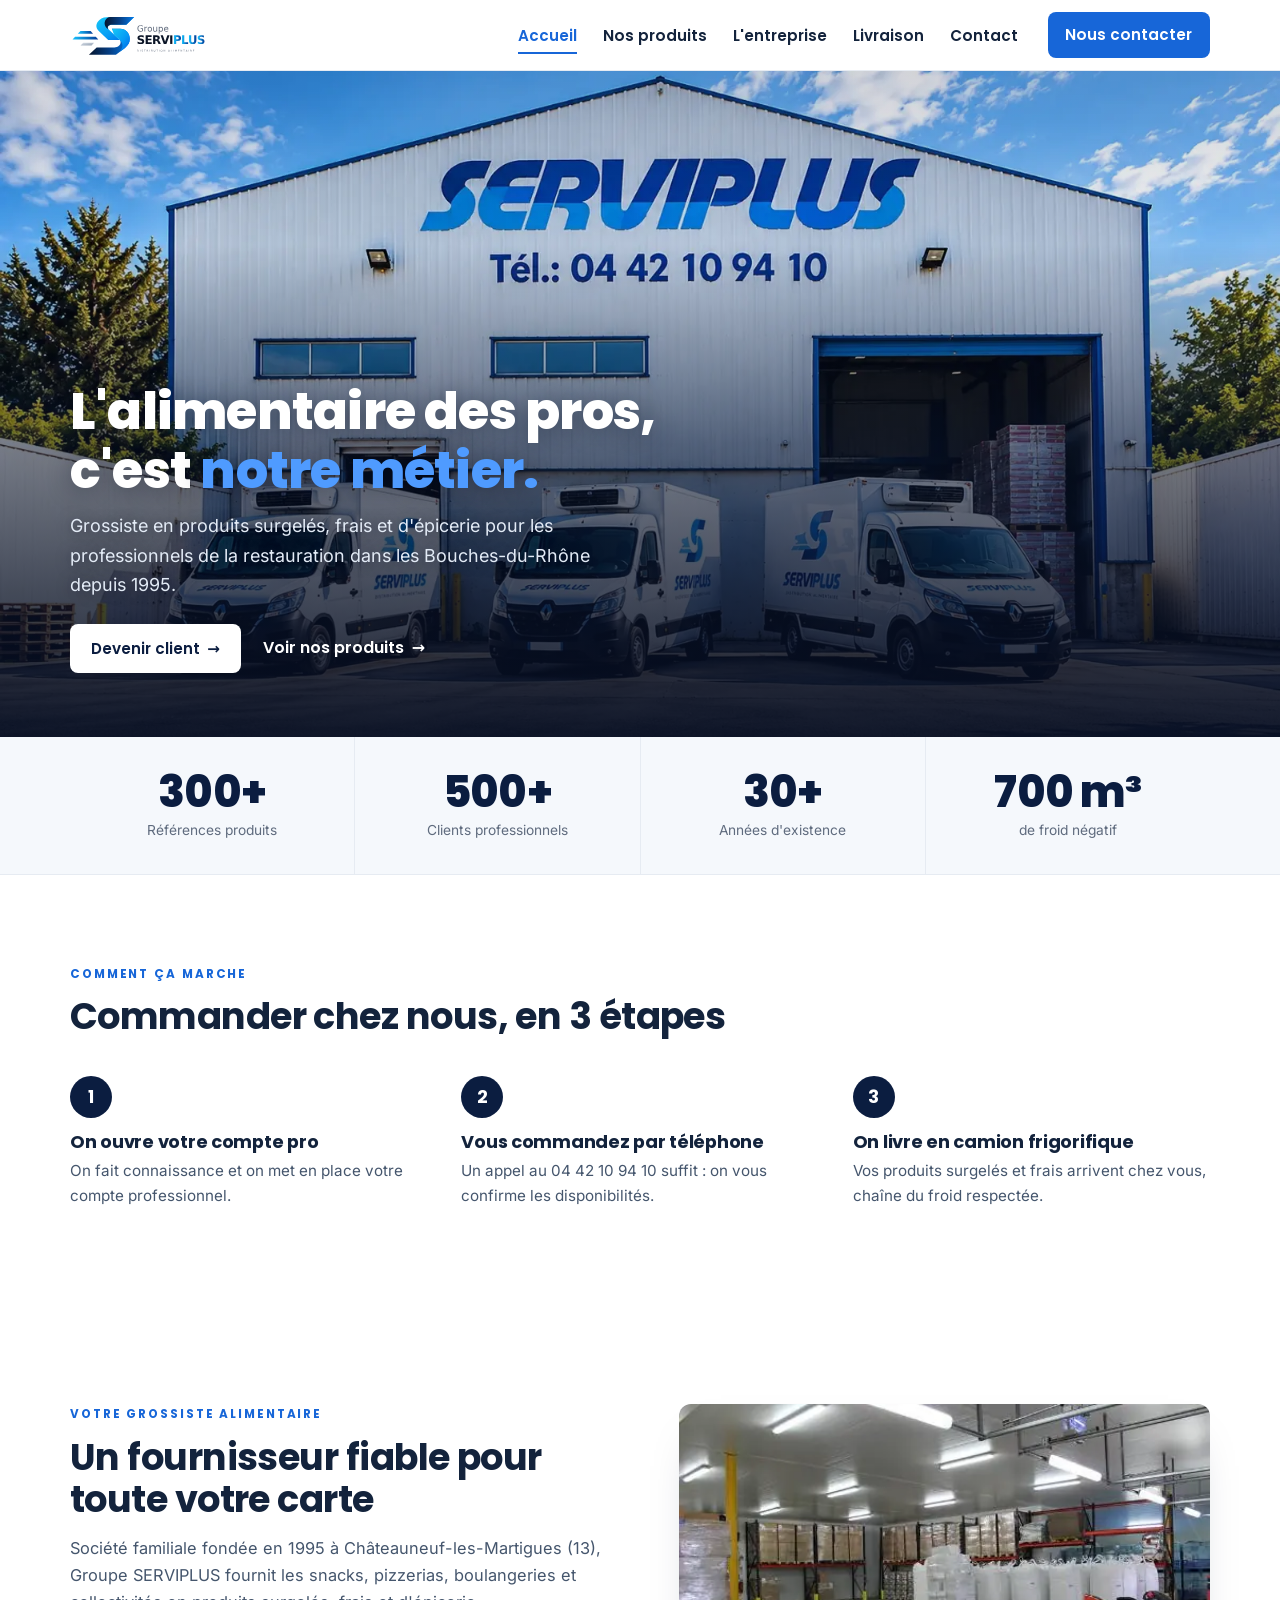
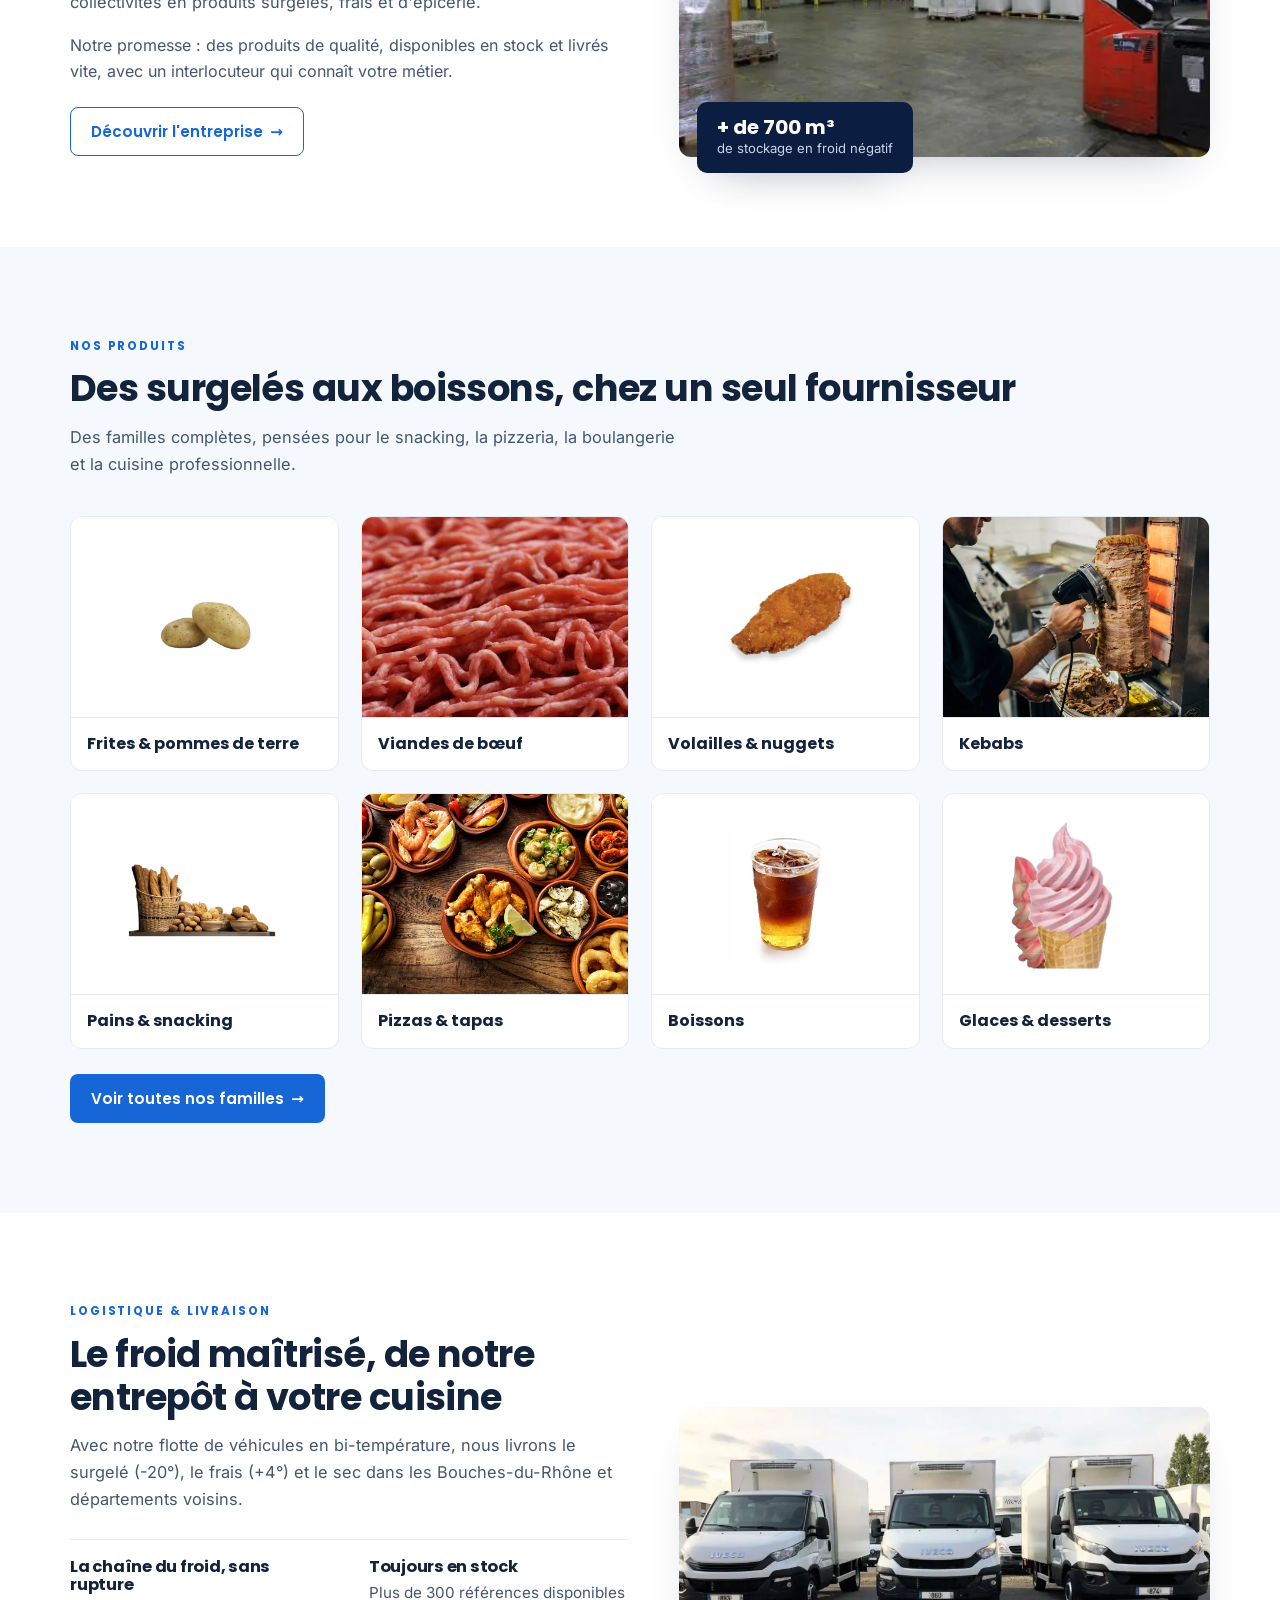
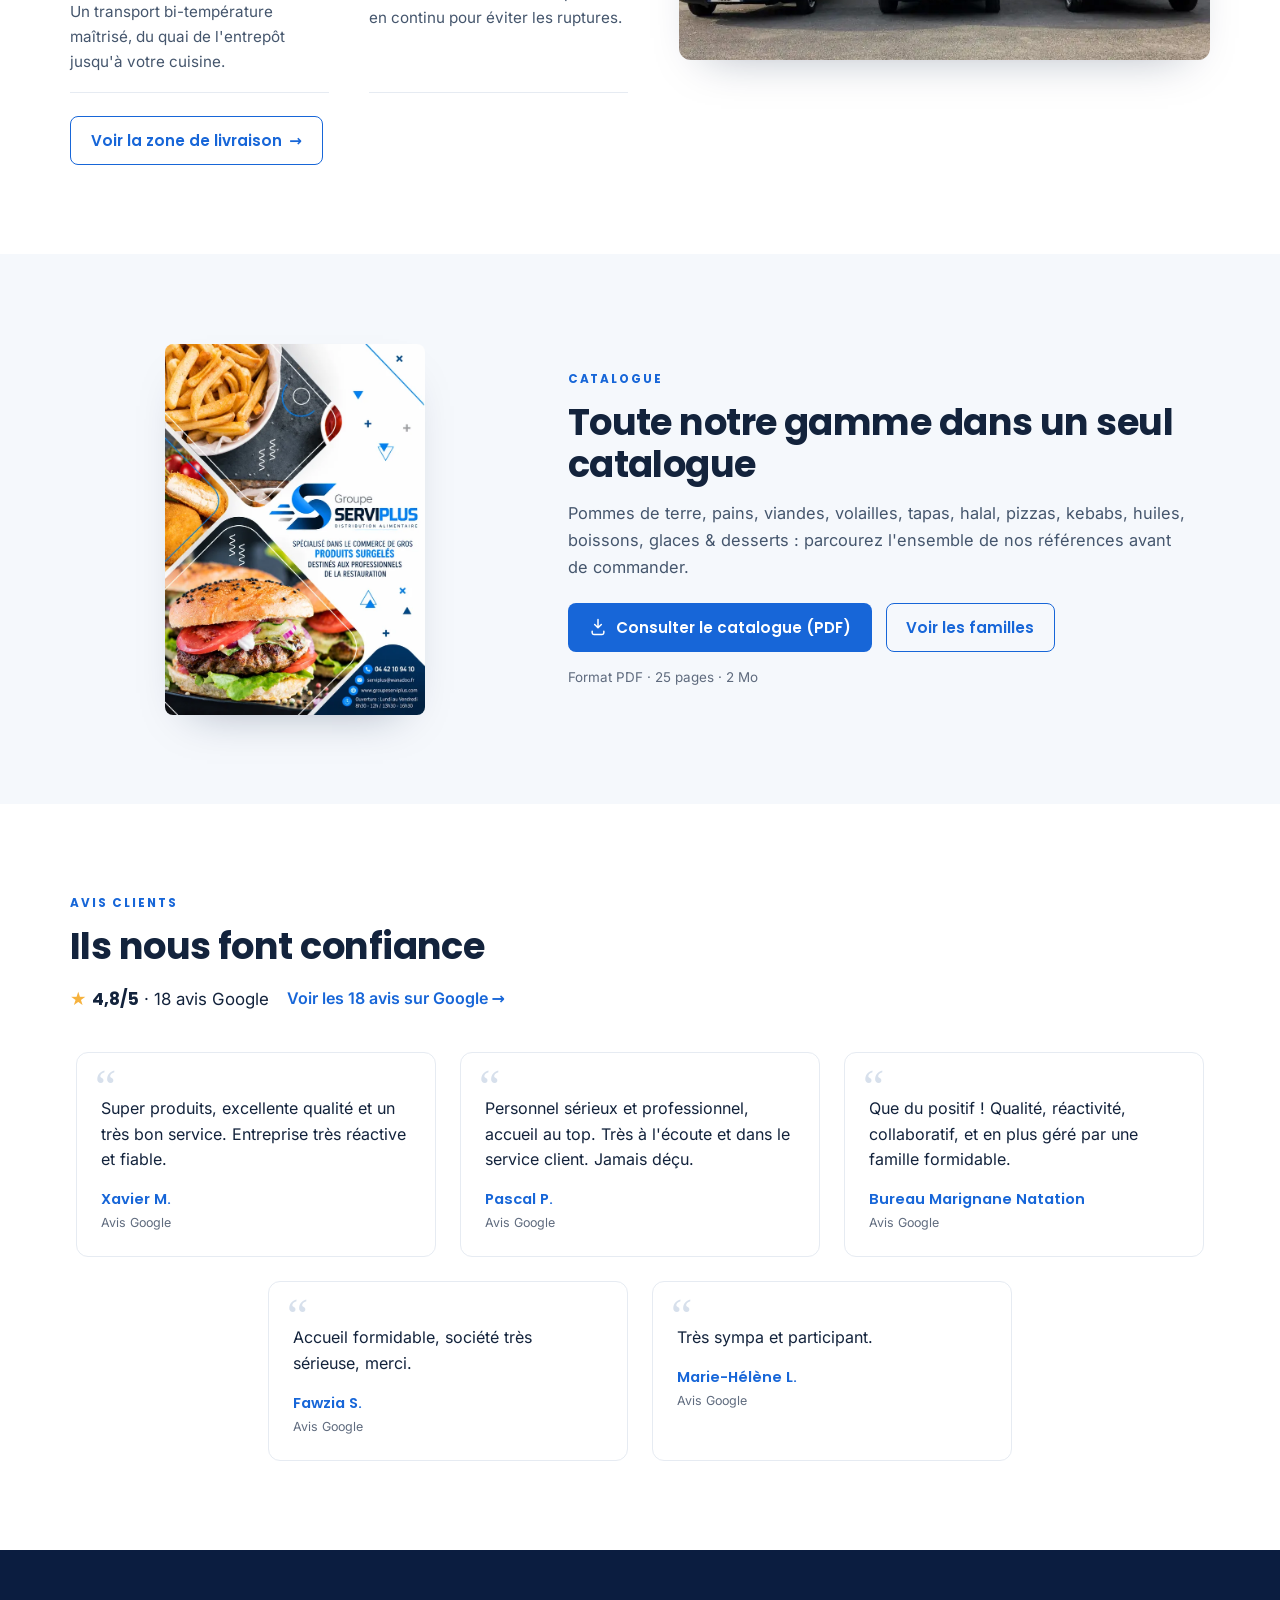
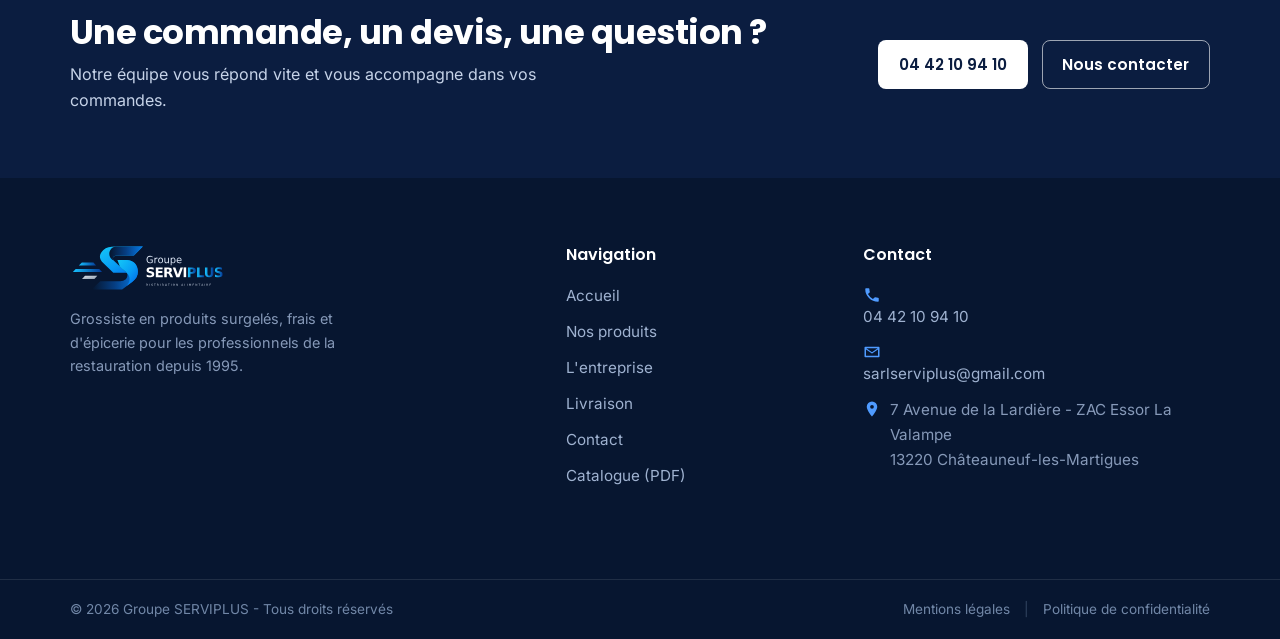
<file: index.html>
<!DOCTYPE html>
<html lang="fr">
<head>
  <meta charset="UTF-8">
  <meta name="viewport" content="width=device-width, initial-scale=1.0">
  <script>document.documentElement.classList.add('js')</script>

  <title>Groupe SERVIPLUS | Grossiste alimentaire pour professionnels - Bouches-du-Rhône</title>
  <meta name="description" content="Grossiste en produits surgelés, frais et d'épicerie pour la restauration : plus de 300 références en stock, livraison bi-température dans les Bouches-du-Rhône. Société familiale à Châteauneuf-les-Martigues depuis 1995.">
  <meta name="theme-color" content="#0b1d40">
  <link rel="canonical" href="https://www.groupeserviplus.com/">

  <link rel="icon" href="assets/logo/symbole-s.svg" type="image/svg+xml">
  <link rel="icon" href="assets/img/favicon-32.png" sizes="32x32" type="image/png">
  <link rel="apple-touch-icon" href="assets/img/favicon-180.png">

  <meta property="og:type" content="website">
  <meta property="og:site_name" content="Groupe SERVIPLUS">
  <meta property="og:title" content="Groupe SERVIPLUS | Grossiste alimentaire pour professionnels">
  <meta property="og:description" content="Produits surgelés, frais et d'épicerie pour la restauration. Livraison frigorifique dans les Bouches-du-Rhône depuis 1995.">
  <meta property="og:url" content="https://www.groupeserviplus.com/">
  <meta property="og:locale" content="fr_FR">
  <meta property="og:image" content="https://www.groupeserviplus.com/assets/img/og-image.jpg">
  <meta property="og:image:width" content="1200">
  <meta property="og:image:height" content="630">
  <meta name="twitter:card" content="summary_large_image">
  <meta name="twitter:title" content="Groupe SERVIPLUS | Grossiste alimentaire pour professionnels">
  <meta name="twitter:description" content="Produits surgelés, frais et d'épicerie pour la restauration. Livraison frigorifique dans les Bouches-du-Rhône depuis 1995.">
  <meta name="twitter:image" content="https://www.groupeserviplus.com/assets/img/og-image.jpg">

  <link rel="preload" href="assets/fonts/poppins-800.woff2" as="font" type="font/woff2" crossorigin>
  <link rel="preload" href="assets/fonts/inter-var.woff2" as="font" type="font/woff2" crossorigin>

  <link rel="preload" as="image" href="assets/img/hero-entrepot-1200.webp" imagesrcset="assets/img/hero-entrepot-480.webp 480w, assets/img/hero-entrepot-800.webp 800w, assets/img/hero-entrepot-1200.webp 1200w, assets/img/hero-entrepot-1600.webp 1600w" imagesizes="100vw" fetchpriority="high">
  <link rel="stylesheet" href="assets/css/styles.css">

  <script type="application/ld+json">
  {
    "@context": "https://schema.org",
    "@type": "LocalBusiness",
    "name": "Groupe SERVIPLUS",
    "description": "Commerce de gros de produits surgelés, frais et d'épicerie destinés aux professionnels de la restauration.",
    "url": "https://www.groupeserviplus.com/",
    "telephone": "+33442109410",
    "email": "sarlserviplus@gmail.com",
    "foundingDate": "1995-03-23",
    "legalName": "SERVIPLUS",
    "vatID": "FR27400267498",
    "image": "https://www.groupeserviplus.com/assets/img/og-image.jpg",
    "logo": "https://www.groupeserviplus.com/assets/logo/logo-serviplus.svg",
    "sameAs": ["https://share.google/cPtYVRo3e0YYLz8D6"],
    "address": {
      "@type": "PostalAddress",
      "streetAddress": "7 Avenue de la Lardière - ZAC Essor La Valampe",
      "postalCode": "13220",
      "addressLocality": "Châteauneuf-les-Martigues",
      "addressRegion": "Bouches-du-Rhône",
      "addressCountry": "FR"
    },
    "openingHoursSpecification": [
      {"@type":"OpeningHoursSpecification","dayOfWeek":["Monday","Tuesday","Wednesday","Thursday","Friday"],"opens":"08:30","closes":"12:00"},
      {"@type":"OpeningHoursSpecification","dayOfWeek":["Monday","Tuesday","Wednesday","Thursday","Friday"],"opens":"13:30","closes":"16:30"}
    ],
    "areaServed": [
      {"@type":"AdministrativeArea","name":"Bouches-du-Rhône"},
      {"@type":"City","name":"Marseille"},
      {"@type":"City","name":"Aix-en-Provence"},
      {"@type":"City","name":"Martigues"},
      {"@type":"City","name":"Salon-de-Provence"}
    ]
  }
  </script>
</head>
<body>
  <a class="skip-link" href="#contenu">Aller au contenu principal</a>

  <!-- ============ HEADER (partagé) ============ -->
  <header class="header">
    <div class="container header__inner">
      <a class="brand" href="index.html" aria-label="Groupe SERVIPLUS - Accueil">
        <img src="assets/logo/logo-serviplus.svg" alt="Groupe SERVIPLUS - Distribution alimentaire" width="190" height="53">
      </a>
      <nav class="nav" id="menu" aria-label="Navigation principale">
        <div class="nav__head">
          <img class="nav__logo" src="assets/logo/logo-serviplus-blanc.svg" alt="Groupe SERVIPLUS" width="180" height="50">
          <button class="nav__close" type="button" aria-label="Fermer le menu" data-close-menu>
            <svg viewBox="0 0 24 24" aria-hidden="true"><path d="m6 6 12 12M18 6 6 18" stroke="currentColor" stroke-width="2" fill="none" stroke-linecap="round"/></svg>
          </button>
        </div>
        <ul class="nav__list">
          <li><a href="index.html" class="nav__link is-active" aria-current="page">Accueil</a></li>
          <li><a href="produits.html" class="nav__link">Nos produits</a></li>
          <li><a href="entreprise.html" class="nav__link">L'entreprise</a></li>
          <li><a href="livraison.html" class="nav__link">Livraison</a></li>
          <li><a href="contact.html" class="nav__link">Contact</a></li>
        </ul>
        <div class="nav__foot">
          <a class="nav__phone" href="tel:+33442109410">
            <svg viewBox="0 0 24 24" aria-hidden="true"><path d="M6.6 10.8a15.9 15.9 0 0 0 6.6 6.6l2.2-2.2a1 1 0 0 1 1-.25c1.1.37 2.3.57 3.6.57a1 1 0 0 1 1 1V20a1 1 0 0 1-1 1A17 17 0 0 1 3 4a1 1 0 0 1 1-1h3.5a1 1 0 0 1 1 1c0 1.3.2 2.5.57 3.6a1 1 0 0 1-.25 1l-2.22 2.2Z" fill="currentColor"/></svg>
            04 42 10 94 10
          </a>
          <a class="btn btn--primary nav__cta" href="contact.html">Nous contacter</a>
        </div>
      </nav>
      <a class="header__call" href="tel:+33442109410" aria-label="Appeler le 04 42 10 94 10"><svg viewBox="0 0 24 24" aria-hidden="true"><path d="M6.6 10.8a15.9 15.9 0 0 0 6.6 6.6l2.2-2.2a1 1 0 0 1 1-.25c1.1.37 2.3.57 3.6.57a1 1 0 0 1 1 1V20a1 1 0 0 1-1 1A17 17 0 0 1 3 4a1 1 0 0 1 1-1h3.5a1 1 0 0 1 1 1c0 1.3.2 2.5.57 3.6a1 1 0 0 1-.25 1l-2.22 2.2Z" fill="currentColor"/></svg></a>
      <button class="burger" type="button" aria-label="Ouvrir le menu" aria-expanded="false" aria-controls="menu" data-open-menu>
        <span></span><span></span><span></span>
      </button>
    </div>
  </header>
  <div class="nav-overlay" data-close-menu hidden></div>

  <main id="contenu">

    <!-- ============ HERO ============ -->
    <section class="hero">
      <img class="hero__bg" src="assets/img/hero-entrepot-1200.webp" srcset="assets/img/hero-entrepot-480.webp 480w, assets/img/hero-entrepot-800.webp 800w, assets/img/hero-entrepot-1200.webp 1200w, assets/img/hero-entrepot-1600.webp 1600w" sizes="100vw" alt="Entrepôt du Groupe SERVIPLUS à Châteauneuf-les-Martigues : façade avec enseigne SERVIPLUS et trois camions frigorifiques floqués" width="1536" height="1024" fetchpriority="high">
      <div class="hero__overlay"></div>
      <div class="container hero__inner">
        <h1 class="hero__title">L'alimentaire des pros,<br>c'est <span class="accent">notre métier.</span></h1>
        <p class="hero__text">Grossiste en produits surgelés, frais et d'épicerie pour les professionnels de la restauration dans les Bouches-du-Rhône depuis 1995.</p>
        <div class="hero__actions">
          <a class="btn btn--white" href="contact.html#devenir-client">Devenir client<span class="btn__arrow" aria-hidden="true">→</span></a>
          <a class="hero__link" href="produits.html">Voir nos produits<span class="btn__arrow" aria-hidden="true">→</span></a>
        </div>
      </div>
    </section>

    <!-- ============ CHIFFRES CLÉS ============ -->
    <section class="stats" aria-label="Chiffres clés">
      <div class="container">
        <div class="stats__grid">
          <div class="stat"><div class="stat__num" data-count="300" data-suffix="+">300+</div><div class="stat__label">Références produits</div></div>
          <div class="stat"><div class="stat__num" data-count="500" data-suffix="+">500+</div><div class="stat__label">Clients professionnels</div></div>
          <div class="stat"><div class="stat__num" data-count="30" data-suffix="+">30+</div><div class="stat__label">Années d'existence</div></div>
          <div class="stat"><div class="stat__num" data-count="700" data-suffix=" m³">700 m³</div><div class="stat__label">de froid négatif</div></div>
        </div>
      </div>
    </section>

    <!-- ============ COMMENT ÇA MARCHE ============ -->
    <section class="section">
      <div class="container">
        <span class="kicker">Comment ça marche</span>
        <h2 class="section__title">Commander chez nous, en 3 étapes</h2>
        <ol class="steps">
          <li class="step reveal"><span class="step__num">1</span><h3>On ouvre votre compte pro</h3><p>On fait connaissance et on met en place votre compte professionnel.<!-- TODO-CLIENT: conditions d'ouverture de compte --></p></li>
          <li class="step reveal"><span class="step__num">2</span><h3>Vous commandez par téléphone</h3><p>Un appel au 04 42 10 94 10 suffit : on vous confirme les disponibilités.<!-- TODO-CLIENT: minimum de commande --></p></li>
          <li class="step reveal"><span class="step__num">3</span><h3>On livre en camion frigorifique</h3><p>Vos produits surgelés et frais arrivent chez vous, chaîne du froid respectée.<!-- TODO-CLIENT: délai et jours de tournée par secteur --></p></li>
        </ol>
      </div>
    </section>

    <!-- ============ PRÉSENTATION ENTREPRISE (courte) ============ -->
    <section class="section">
      <div class="container split">
        <div class="split__content reveal">
          <span class="kicker">Votre grossiste alimentaire</span>
          <h2 class="section__title">Un fournisseur fiable pour toute votre carte</h2>
          <p class="section__intro">Société familiale fondée en 1995 à Châteauneuf-les-Martigues (13), Groupe SERVIPLUS fournit les snacks, pizzerias, boulangeries et collectivités en produits surgelés, frais et d'épicerie.</p>
          <p>Notre promesse : des produits de qualité, disponibles en stock et livrés vite, avec un interlocuteur qui connaît votre métier.</p>
          <a class="btn btn--outline" href="entreprise.html">Découvrir l'entreprise<span class="btn__arrow" aria-hidden="true">→</span></a>
        </div>
        <div class="split__media reveal">
          <img src="assets/img/entrepot-froid.webp" alt="Entrepôt de stockage en froid négatif du Groupe SERVIPLUS" width="900" height="600" loading="lazy">
          <div class="split__badge"><span><strong>+ de 700 m³</strong>de stockage en froid négatif</span></div>
        </div>
      </div>
    </section>

    <!-- ============ APERÇU PRODUITS ============ -->
    <section class="section section--off">
      <div class="container">
        <span class="kicker">Nos produits</span>
        <h2 class="section__title">Des surgelés aux boissons, chez un seul fournisseur</h2>
        <p class="section__intro">Des familles complètes, pensées pour le snacking, la pizzeria, la boulangerie et la cuisine professionnelle.</p>
        <ul class="families">
          <li><a class="family is-packshot" href="produits.html#pommes-de-terre"><img src="assets/img/cat-frites.webp" alt="Frites et pommes de terre surgelées" width="260" height="260" loading="lazy"><span class="family__label">Frites &amp; pommes de terre</span></a></li>
          <li><a class="family" href="produits.html#boeuf"><img src="assets/img/cat-viandes.webp" alt="Viandes de bœuf et steaks hachés" width="320" height="240" loading="lazy"><span class="family__label">Viandes de bœuf</span></a></li>
          <li><a class="family is-packshot" href="produits.html#volaille"><img src="assets/img/cat-volaille.webp" alt="Volaille et nuggets" width="260" height="260" loading="lazy"><span class="family__label">Volailles &amp; nuggets</span></a></li>
          <li><a class="family" href="produits.html#kebab"><img src="assets/img/cat-kebabs.webp" alt="Produits pour kebabs" width="320" height="240" loading="lazy"><span class="family__label">Kebabs</span></a></li>
          <li><a class="family is-packshot" href="produits.html#pains"><img src="assets/img/cat-pains.webp" alt="Pains et pains hamburger" width="260" height="260" loading="lazy"><span class="family__label">Pains &amp; snacking</span></a></li>
          <li><a class="family" href="produits.html#tapas"><img src="assets/img/cat-pizzas.webp" alt="Produits pour pizzas et tapas" width="320" height="240" loading="lazy"><span class="family__label">Pizzas &amp; tapas</span></a></li>
          <li><a class="family is-packshot" href="produits.html#boissons"><img src="assets/img/cat-boissons.webp" alt="Boissons et sodas" width="260" height="260" loading="lazy"><span class="family__label">Boissons</span></a></li>
          <li><a class="family is-packshot" href="produits.html#glaces"><img src="assets/img/cat-glaces.webp" alt="Glaces et desserts" width="260" height="260" loading="lazy"><span class="family__label">Glaces &amp; desserts</span></a></li>
        </ul>
        <p class="u-mt-16"><a class="btn btn--primary" href="produits.html">Voir toutes nos familles<span class="btn__arrow" aria-hidden="true">→</span></a></p>
      </div>
    </section>

    <!-- ============ ENTREPÔT & DISTRIBUTION ============ -->
    <section class="section">
      <div class="container split split--reverse">
        <div class="split__media reveal">
          <img src="assets/img/camions.webp" alt="Flotte de camions frigorifiques du Groupe SERVIPLUS" width="1100" height="524" loading="lazy">
        </div>
        <div class="split__content reveal">
          <span class="kicker">Logistique &amp; livraison</span>
          <h2 class="section__title">Le froid maîtrisé, de notre entrepôt à votre cuisine</h2>
          <p class="section__intro">Avec notre flotte de véhicules en bi-température, nous livrons le surgelé (-20°), le frais (+4°) et le sec dans les Bouches-du-Rhône et départements voisins.</p>
          <div class="points">
            <div class="point"><h3>La chaîne du froid, sans rupture</h3><p>Un transport bi-température maîtrisé, du quai de l'entrepôt jusqu'à votre cuisine.</p></div>
            <div class="point"><h3>Toujours en stock</h3><p>Plus de 300 références disponibles en continu pour éviter les ruptures.</p></div>
          </div>
          <a class="btn btn--outline" href="livraison.html">Voir la zone de livraison<span class="btn__arrow" aria-hidden="true">→</span></a>
        </div>
      </div>
    </section>

    <!-- ============ CATALOGUE ============ -->
    <section class="section section--off">
      <div class="container cat">
        <div class="cat__cover reveal">
          <img src="assets/img/catalogue-couverture.webp" alt="Couverture du catalogue produits du Groupe SERVIPLUS" width="640" height="913" loading="lazy">
        </div>
        <div class="cat__content reveal">
          <span class="kicker">Catalogue</span>
          <h2 class="section__title">Toute notre gamme dans un seul catalogue</h2>
          <p class="section__intro">Pommes de terre, pains, viandes, volailles, tapas, halal, pizzas, kebabs, huiles, boissons, glaces &amp; desserts : parcourez l'ensemble de nos références avant de commander.</p>
          <div class="cat__actions">
            <a class="btn btn--primary" href="assets/catalogue/catalogue-serviplus.pdf" target="_blank" rel="noopener">
              <svg class="btn__ico" width="20" height="20" viewBox="0 0 24 24" aria-hidden="true"><path d="M12 3v10m0 0 4-4m-4 4-4-4M5 17v2a2 2 0 0 0 2 2h10a2 2 0 0 0 2-2v-2" fill="none" stroke="currentColor" stroke-width="1.8" stroke-linecap="round" stroke-linejoin="round"/></svg>
              Consulter le catalogue (PDF)
            </a>
            <a class="btn btn--outline" href="produits.html">Voir les familles</a>
          </div>
          <p class="cat__note">Format PDF &middot; 25 pages &middot; 2 Mo</p>
        </div>
      </div>
    </section>

    <!-- ============ AVIS CLIENTS ============ -->
    <section class="section">
      <div class="container">
        <span class="kicker">Avis clients</span>
        <h2 class="section__title">Ils nous font confiance</h2>
        <div class="reviews__head">
          <p class="reviews__rating"><span class="reviews__stars" aria-hidden="true">★</span> <strong>4,8/5</strong> · 18 avis Google</p>
          <a class="link" href="https://share.google/cPtYVRo3e0YYLz8D6" target="_blank" rel="noopener">Voir les 18 avis sur Google →</a>
        </div>
        <div class="reviews__grid">
          <blockquote class="review reveal"><p class="review__quote">Super produits, excellente qualité et un très bon service. Entreprise très réactive et fiable.</p><footer class="review__author">Xavier M.<span class="review__src">Avis Google</span></footer></blockquote>
          <blockquote class="review reveal"><p class="review__quote">Personnel sérieux et professionnel, accueil au top. Très à l'écoute et dans le service client. Jamais déçu.</p><footer class="review__author">Pascal P.<span class="review__src">Avis Google</span></footer></blockquote>
          <blockquote class="review reveal"><p class="review__quote">Que du positif ! Qualité, réactivité, collaboratif, et en plus géré par une famille formidable.</p><footer class="review__author">Bureau Marignane Natation<span class="review__src">Avis Google</span></footer></blockquote>
          <blockquote class="review reveal"><p class="review__quote">Accueil formidable, société très sérieuse, merci.</p><footer class="review__author">Fawzia S.<span class="review__src">Avis Google</span></footer></blockquote>
          <blockquote class="review reveal"><p class="review__quote">Très sympa et participant.</p><footer class="review__author">Marie-Hélène L.<span class="review__src">Avis Google</span></footer></blockquote>
        </div>
      </div>
    </section>

    <!-- ============ CTA CONTACT ============ -->
    <section class="cta" id="contact">
      <div class="container cta__inner">
        <div>
          <h2>Une commande, un devis, une question&nbsp;?</h2>
          <p>Notre équipe vous répond vite et vous accompagne dans vos commandes.</p>
        </div>
        <div class="cta__actions">
          <a class="btn btn--white" href="tel:+33442109410">04 42 10 94 10</a>
          <a class="btn btn--ghost-light" href="contact.html">Nous contacter</a>
        </div>
      </div>
    </section>

  </main>

  <!-- ============ FOOTER (partagé) ============ -->
  <footer class="footer">
    <div class="container footer__inner">
      <div class="footer__brand">
        <img src="assets/logo/logo-serviplus-blanc.svg" alt="Groupe SERVIPLUS" width="210" height="59">
        <p class="footer__tagline">Grossiste en produits surgelés, frais et d'épicerie pour les professionnels de la restauration depuis 1995.</p>
      </div>
      <nav class="footer__col footer__acc" aria-label="Navigation du pied de page">
        <button class="footer__acc-head" type="button" aria-expanded="false">Navigation
          <svg class="footer__acc-chevron" viewBox="0 0 24 24" aria-hidden="true"><path d="m6 9 6 6 6-6" fill="none" stroke="currentColor" stroke-width="2" stroke-linecap="round" stroke-linejoin="round"/></svg>
        </button>
        <div class="footer__acc-body">
          <ul role="list">
            <li><a href="index.html">Accueil</a></li>
            <li><a href="produits.html">Nos produits</a></li>
            <li><a href="entreprise.html">L'entreprise</a></li>
            <li><a href="livraison.html">Livraison</a></li>
            <li><a href="contact.html">Contact</a></li>
            <li><a href="assets/catalogue/catalogue-serviplus.pdf" target="_blank" rel="noopener">Catalogue (PDF)</a></li>
          </ul>
        </div>
      </nav>
      <div class="footer__col footer__acc is-open">
        <button class="footer__acc-head" type="button" aria-expanded="true">Contact
          <svg class="footer__acc-chevron" viewBox="0 0 24 24" aria-hidden="true"><path d="m6 9 6 6 6-6" fill="none" stroke="currentColor" stroke-width="2" stroke-linecap="round" stroke-linejoin="round"/></svg>
        </button>
        <div class="footer__acc-body">
          <ul class="footer__contact" role="list">
            <li><a href="tel:+33442109410"><svg class="ico" aria-hidden="true" viewBox="0 0 24 24"><path d="M6.6 10.8a15.9 15.9 0 0 0 6.6 6.6l2.2-2.2a1 1 0 0 1 1-.25c1.1.37 2.3.57 3.6.57a1 1 0 0 1 1 1V20a1 1 0 0 1-1 1A17 17 0 0 1 3 4a1 1 0 0 1 1-1h3.5a1 1 0 0 1 1 1c0 1.3.2 2.5.57 3.6a1 1 0 0 1-.25 1l-2.22 2.2Z"/></svg>04 42 10 94 10</a></li>
            <li><a href="mailto:sarlserviplus@gmail.com"><svg class="ico" aria-hidden="true" viewBox="0 0 24 24"><path d="M3 5h18a1 1 0 0 1 1 1v12a1 1 0 0 1-1 1H3a1 1 0 0 1-1-1V6a1 1 0 0 1 1-1Zm1.4 2 7.6 5.3L19.6 7H4.4ZM20 8.5l-7.4 5.2a1 1 0 0 1-1.2 0L4 8.5V17h16V8.5Z"/></svg>sarlserviplus@gmail.com</a></li>
            <li class="footer__addr"><svg class="ico" aria-hidden="true" viewBox="0 0 24 24"><path d="M12 2a7 7 0 0 0-7 7c0 5 7 13 7 13s7-8 7-13a7 7 0 0 0-7-7Zm0 9.5A2.5 2.5 0 1 1 12 6.5a2.5 2.5 0 0 1 0 5Z"/></svg><span>7 Avenue de la Lardière - ZAC Essor La Valampe<br>13220 Châteauneuf-les-Martigues</span></li>
          </ul>
        </div>
      </div>
    </div>
    <div class="footer__bottom">
      <div class="container footer__bottom-inner">
        <p>&copy; 2026 Groupe SERVIPLUS - Tous droits réservés</p>
        <p class="footer__legal">
          <a href="mentions-legales.html">Mentions légales</a><span aria-hidden="true">|</span><a href="mentions-legales.html#donnees">Politique de confidentialité</a>
        </p>
      </div>
    </div>
  </footer>

  <button class="to-top" type="button" aria-label="Revenir en haut de la page" data-to-top>
    <svg viewBox="0 0 24 24" aria-hidden="true"><path d="M12 5 5 12m7-7 7 7M12 5v15" fill="none" stroke="currentColor" stroke-width="2" stroke-linecap="round" stroke-linejoin="round"/></svg>
  </button>

  <nav class="mobilebar" aria-label="Actions rapides">
    <a class="mobilebar__btn mobilebar__call" href="tel:+33442109410"><svg viewBox="0 0 24 24" aria-hidden="true"><path d="M6.6 10.8a15.9 15.9 0 0 0 6.6 6.6l2.2-2.2a1 1 0 0 1 1-.25c1.1.37 2.3.57 3.6.57a1 1 0 0 1 1 1V20a1 1 0 0 1-1 1A17 17 0 0 1 3 4a1 1 0 0 1 1-1h3.5a1 1 0 0 1 1 1c0 1.3.2 2.5.57 3.6a1 1 0 0 1-.25 1l-2.22 2.2Z" fill="currentColor"/></svg>Appeler</a>
    <a class="mobilebar__btn mobilebar__cta" href="contact.html#devenir-client">Devenir client</a>
  </nav>

  <script src="assets/js/main.js" defer></script>
</body>
</html>
</file>
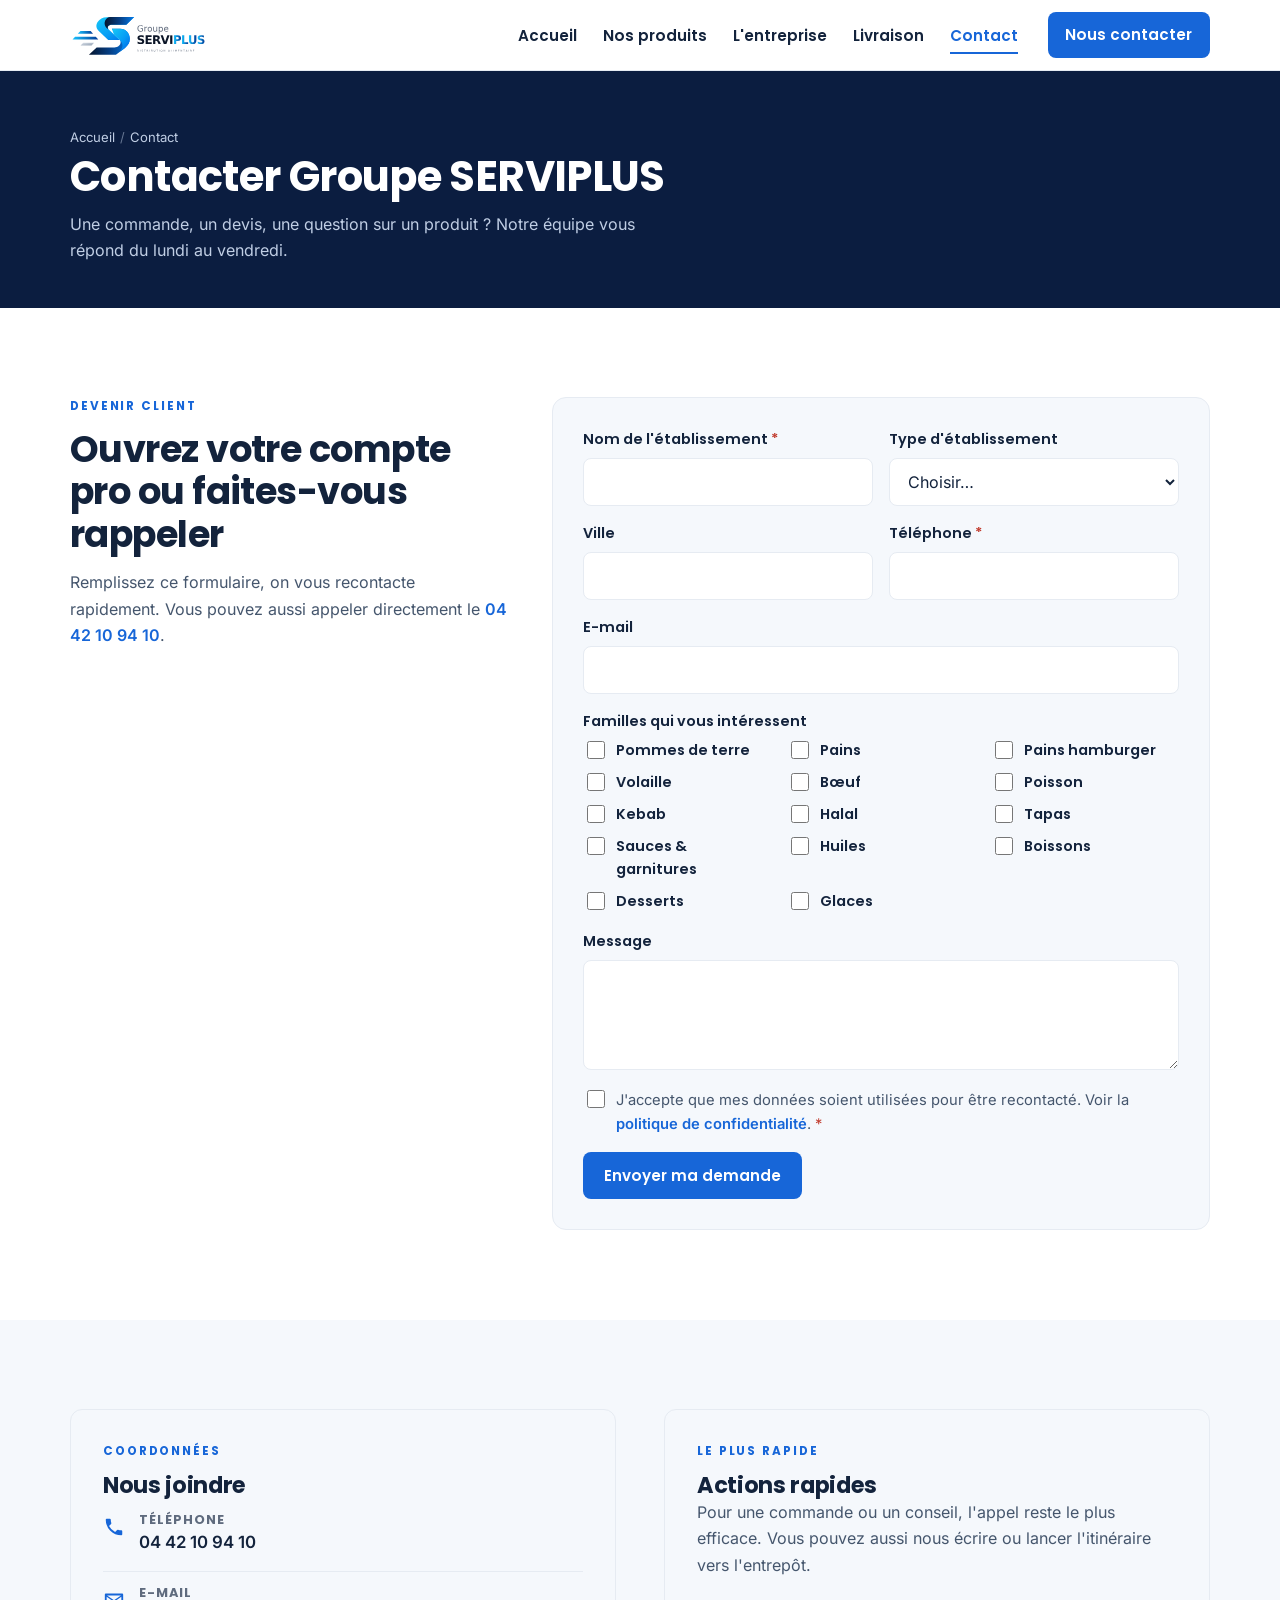
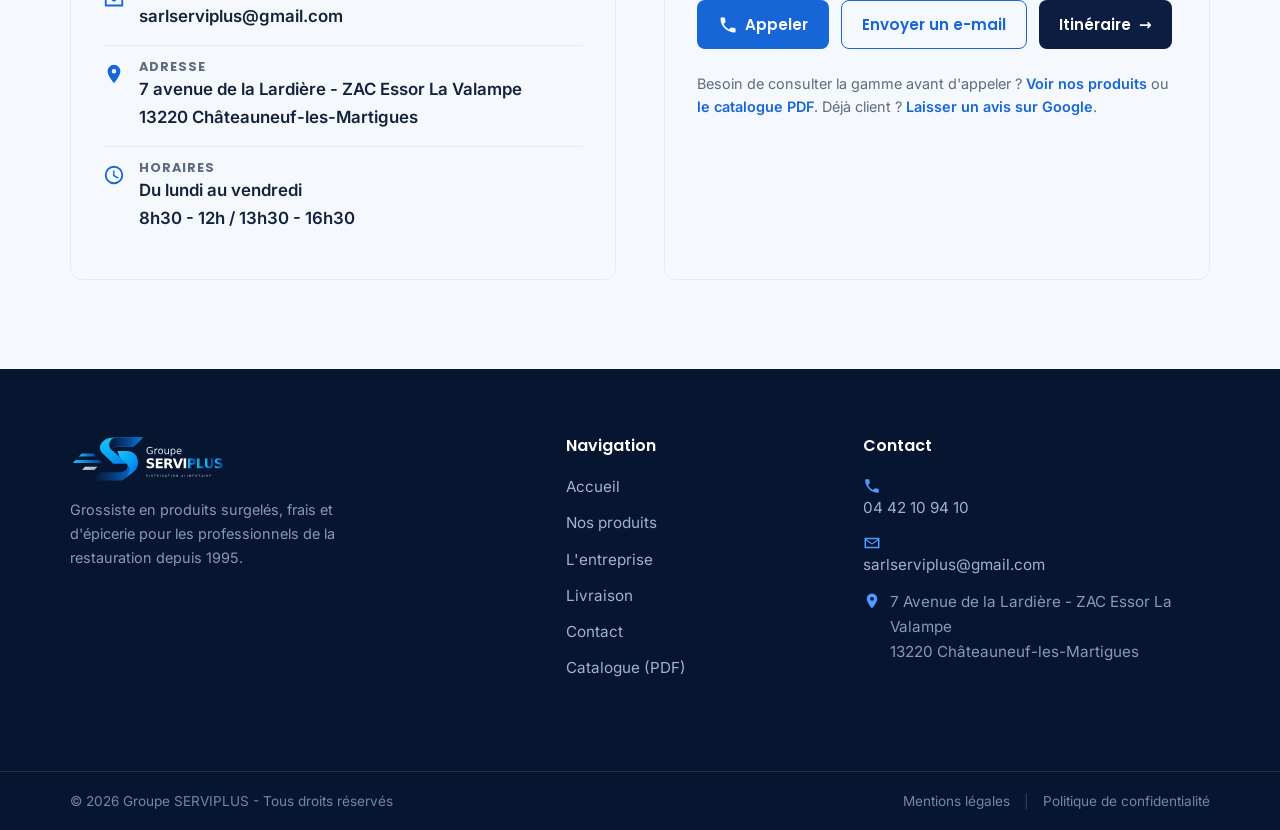
<file: contact.html>
<!DOCTYPE html>
<html lang="fr">
<head>
  <meta charset="UTF-8">
  <meta name="viewport" content="width=device-width, initial-scale=1.0">
  <script>document.documentElement.classList.add('js')</script>

  <title>Contact | Groupe SERVIPLUS, grossiste alimentaire à Châteauneuf-les-Martigues</title>
  <meta name="description" content="Contactez Groupe SERVIPLUS à Châteauneuf-les-Martigues (13) : téléphone 04 42 10 94 10, e-mail sarlserviplus@gmail.com, 7 avenue de la Lardière - ZAC Essor La Valampe. Du lundi au vendredi.">
  <meta name="theme-color" content="#0b1d40">
  <link rel="canonical" href="https://www.groupeserviplus.com/contact.html">

  <link rel="icon" href="assets/logo/symbole-s.svg" type="image/svg+xml">
  <link rel="icon" href="assets/img/favicon-32.png" sizes="32x32" type="image/png">
  <link rel="apple-touch-icon" href="assets/img/favicon-180.png">

  <meta property="og:type" content="website">
  <meta property="og:site_name" content="Groupe SERVIPLUS">
  <meta property="og:title" content="Contact | Groupe SERVIPLUS">
  <meta property="og:description" content="Nous contacter : téléphone, e-mail et adresse à Châteauneuf-les-Martigues (13).">
  <meta property="og:url" content="https://www.groupeserviplus.com/contact.html">
  <meta property="og:locale" content="fr_FR">
  <meta property="og:image" content="https://www.groupeserviplus.com/assets/img/og-image.jpg">

  <link rel="preload" href="assets/fonts/poppins-800.woff2" as="font" type="font/woff2" crossorigin>
  <link rel="preload" href="assets/fonts/inter-var.woff2" as="font" type="font/woff2" crossorigin>
  <link rel="stylesheet" href="assets/css/styles.css">

  <script type="application/ld+json">
  {
    "@context":"https://schema.org","@type":"LocalBusiness","name":"Groupe SERVIPLUS",
    "url":"https://www.groupeserviplus.com/contact.html","telephone":"+33442109410","email":"sarlserviplus@gmail.com",
    "image":"https://www.groupeserviplus.com/assets/img/og-image.jpg","foundingDate":"1995-03-23",
    "legalName":"SERVIPLUS","vatID":"FR27400267498","sameAs":["https://share.google/cPtYVRo3e0YYLz8D6"],
    "address":{"@type":"PostalAddress","streetAddress":"7 Avenue de la Lardière - ZAC Essor La Valampe","postalCode":"13220","addressLocality":"Châteauneuf-les-Martigues","addressRegion":"Bouches-du-Rhône","addressCountry":"FR"},
    "openingHoursSpecification":[
      {"@type":"OpeningHoursSpecification","dayOfWeek":["Monday","Tuesday","Wednesday","Thursday","Friday"],"opens":"08:30","closes":"12:00"},
      {"@type":"OpeningHoursSpecification","dayOfWeek":["Monday","Tuesday","Wednesday","Thursday","Friday"],"opens":"13:30","closes":"16:30"}]
  }
  </script>
</head>
<body>
  <a class="skip-link" href="#contenu">Aller au contenu principal</a>

  <header class="header">
    <div class="container header__inner">
      <a class="brand" href="index.html" aria-label="Groupe SERVIPLUS - Accueil">
        <img src="assets/logo/logo-serviplus.svg" alt="Groupe SERVIPLUS - Distribution alimentaire" width="190" height="53">
      </a>
      <nav class="nav" id="menu" aria-label="Navigation principale">
        <div class="nav__head">
          <img class="nav__logo" src="assets/logo/logo-serviplus-blanc.svg" alt="Groupe SERVIPLUS" width="180" height="50">
          <button class="nav__close" type="button" aria-label="Fermer le menu" data-close-menu>
            <svg viewBox="0 0 24 24" aria-hidden="true"><path d="m6 6 12 12M18 6 6 18" stroke="currentColor" stroke-width="2" fill="none" stroke-linecap="round"/></svg>
          </button>
        </div>
        <ul class="nav__list">
          <li><a href="index.html" class="nav__link">Accueil</a></li>
          <li><a href="produits.html" class="nav__link">Nos produits</a></li>
          <li><a href="entreprise.html" class="nav__link">L'entreprise</a></li>
          <li><a href="livraison.html" class="nav__link">Livraison</a></li>
          <li><a href="contact.html" class="nav__link is-active" aria-current="page">Contact</a></li>
        </ul>
        <div class="nav__foot">
          <a class="nav__phone" href="tel:+33442109410">
            <svg viewBox="0 0 24 24" aria-hidden="true"><path d="M6.6 10.8a15.9 15.9 0 0 0 6.6 6.6l2.2-2.2a1 1 0 0 1 1-.25c1.1.37 2.3.57 3.6.57a1 1 0 0 1 1 1V20a1 1 0 0 1-1 1A17 17 0 0 1 3 4a1 1 0 0 1 1-1h3.5a1 1 0 0 1 1 1c0 1.3.2 2.5.57 3.6a1 1 0 0 1-.25 1l-2.22 2.2Z" fill="currentColor"/></svg>
            04 42 10 94 10
          </a>
          <a class="btn btn--primary nav__cta" href="contact.html">Nous contacter</a>
        </div>
      </nav>
      <a class="header__call" href="tel:+33442109410" aria-label="Appeler le 04 42 10 94 10"><svg viewBox="0 0 24 24" aria-hidden="true"><path d="M6.6 10.8a15.9 15.9 0 0 0 6.6 6.6l2.2-2.2a1 1 0 0 1 1-.25c1.1.37 2.3.57 3.6.57a1 1 0 0 1 1 1V20a1 1 0 0 1-1 1A17 17 0 0 1 3 4a1 1 0 0 1 1-1h3.5a1 1 0 0 1 1 1c0 1.3.2 2.5.57 3.6a1 1 0 0 1-.25 1l-2.22 2.2Z" fill="currentColor"/></svg></a>
      <button class="burger" type="button" aria-label="Ouvrir le menu" aria-expanded="false" aria-controls="menu" data-open-menu>
        <span></span><span></span><span></span>
      </button>
    </div>
  </header>
  <div class="nav-overlay" data-close-menu hidden></div>

  <main id="contenu">

    <section class="pagehead">
      <div class="container">
        <p class="crumb"><a href="index.html">Accueil</a><span aria-hidden="true">/</span>Contact</p>
        <h1>Contacter Groupe SERVIPLUS</h1>
        <p>Une commande, un devis, une question sur un produit ? Notre équipe vous répond du lundi au vendredi.</p>
      </div>
    </section>

    <!-- ============ DEVENIR CLIENT (formulaire) ============ -->
    <section class="section" id="devenir-client">
      <div class="container">
        <div class="formwrap">
          <div class="formwrap__intro">
            <span class="kicker">Devenir client</span>
            <h2 class="section__title">Ouvrez votre compte pro ou faites-vous rappeler</h2>
            <p>Remplissez ce formulaire, on vous recontacte rapidement. Vous pouvez aussi appeler directement le <a class="link" href="tel:+33442109410">04 42 10 94 10</a>.</p>
          </div>
          <!-- TODO-CLIENT: adresse de test. En prod, remplacer flopezoanes@gmail.com par sarlserviplus@gmail.com -->
          <form class="form" id="contact-form" action="https://formsubmit.co/flopezoanes@gmail.com" method="POST" novalidate>
            <input type="hidden" name="_subject" value="Nouveau contact pro - site SERVIPLUS">
            <input type="hidden" name="_template" value="table">
            <input type="hidden" name="_captcha" value="false">
            <input type="text" name="_honey" class="hp" tabindex="-1" autocomplete="off" aria-hidden="true">

            <div class="form__row">
              <div class="field">
                <label for="f-etab">Nom de l'établissement <span class="req">*</span></label>
                <input id="f-etab" name="etablissement" type="text" required autocomplete="organization" aria-describedby="f-etab-err">
                <p class="field__err" id="f-etab-err" hidden>Merci d'indiquer le nom de votre établissement.</p>
              </div>
              <div class="field">
                <label for="f-type">Type d'établissement</label>
                <select id="f-type" name="type">
                  <option value="">Choisir…</option>
                  <option>Snack</option>
                  <option>Pizzeria</option>
                  <option>Boulangerie</option>
                  <option>Restaurant</option>
                  <option>Collectivité</option>
                  <option>Autre</option>
                </select>
              </div>
            </div>

            <div class="form__row">
              <div class="field">
                <label for="f-ville">Ville</label>
                <input id="f-ville" name="ville" type="text" autocomplete="address-level2">
              </div>
              <div class="field">
                <label for="f-tel">Téléphone <span class="req">*</span></label>
                <input id="f-tel" name="telephone" type="tel" required autocomplete="tel" inputmode="tel" aria-describedby="f-tel-err">
                <p class="field__err" id="f-tel-err" hidden>Merci d'indiquer un numéro de téléphone.</p>
              </div>
            </div>

            <div class="field">
              <label for="f-email">E-mail</label>
              <input id="f-email" name="email" type="email" autocomplete="email">
            </div>

            <fieldset class="field fieldset">
              <legend>Familles qui vous intéressent</legend>
              <div class="checks">
                <label class="check"><input type="checkbox" name="familles[]" value="Pommes de terre"> Pommes de terre</label>
                <label class="check"><input type="checkbox" name="familles[]" value="Pains"> Pains</label>
                <label class="check"><input type="checkbox" name="familles[]" value="Pains hamburger"> Pains hamburger</label>
                <label class="check"><input type="checkbox" name="familles[]" value="Volaille"> Volaille</label>
                <label class="check"><input type="checkbox" name="familles[]" value="Bœuf"> Bœuf</label>
                <label class="check"><input type="checkbox" name="familles[]" value="Poisson"> Poisson</label>
                <label class="check"><input type="checkbox" name="familles[]" value="Kebab"> Kebab</label>
                <label class="check"><input type="checkbox" name="familles[]" value="Halal"> Halal</label>
                <label class="check"><input type="checkbox" name="familles[]" value="Tapas"> Tapas</label>
                <label class="check"><input type="checkbox" name="familles[]" value="Sauces & garnitures"> Sauces &amp; garnitures</label>
                <label class="check"><input type="checkbox" name="familles[]" value="Huiles"> Huiles</label>
                <label class="check"><input type="checkbox" name="familles[]" value="Boissons"> Boissons</label>
                <label class="check"><input type="checkbox" name="familles[]" value="Desserts"> Desserts</label>
                <label class="check"><input type="checkbox" name="familles[]" value="Glaces"> Glaces</label>
              </div>
            </fieldset>

            <div class="field">
              <label for="f-msg">Message</label>
              <textarea id="f-msg" name="message" rows="4" autocomplete="off"></textarea>
            </div>

            <label class="check check--consent">
              <input type="checkbox" name="consentement" required aria-describedby="f-consent-err">
              <span>J'accepte que mes données soient utilisées pour être recontacté. Voir la <a class="link" href="mentions-legales.html#donnees">politique de confidentialité</a>. <span class="req">*</span></span>
            </label>
            <p class="field__err" id="f-consent-err" hidden>Merci de cocher cette case pour continuer.</p>

            <button type="submit" class="btn btn--primary form__submit">Envoyer ma demande</button>
            <p class="form__status" id="form-status" role="status" aria-live="polite" hidden></p>
          </form>
        </div>
      </div>
    </section>

    <section class="section section--off">
      <div class="container contact">
        <!-- Coordonnées -->
        <div class="contact__card reveal">
          <span class="kicker">Coordonnées</span>
          <h2 class="section__title is-sm">Nous joindre</h2>
          <div class="contact__row">
            <svg class="ico" aria-hidden="true" viewBox="0 0 24 24"><path d="M6.6 10.8a15.9 15.9 0 0 0 6.6 6.6l2.2-2.2a1 1 0 0 1 1-.25c1.1.37 2.3.57 3.6.57a1 1 0 0 1 1 1V20a1 1 0 0 1-1 1A17 17 0 0 1 3 4a1 1 0 0 1 1-1h3.5a1 1 0 0 1 1 1c0 1.3.2 2.5.57 3.6a1 1 0 0 1-.25 1l-2.22 2.2Z" fill="currentColor"/></svg>
            <div><h3>Téléphone</h3><a href="tel:+33442109410">04 42 10 94 10</a></div>
          </div>
          <div class="contact__row">
            <svg class="ico" aria-hidden="true" viewBox="0 0 24 24"><path d="M3 5h18a1 1 0 0 1 1 1v12a1 1 0 0 1-1 1H3a1 1 0 0 1-1-1V6a1 1 0 0 1 1-1Zm1.4 2 7.6 5.3L19.6 7H4.4ZM20 8.5l-7.4 5.2a1 1 0 0 1-1.2 0L4 8.5V17h16V8.5Z" fill="currentColor"/></svg>
            <div><h3>E-mail</h3><a href="mailto:sarlserviplus@gmail.com">sarlserviplus@gmail.com</a></div>
          </div>
          <div class="contact__row">
            <svg class="ico" aria-hidden="true" viewBox="0 0 24 24"><path d="M12 2a7 7 0 0 0-7 7c0 5 7 13 7 13s7-8 7-13a7 7 0 0 0-7-7Zm0 9.5A2.5 2.5 0 1 1 12 6.5a2.5 2.5 0 0 1 0 5Z" fill="currentColor"/></svg>
            <div><h3>Adresse</h3><p>7 avenue de la Lardière - ZAC Essor La Valampe<br>13220 Châteauneuf-les-Martigues</p></div>
          </div>
          <div class="contact__row">
            <svg class="ico" aria-hidden="true" viewBox="0 0 24 24"><path d="M12 2a10 10 0 1 0 0 20 10 10 0 0 0 0-20Zm0 18a8 8 0 1 1 0-16 8 8 0 0 1 0 16Zm.5-13H11v6l5.2 3.1.8-1.3-4.5-2.7V7Z" fill="currentColor"/></svg>
            <div><h3>Horaires</h3><p>Du lundi au vendredi<br>8h30 - 12h&nbsp;/&nbsp;13h30 - 16h30</p></div>
          </div>
        </div>

        <!-- Actions rapides -->
        <div class="contact__card reveal">
          <span class="kicker">Le plus rapide</span>
          <h2 class="section__title is-sm">Actions rapides</h2>
          <p>Pour une commande ou un conseil, l'appel reste le plus efficace. Vous pouvez aussi nous écrire ou lancer l'itinéraire vers l'entrepôt.</p>
          <div class="contact__actions">
            <a class="btn btn--primary" href="tel:+33442109410">
              <svg class="btn__ico" width="20" height="20" viewBox="0 0 24 24" aria-hidden="true"><path d="M6.6 10.8a15.9 15.9 0 0 0 6.6 6.6l2.2-2.2a1 1 0 0 1 1-.25c1.1.37 2.3.57 3.6.57a1 1 0 0 1 1 1V20a1 1 0 0 1-1 1A17 17 0 0 1 3 4a1 1 0 0 1 1-1h3.5a1 1 0 0 1 1 1c0 1.3.2 2.5.57 3.6a1 1 0 0 1-.25 1l-2.22 2.2Z" fill="currentColor"/></svg>
              Appeler
            </a>
            <a class="btn btn--outline" href="mailto:sarlserviplus@gmail.com">Envoyer un e-mail</a>
            <a class="btn btn--navy" href="https://www.google.com/maps/dir/?api=1&amp;destination=7+Avenue+de+la+Lardi%C3%A8re+ZAC+Essor+La+Valampe+13220+Ch%C3%A2teauneuf-les-Martigues" target="_blank" rel="noopener">
              Itinéraire<span class="btn__arrow" aria-hidden="true">→</span>
            </a>
          </div>
          <p class="contact__note">Besoin de consulter la gamme avant d'appeler ? <a class="link" href="produits.html">Voir nos produits</a> ou <a class="link" href="assets/catalogue/catalogue-serviplus.pdf" target="_blank" rel="noopener">le catalogue PDF</a>. Déjà client ? <a class="link" href="https://share.google/cPtYVRo3e0YYLz8D6" target="_blank" rel="noopener">Laisser un avis sur Google</a>.</p>
        </div>
      </div>
    </section>

  </main>

  <footer class="footer">
    <div class="container footer__inner">
      <div class="footer__brand">
        <img src="assets/logo/logo-serviplus-blanc.svg" alt="Groupe SERVIPLUS" width="210" height="59">
        <p class="footer__tagline">Grossiste en produits surgelés, frais et d'épicerie pour les professionnels de la restauration depuis 1995.</p>
      </div>
      <nav class="footer__col footer__acc" aria-label="Navigation du pied de page">
        <button class="footer__acc-head" type="button" aria-expanded="false">Navigation
          <svg class="footer__acc-chevron" viewBox="0 0 24 24" aria-hidden="true"><path d="m6 9 6 6 6-6" fill="none" stroke="currentColor" stroke-width="2" stroke-linecap="round" stroke-linejoin="round"/></svg>
        </button>
        <div class="footer__acc-body">
          <ul role="list">
            <li><a href="index.html">Accueil</a></li>
            <li><a href="produits.html">Nos produits</a></li>
            <li><a href="entreprise.html">L'entreprise</a></li>
            <li><a href="livraison.html">Livraison</a></li>
            <li><a href="contact.html">Contact</a></li>
            <li><a href="assets/catalogue/catalogue-serviplus.pdf" target="_blank" rel="noopener">Catalogue (PDF)</a></li>
          </ul>
        </div>
      </nav>
      <div class="footer__col footer__acc is-open">
        <button class="footer__acc-head" type="button" aria-expanded="true">Contact
          <svg class="footer__acc-chevron" viewBox="0 0 24 24" aria-hidden="true"><path d="m6 9 6 6 6-6" fill="none" stroke="currentColor" stroke-width="2" stroke-linecap="round" stroke-linejoin="round"/></svg>
        </button>
        <div class="footer__acc-body">
          <ul class="footer__contact" role="list">
            <li><a href="tel:+33442109410"><svg class="ico" aria-hidden="true" viewBox="0 0 24 24"><path d="M6.6 10.8a15.9 15.9 0 0 0 6.6 6.6l2.2-2.2a1 1 0 0 1 1-.25c1.1.37 2.3.57 3.6.57a1 1 0 0 1 1 1V20a1 1 0 0 1-1 1A17 17 0 0 1 3 4a1 1 0 0 1 1-1h3.5a1 1 0 0 1 1 1c0 1.3.2 2.5.57 3.6a1 1 0 0 1-.25 1l-2.22 2.2Z"/></svg>04 42 10 94 10</a></li>
            <li><a href="mailto:sarlserviplus@gmail.com"><svg class="ico" aria-hidden="true" viewBox="0 0 24 24"><path d="M3 5h18a1 1 0 0 1 1 1v12a1 1 0 0 1-1 1H3a1 1 0 0 1-1-1V6a1 1 0 0 1 1-1Zm1.4 2 7.6 5.3L19.6 7H4.4ZM20 8.5l-7.4 5.2a1 1 0 0 1-1.2 0L4 8.5V17h16V8.5Z"/></svg>sarlserviplus@gmail.com</a></li>
            <li class="footer__addr"><svg class="ico" aria-hidden="true" viewBox="0 0 24 24"><path d="M12 2a7 7 0 0 0-7 7c0 5 7 13 7 13s7-8 7-13a7 7 0 0 0-7-7Zm0 9.5A2.5 2.5 0 1 1 12 6.5a2.5 2.5 0 0 1 0 5Z"/></svg><span>7 Avenue de la Lardière - ZAC Essor La Valampe<br>13220 Châteauneuf-les-Martigues</span></li>
          </ul>
        </div>
      </div>
    </div>
    <div class="footer__bottom">
      <div class="container footer__bottom-inner">
        <p>&copy; 2026 Groupe SERVIPLUS - Tous droits réservés</p>
        <p class="footer__legal">
          <a href="mentions-legales.html">Mentions légales</a><span aria-hidden="true">|</span><a href="mentions-legales.html#donnees">Politique de confidentialité</a>
        </p>
      </div>
    </div>
  </footer>

  <button class="to-top" type="button" aria-label="Revenir en haut de la page" data-to-top>
    <svg viewBox="0 0 24 24" aria-hidden="true"><path d="M12 5 5 12m7-7 7 7M12 5v15" fill="none" stroke="currentColor" stroke-width="2" stroke-linecap="round" stroke-linejoin="round"/></svg>
  </button>

  <nav class="mobilebar" aria-label="Actions rapides">
    <a class="mobilebar__btn mobilebar__call" href="tel:+33442109410"><svg viewBox="0 0 24 24" aria-hidden="true"><path d="M6.6 10.8a15.9 15.9 0 0 0 6.6 6.6l2.2-2.2a1 1 0 0 1 1-.25c1.1.37 2.3.57 3.6.57a1 1 0 0 1 1 1V20a1 1 0 0 1-1 1A17 17 0 0 1 3 4a1 1 0 0 1 1-1h3.5a1 1 0 0 1 1 1c0 1.3.2 2.5.57 3.6a1 1 0 0 1-.25 1l-2.22 2.2Z" fill="currentColor"/></svg>Appeler</a>
    <a class="mobilebar__btn mobilebar__cta" href="contact.html#devenir-client">Devenir client</a>
  </nav>

  <script src="assets/js/main.js" defer></script>
</body>
</html>
</file>
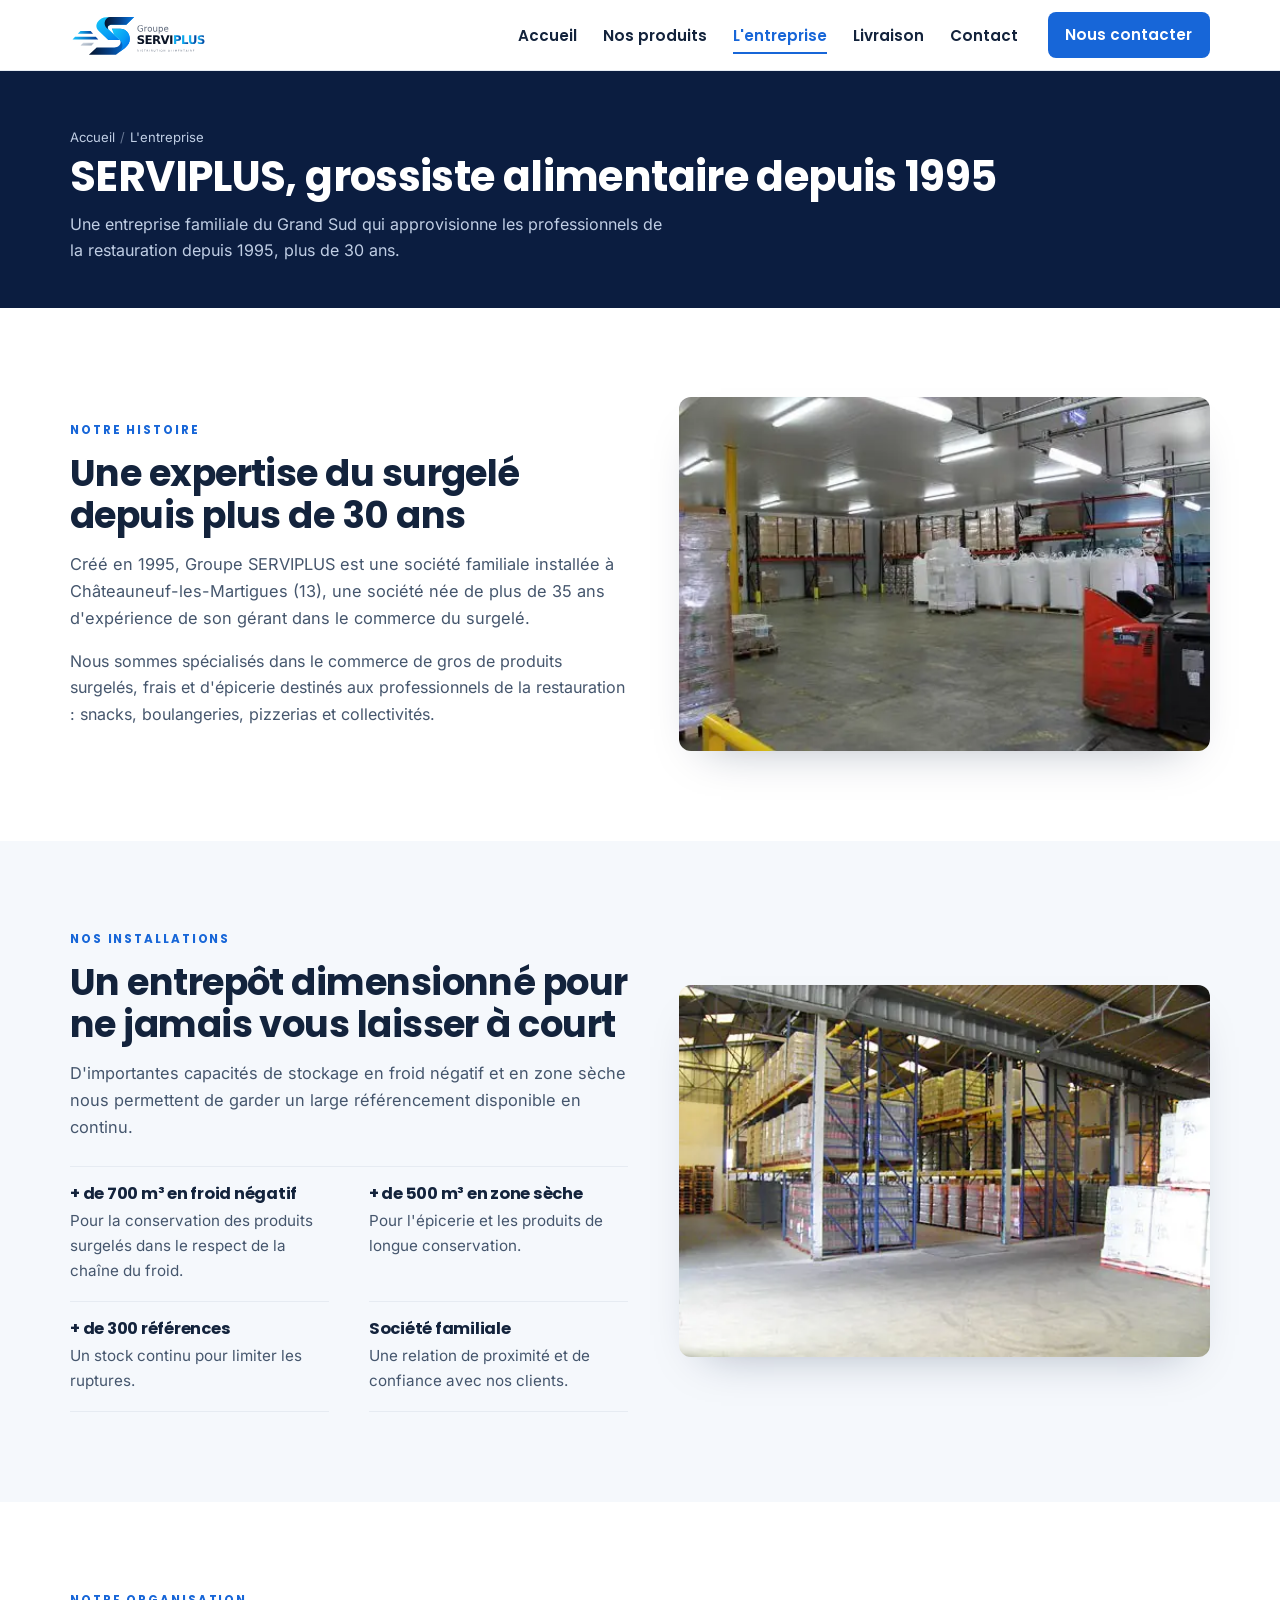
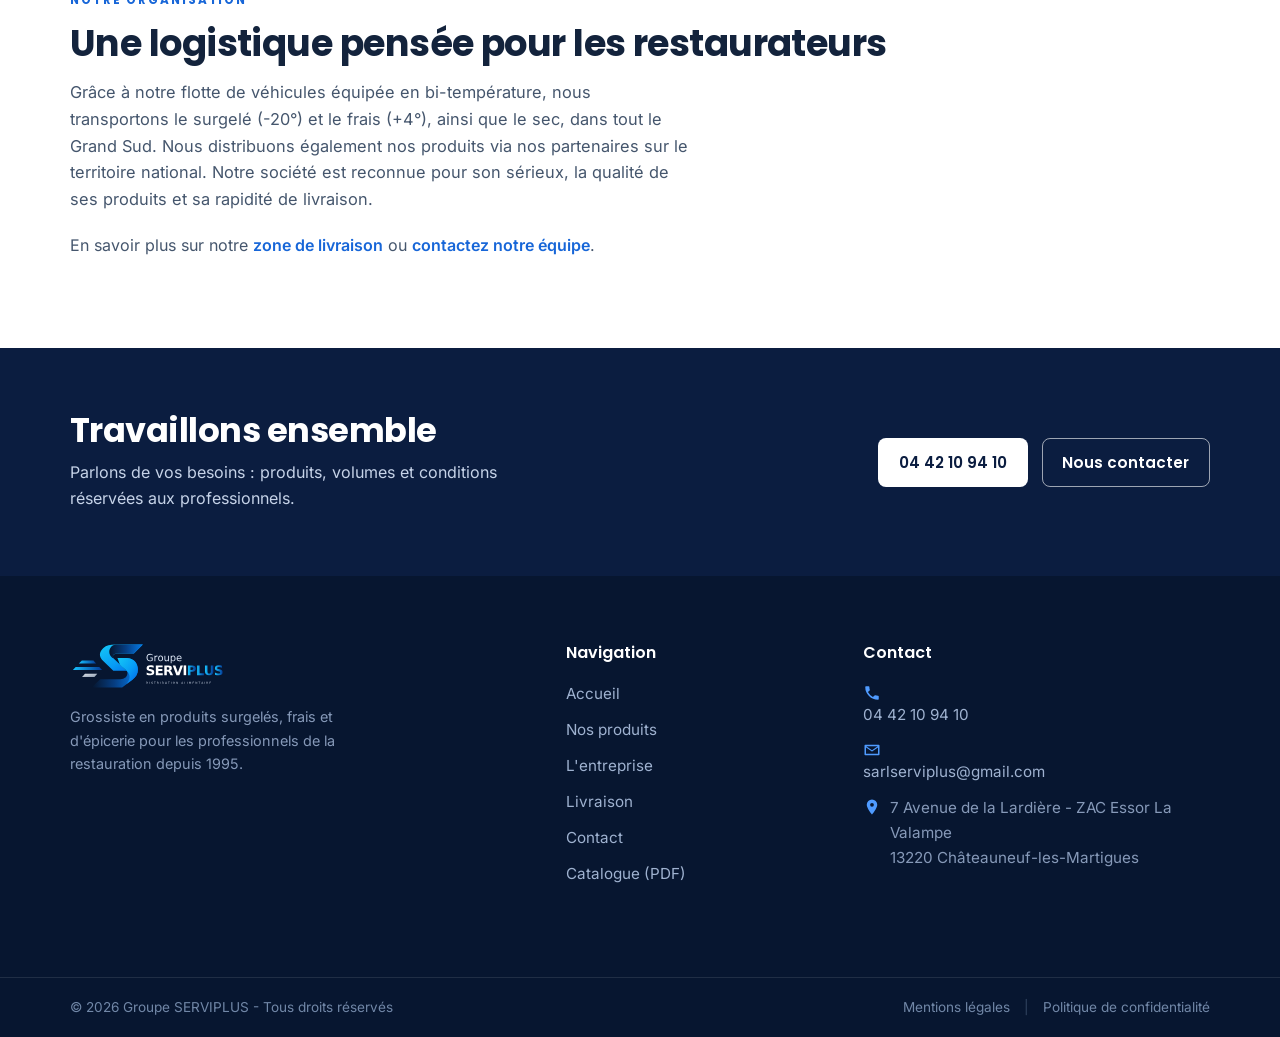
<file: entreprise.html>
<!DOCTYPE html>
<html lang="fr">
<head>
  <meta charset="UTF-8">
  <meta name="viewport" content="width=device-width, initial-scale=1.0">
  <script>document.documentElement.classList.add('js')</script>

  <title>L'entreprise | Groupe SERVIPLUS, grossiste alimentaire à Châteauneuf-les-Martigues</title>
  <meta name="description" content="Société familiale créée en 1995 à Châteauneuf-les-Martigues (13), Groupe SERVIPLUS est spécialisée dans la distribution de produits surgelés, frais et d'épicerie pour les professionnels de la restauration.">
  <meta name="theme-color" content="#0b1d40">
  <link rel="canonical" href="https://www.groupeserviplus.com/entreprise.html">

  <link rel="icon" href="assets/logo/symbole-s.svg" type="image/svg+xml">
  <link rel="icon" href="assets/img/favicon-32.png" sizes="32x32" type="image/png">
  <link rel="apple-touch-icon" href="assets/img/favicon-180.png">

  <meta property="og:type" content="website">
  <meta property="og:site_name" content="Groupe SERVIPLUS">
  <meta property="og:title" content="L'entreprise | Groupe SERVIPLUS">
  <meta property="og:description" content="Société familiale de distribution alimentaire pour la restauration, à Châteauneuf-les-Martigues depuis 1995.">
  <meta property="og:url" content="https://www.groupeserviplus.com/entreprise.html">
  <meta property="og:locale" content="fr_FR">
  <meta property="og:image" content="https://www.groupeserviplus.com/assets/img/og-image.jpg">

  <link rel="preload" href="assets/fonts/poppins-800.woff2" as="font" type="font/woff2" crossorigin>
  <link rel="preload" href="assets/fonts/inter-var.woff2" as="font" type="font/woff2" crossorigin>
  <link rel="stylesheet" href="assets/css/styles.css">

  <script type="application/ld+json">
  {"@context":"https://schema.org","@type":"BreadcrumbList","itemListElement":[
    {"@type":"ListItem","position":1,"name":"Accueil","item":"https://www.groupeserviplus.com/"},
    {"@type":"ListItem","position":2,"name":"L'entreprise","item":"https://www.groupeserviplus.com/entreprise.html"}]}
  </script>
</head>
<body>
  <a class="skip-link" href="#contenu">Aller au contenu principal</a>

  <header class="header">
    <div class="container header__inner">
      <a class="brand" href="index.html" aria-label="Groupe SERVIPLUS - Accueil">
        <img src="assets/logo/logo-serviplus.svg" alt="Groupe SERVIPLUS - Distribution alimentaire" width="190" height="53">
      </a>
      <nav class="nav" id="menu" aria-label="Navigation principale">
        <div class="nav__head">
          <img class="nav__logo" src="assets/logo/logo-serviplus-blanc.svg" alt="Groupe SERVIPLUS" width="180" height="50">
          <button class="nav__close" type="button" aria-label="Fermer le menu" data-close-menu>
            <svg viewBox="0 0 24 24" aria-hidden="true"><path d="m6 6 12 12M18 6 6 18" stroke="currentColor" stroke-width="2" fill="none" stroke-linecap="round"/></svg>
          </button>
        </div>
        <ul class="nav__list">
          <li><a href="index.html" class="nav__link">Accueil</a></li>
          <li><a href="produits.html" class="nav__link">Nos produits</a></li>
          <li><a href="entreprise.html" class="nav__link is-active" aria-current="page">L'entreprise</a></li>
          <li><a href="livraison.html" class="nav__link">Livraison</a></li>
          <li><a href="contact.html" class="nav__link">Contact</a></li>
        </ul>
        <div class="nav__foot">
          <a class="nav__phone" href="tel:+33442109410">
            <svg viewBox="0 0 24 24" aria-hidden="true"><path d="M6.6 10.8a15.9 15.9 0 0 0 6.6 6.6l2.2-2.2a1 1 0 0 1 1-.25c1.1.37 2.3.57 3.6.57a1 1 0 0 1 1 1V20a1 1 0 0 1-1 1A17 17 0 0 1 3 4a1 1 0 0 1 1-1h3.5a1 1 0 0 1 1 1c0 1.3.2 2.5.57 3.6a1 1 0 0 1-.25 1l-2.22 2.2Z" fill="currentColor"/></svg>
            04 42 10 94 10
          </a>
          <a class="btn btn--primary nav__cta" href="contact.html">Nous contacter</a>
        </div>
      </nav>
      <a class="header__call" href="tel:+33442109410" aria-label="Appeler le 04 42 10 94 10"><svg viewBox="0 0 24 24" aria-hidden="true"><path d="M6.6 10.8a15.9 15.9 0 0 0 6.6 6.6l2.2-2.2a1 1 0 0 1 1-.25c1.1.37 2.3.57 3.6.57a1 1 0 0 1 1 1V20a1 1 0 0 1-1 1A17 17 0 0 1 3 4a1 1 0 0 1 1-1h3.5a1 1 0 0 1 1 1c0 1.3.2 2.5.57 3.6a1 1 0 0 1-.25 1l-2.22 2.2Z" fill="currentColor"/></svg></a>
      <button class="burger" type="button" aria-label="Ouvrir le menu" aria-expanded="false" aria-controls="menu" data-open-menu>
        <span></span><span></span><span></span>
      </button>
    </div>
  </header>
  <div class="nav-overlay" data-close-menu hidden></div>

  <main id="contenu">

    <section class="pagehead">
      <div class="container">
        <p class="crumb"><a href="index.html">Accueil</a><span aria-hidden="true">/</span>L'entreprise</p>
        <h1>SERVIPLUS, grossiste alimentaire depuis 1995</h1>
        <p>Une entreprise familiale du Grand Sud qui approvisionne les professionnels de la restauration depuis 1995, plus de 30 ans.</p>
      </div>
    </section>

    <!-- Histoire -->
    <section class="section">
      <div class="container split">
        <div class="split__content reveal">
          <span class="kicker">Notre histoire</span>
          <h2 class="section__title">Une expertise du surgelé depuis plus de 30 ans</h2>
          <p class="section__intro">Créé en 1995, Groupe SERVIPLUS est une société familiale installée à Châteauneuf-les-Martigues (13), une société née de plus de 35 ans d'expérience de son gérant dans le commerce du surgelé.</p>
          <p>Nous sommes spécialisés dans le commerce de gros de produits surgelés, frais et d'épicerie destinés aux professionnels de la restauration : snacks, boulangeries, pizzerias et collectivités.</p>
        </div>
        <div class="split__media reveal">
          <img src="assets/img/entrepot-froid.webp" alt="Entrepôt de stockage en froid négatif du Groupe SERVIPLUS" width="900" height="600" loading="lazy">
        </div>
      </div>
    </section>

    <!-- Installations / stockage -->
    <section class="section section--off">
      <div class="container split split--reverse">
        <div class="split__media reveal">
          <img src="assets/img/entrepot-sec.webp" alt="Zone de stockage en sec de l'entrepôt SERVIPLUS" width="900" height="630" loading="lazy">
        </div>
        <div class="split__content reveal">
          <span class="kicker">Nos installations</span>
          <h2 class="section__title">Un entrepôt dimensionné pour ne jamais vous laisser à court</h2>
          <p class="section__intro">D'importantes capacités de stockage en froid négatif et en zone sèche nous permettent de garder un large référencement disponible en continu.</p>
          <div class="points">
            <div class="point"><h3>+ de 700 m³ en froid négatif</h3><p>Pour la conservation des produits surgelés dans le respect de la chaîne du froid.</p></div>
            <div class="point"><h3>+ de 500 m³ en zone sèche</h3><p>Pour l'épicerie et les produits de longue conservation.</p></div>
            <div class="point"><h3>+ de 300 références</h3><p>Un stock continu pour limiter les ruptures.</p></div>
            <div class="point"><h3>Société familiale</h3><p>Une relation de proximité et de confiance avec nos clients.</p></div>
          </div>
        </div>
      </div>
    </section>

    <!-- Logistique -->
    <section class="section">
      <div class="container">
        <span class="kicker">Notre organisation</span>
        <h2 class="section__title">Une logistique pensée pour les restaurateurs</h2>
        <p class="section__intro">Grâce à notre flotte de véhicules équipée en bi-température, nous transportons le surgelé (-20°) et le frais (+4°), ainsi que le sec, dans tout le Grand Sud. Nous distribuons également nos produits via nos partenaires sur le territoire national. Notre société est reconnue pour son sérieux, la qualité de ses produits et sa rapidité de livraison.</p>
        <p class="u-mt-12">En savoir plus sur notre <a class="link" href="livraison.html">zone de livraison</a> ou <a class="link" href="contact.html">contactez notre équipe</a>.</p>
      </div>
    </section>

    <section class="cta">
      <div class="container cta__inner">
        <div>
          <h2>Travaillons ensemble</h2>
          <p>Parlons de vos besoins : produits, volumes et conditions réservées aux professionnels.</p>
        </div>
        <div class="cta__actions">
          <a class="btn btn--white" href="tel:+33442109410">04 42 10 94 10</a>
          <a class="btn btn--ghost-light" href="contact.html">Nous contacter</a>
        </div>
      </div>
    </section>

  </main>

  <footer class="footer">
    <div class="container footer__inner">
      <div class="footer__brand">
        <img src="assets/logo/logo-serviplus-blanc.svg" alt="Groupe SERVIPLUS" width="210" height="59">
        <p class="footer__tagline">Grossiste en produits surgelés, frais et d'épicerie pour les professionnels de la restauration depuis 1995.</p>
      </div>
      <nav class="footer__col footer__acc" aria-label="Navigation du pied de page">
        <button class="footer__acc-head" type="button" aria-expanded="false">Navigation
          <svg class="footer__acc-chevron" viewBox="0 0 24 24" aria-hidden="true"><path d="m6 9 6 6 6-6" fill="none" stroke="currentColor" stroke-width="2" stroke-linecap="round" stroke-linejoin="round"/></svg>
        </button>
        <div class="footer__acc-body">
          <ul role="list">
            <li><a href="index.html">Accueil</a></li>
            <li><a href="produits.html">Nos produits</a></li>
            <li><a href="entreprise.html">L'entreprise</a></li>
            <li><a href="livraison.html">Livraison</a></li>
            <li><a href="contact.html">Contact</a></li>
            <li><a href="assets/catalogue/catalogue-serviplus.pdf" target="_blank" rel="noopener">Catalogue (PDF)</a></li>
          </ul>
        </div>
      </nav>
      <div class="footer__col footer__acc is-open">
        <button class="footer__acc-head" type="button" aria-expanded="true">Contact
          <svg class="footer__acc-chevron" viewBox="0 0 24 24" aria-hidden="true"><path d="m6 9 6 6 6-6" fill="none" stroke="currentColor" stroke-width="2" stroke-linecap="round" stroke-linejoin="round"/></svg>
        </button>
        <div class="footer__acc-body">
          <ul class="footer__contact" role="list">
            <li><a href="tel:+33442109410"><svg class="ico" aria-hidden="true" viewBox="0 0 24 24"><path d="M6.6 10.8a15.9 15.9 0 0 0 6.6 6.6l2.2-2.2a1 1 0 0 1 1-.25c1.1.37 2.3.57 3.6.57a1 1 0 0 1 1 1V20a1 1 0 0 1-1 1A17 17 0 0 1 3 4a1 1 0 0 1 1-1h3.5a1 1 0 0 1 1 1c0 1.3.2 2.5.57 3.6a1 1 0 0 1-.25 1l-2.22 2.2Z"/></svg>04 42 10 94 10</a></li>
            <li><a href="mailto:sarlserviplus@gmail.com"><svg class="ico" aria-hidden="true" viewBox="0 0 24 24"><path d="M3 5h18a1 1 0 0 1 1 1v12a1 1 0 0 1-1 1H3a1 1 0 0 1-1-1V6a1 1 0 0 1 1-1Zm1.4 2 7.6 5.3L19.6 7H4.4ZM20 8.5l-7.4 5.2a1 1 0 0 1-1.2 0L4 8.5V17h16V8.5Z"/></svg>sarlserviplus@gmail.com</a></li>
            <li class="footer__addr"><svg class="ico" aria-hidden="true" viewBox="0 0 24 24"><path d="M12 2a7 7 0 0 0-7 7c0 5 7 13 7 13s7-8 7-13a7 7 0 0 0-7-7Zm0 9.5A2.5 2.5 0 1 1 12 6.5a2.5 2.5 0 0 1 0 5Z"/></svg><span>7 Avenue de la Lardière - ZAC Essor La Valampe<br>13220 Châteauneuf-les-Martigues</span></li>
          </ul>
        </div>
      </div>
    </div>
    <div class="footer__bottom">
      <div class="container footer__bottom-inner">
        <p>&copy; 2026 Groupe SERVIPLUS - Tous droits réservés</p>
        <p class="footer__legal">
          <a href="mentions-legales.html">Mentions légales</a><span aria-hidden="true">|</span><a href="mentions-legales.html#donnees">Politique de confidentialité</a>
        </p>
      </div>
    </div>
  </footer>

  <button class="to-top" type="button" aria-label="Revenir en haut de la page" data-to-top>
    <svg viewBox="0 0 24 24" aria-hidden="true"><path d="M12 5 5 12m7-7 7 7M12 5v15" fill="none" stroke="currentColor" stroke-width="2" stroke-linecap="round" stroke-linejoin="round"/></svg>
  </button>

  <nav class="mobilebar" aria-label="Actions rapides">
    <a class="mobilebar__btn mobilebar__call" href="tel:+33442109410"><svg viewBox="0 0 24 24" aria-hidden="true"><path d="M6.6 10.8a15.9 15.9 0 0 0 6.6 6.6l2.2-2.2a1 1 0 0 1 1-.25c1.1.37 2.3.57 3.6.57a1 1 0 0 1 1 1V20a1 1 0 0 1-1 1A17 17 0 0 1 3 4a1 1 0 0 1 1-1h3.5a1 1 0 0 1 1 1c0 1.3.2 2.5.57 3.6a1 1 0 0 1-.25 1l-2.22 2.2Z" fill="currentColor"/></svg>Appeler</a>
    <a class="mobilebar__btn mobilebar__cta" href="contact.html#devenir-client">Devenir client</a>
  </nav>

  <script src="assets/js/main.js" defer></script>
</body>
</html>
</file>
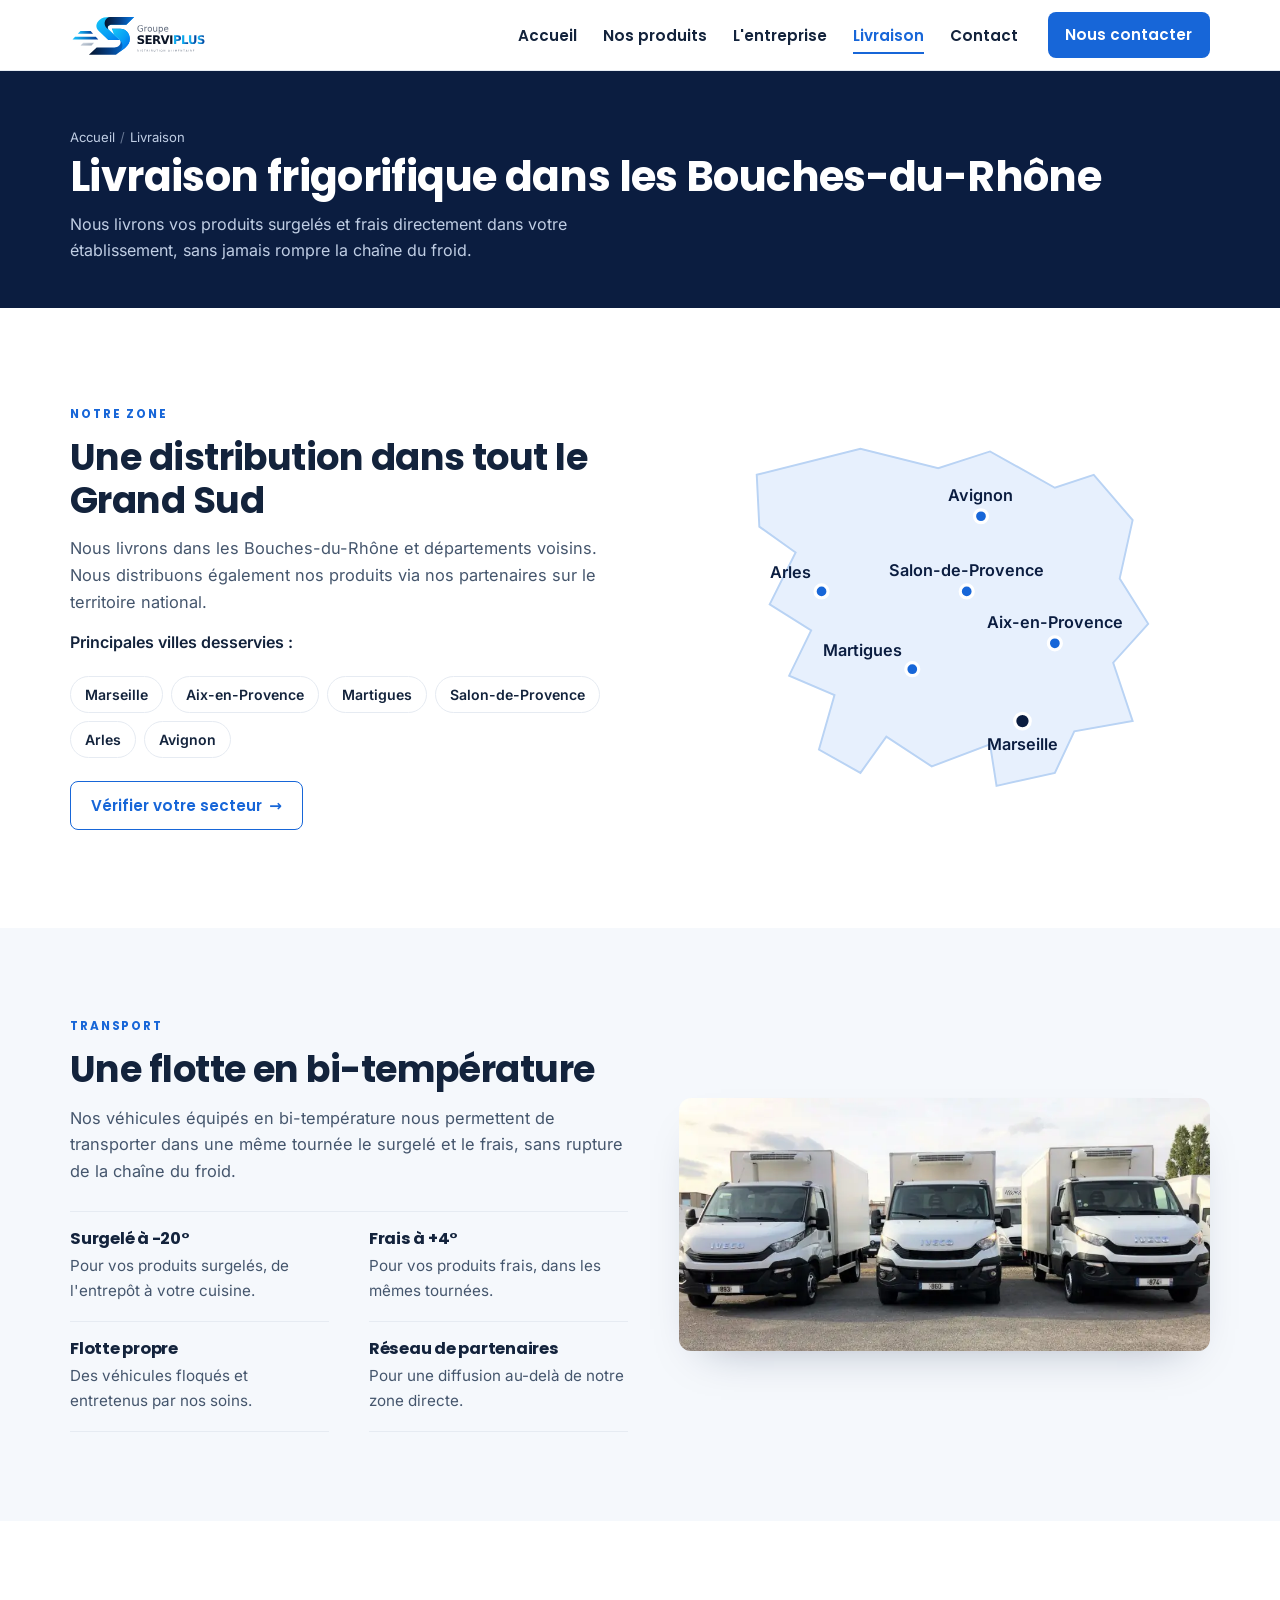
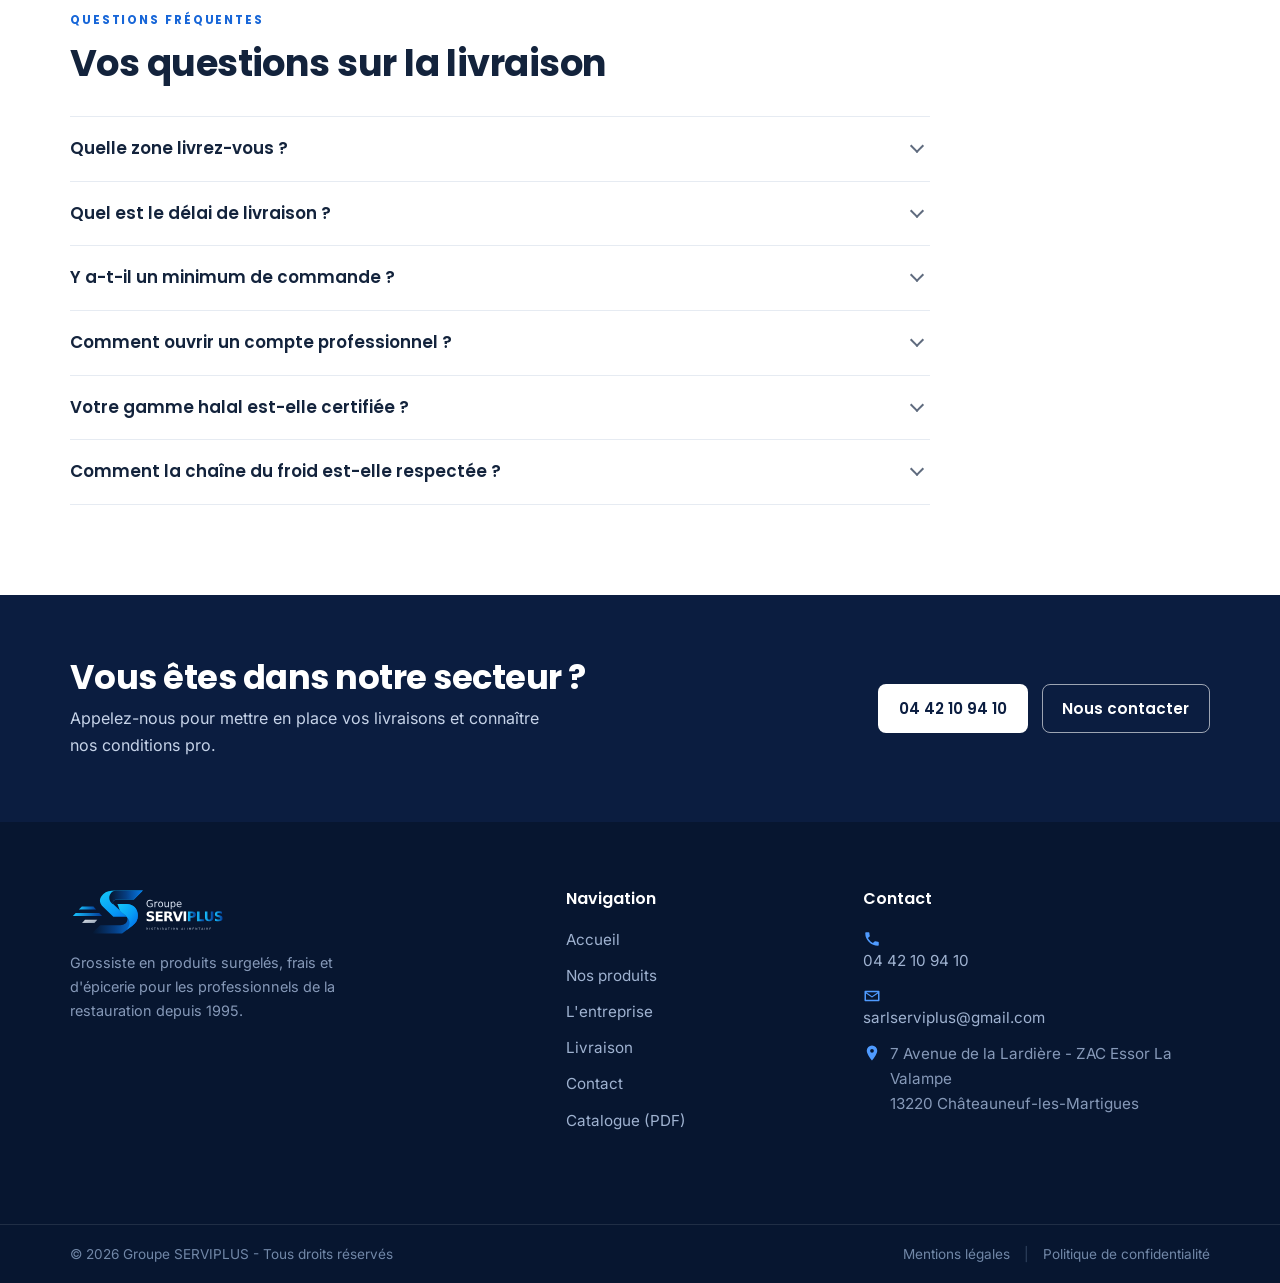
<file: livraison.html>
<!DOCTYPE html>
<html lang="fr">
<head>
  <meta charset="UTF-8">
  <meta name="viewport" content="width=device-width, initial-scale=1.0">
  <script>document.documentElement.classList.add('js')</script>

  <title>Livraison | Distribution frigorifique dans les Bouches-du-Rhône - Groupe SERVIPLUS</title>
  <meta name="description" content="Groupe SERVIPLUS livre les professionnels de la restauration en produits surgelés et frais grâce à sa flotte de véhicules bi-température, dans les Bouches-du-Rhône et départements voisins.">
  <meta name="theme-color" content="#0b1d40">
  <link rel="canonical" href="https://www.groupeserviplus.com/livraison.html">

  <link rel="icon" href="assets/logo/symbole-s.svg" type="image/svg+xml">
  <link rel="icon" href="assets/img/favicon-32.png" sizes="32x32" type="image/png">
  <link rel="apple-touch-icon" href="assets/img/favicon-180.png">

  <meta property="og:type" content="website">
  <meta property="og:site_name" content="Groupe SERVIPLUS">
  <meta property="og:title" content="Livraison | Groupe SERVIPLUS">
  <meta property="og:description" content="Livraison bi-température dans les Bouches-du-Rhône pour les professionnels de la restauration.">
  <meta property="og:url" content="https://www.groupeserviplus.com/livraison.html">
  <meta property="og:locale" content="fr_FR">
  <meta property="og:image" content="https://www.groupeserviplus.com/assets/img/og-image.jpg">

  <link rel="preload" href="assets/fonts/poppins-800.woff2" as="font" type="font/woff2" crossorigin>
  <link rel="preload" href="assets/fonts/inter-var.woff2" as="font" type="font/woff2" crossorigin>
  <link rel="stylesheet" href="assets/css/styles.css">

  <script type="application/ld+json">
  {"@context":"https://schema.org","@type":"BreadcrumbList","itemListElement":[
    {"@type":"ListItem","position":1,"name":"Accueil","item":"https://www.groupeserviplus.com/"},
    {"@type":"ListItem","position":2,"name":"Livraison","item":"https://www.groupeserviplus.com/livraison.html"}]}
  </script>
  <script type="application/ld+json">
  {"@context":"https://schema.org","@type":"FAQPage","mainEntity":[
    {"@type":"Question","name":"Quelle zone livrez-vous ?","acceptedAnswer":{"@type":"Answer","text":"Nous livrons dans les Bouches-du-Rhône et les départements voisins, et nous distribuons dans tout le Grand Sud. Pour vérifier que votre secteur est desservi, contactez-nous au 04 42 10 94 10."}},
    {"@type":"Question","name":"Quel est le délai de livraison ?","acceptedAnswer":{"@type":"Answer","text":"Contactez-nous au 04 42 10 94 10 pour connaître le délai de livraison sur votre secteur."}},
    {"@type":"Question","name":"Y a-t-il un minimum de commande ?","acceptedAnswer":{"@type":"Answer","text":"Contactez-nous au 04 42 10 94 10 pour connaître les conditions de commande."}},
    {"@type":"Question","name":"Comment ouvrir un compte professionnel ?","acceptedAnswer":{"@type":"Answer","text":"Remplissez le formulaire Devenir client sur la page Contact ou appelez-nous au 04 42 10 94 10."}},
    {"@type":"Question","name":"Votre gamme halal est-elle certifiée ?","acceptedAnswer":{"@type":"Answer","text":"Oui, notre gamme halal est certifiée HFC (Halal Food Council)."}},
    {"@type":"Question","name":"Comment la chaîne du froid est-elle respectée ?","acceptedAnswer":{"@type":"Answer","text":"Nos véhicules sont équipés en bi-température : le surgelé est transporté à -20 °C et le frais à +4 °C, dans les mêmes tournées, sans rupture de la chaîne du froid."}}
  ]}
  </script>
</head>
<body>
  <a class="skip-link" href="#contenu">Aller au contenu principal</a>

  <header class="header">
    <div class="container header__inner">
      <a class="brand" href="index.html" aria-label="Groupe SERVIPLUS - Accueil">
        <img src="assets/logo/logo-serviplus.svg" alt="Groupe SERVIPLUS - Distribution alimentaire" width="190" height="53">
      </a>
      <nav class="nav" id="menu" aria-label="Navigation principale">
        <div class="nav__head">
          <img class="nav__logo" src="assets/logo/logo-serviplus-blanc.svg" alt="Groupe SERVIPLUS" width="180" height="50">
          <button class="nav__close" type="button" aria-label="Fermer le menu" data-close-menu>
            <svg viewBox="0 0 24 24" aria-hidden="true"><path d="m6 6 12 12M18 6 6 18" stroke="currentColor" stroke-width="2" fill="none" stroke-linecap="round"/></svg>
          </button>
        </div>
        <ul class="nav__list">
          <li><a href="index.html" class="nav__link">Accueil</a></li>
          <li><a href="produits.html" class="nav__link">Nos produits</a></li>
          <li><a href="entreprise.html" class="nav__link">L'entreprise</a></li>
          <li><a href="livraison.html" class="nav__link is-active" aria-current="page">Livraison</a></li>
          <li><a href="contact.html" class="nav__link">Contact</a></li>
        </ul>
        <div class="nav__foot">
          <a class="nav__phone" href="tel:+33442109410">
            <svg viewBox="0 0 24 24" aria-hidden="true"><path d="M6.6 10.8a15.9 15.9 0 0 0 6.6 6.6l2.2-2.2a1 1 0 0 1 1-.25c1.1.37 2.3.57 3.6.57a1 1 0 0 1 1 1V20a1 1 0 0 1-1 1A17 17 0 0 1 3 4a1 1 0 0 1 1-1h3.5a1 1 0 0 1 1 1c0 1.3.2 2.5.57 3.6a1 1 0 0 1-.25 1l-2.22 2.2Z" fill="currentColor"/></svg>
            04 42 10 94 10
          </a>
          <a class="btn btn--primary nav__cta" href="contact.html">Nous contacter</a>
        </div>
      </nav>
      <a class="header__call" href="tel:+33442109410" aria-label="Appeler le 04 42 10 94 10"><svg viewBox="0 0 24 24" aria-hidden="true"><path d="M6.6 10.8a15.9 15.9 0 0 0 6.6 6.6l2.2-2.2a1 1 0 0 1 1-.25c1.1.37 2.3.57 3.6.57a1 1 0 0 1 1 1V20a1 1 0 0 1-1 1A17 17 0 0 1 3 4a1 1 0 0 1 1-1h3.5a1 1 0 0 1 1 1c0 1.3.2 2.5.57 3.6a1 1 0 0 1-.25 1l-2.22 2.2Z" fill="currentColor"/></svg></a>
      <button class="burger" type="button" aria-label="Ouvrir le menu" aria-expanded="false" aria-controls="menu" data-open-menu>
        <span></span><span></span><span></span>
      </button>
    </div>
  </header>
  <div class="nav-overlay" data-close-menu hidden></div>

  <main id="contenu">

    <section class="pagehead">
      <div class="container">
        <p class="crumb"><a href="index.html">Accueil</a><span aria-hidden="true">/</span>Livraison</p>
        <h1>Livraison frigorifique dans les Bouches-du-Rhône</h1>
        <p>Nous livrons vos produits surgelés et frais directement dans votre établissement, sans jamais rompre la chaîne du froid.</p>
      </div>
    </section>

    <!-- Zone desservie -->
    <section class="section">
      <div class="container zone">
        <div class="reveal">
          <span class="kicker">Notre zone</span>
          <h2 class="section__title">Une distribution dans tout le Grand Sud</h2>
          <p class="section__intro">Nous livrons dans les Bouches-du-Rhône et départements voisins. Nous distribuons également nos produits via nos partenaires sur le territoire national.</p>
          <p class="u-mt-8 zone__label">Principales villes desservies :</p>
          <ul class="ziplist">
            <li>Marseille</li><li>Aix-en-Provence</li><li>Martigues</li>
            <li>Salon-de-Provence</li><li>Arles</li><li>Avignon</li>
          </ul>
          <a class="btn btn--outline u-mt-14" href="contact.html">Vérifier votre secteur<span class="btn__arrow" aria-hidden="true">→</span></a>
        </div>
        <div class="reveal">
          <svg class="map" viewBox="0 0 420 340" role="img" aria-label="Carte de la zone de livraison : Avignon, Arles, Salon-de-Provence, Aix-en-Provence, Martigues et Marseille">
            <path class="map__region" d="M70 60 L150 40 L210 55 L250 42 L300 70 L330 60 L360 95 L350 140 L372 175 L345 205 L360 250 L315 258 L300 290 L255 300 L250 268 L205 285 L170 262 L150 290 L118 272 L130 230 L95 215 L112 180 L80 160 L100 120 L72 100 Z"/>
            <g class="map__cities" font-size="12.5">
              <g class="city"><circle cx="243" cy="92" r="5"/><text x="243" y="80" text-anchor="middle">Avignon</text></g>
              <g class="city"><circle cx="120" cy="150" r="5"/><text x="112" y="140" text-anchor="end">Arles</text></g>
              <g class="city"><circle cx="232" cy="150" r="5"/><text x="232" y="138" text-anchor="middle">Salon-de-Provence</text></g>
              <g class="city"><circle cx="300" cy="190" r="5"/><text x="300" y="178" text-anchor="middle">Aix-en-Provence</text></g>
              <g class="city"><circle cx="190" cy="210" r="5"/><text x="182" y="200" text-anchor="end">Martigues</text></g>
              <g class="city city--main"><circle cx="275" cy="250" r="6"/><text x="275" y="272" text-anchor="middle">Marseille</text></g>
            </g>
          </svg>
        </div>
      </div>
    </section>

    <!-- Transport -->
    <section class="section section--off">
      <div class="container split split--reverse">
        <div class="split__media reveal">
          <img src="assets/img/camions.webp" alt="Camions frigorifiques bi-température du Groupe SERVIPLUS" width="1100" height="524" loading="lazy">
        </div>
        <div class="split__content reveal">
          <span class="kicker">Transport</span>
          <h2 class="section__title">Une flotte en bi-température</h2>
          <p class="section__intro">Nos véhicules équipés en bi-température nous permettent de transporter dans une même tournée le surgelé et le frais, sans rupture de la chaîne du froid.</p>
          <div class="points">
            <div class="point"><h3>Surgelé à -20°</h3><p>Pour vos produits surgelés, de l'entrepôt à votre cuisine.</p></div>
            <div class="point"><h3>Frais à +4°</h3><p>Pour vos produits frais, dans les mêmes tournées.</p></div>
            <div class="point"><h3>Flotte propre</h3><p>Des véhicules floqués et entretenus par nos soins.</p></div>
            <div class="point"><h3>Réseau de partenaires</h3><p>Pour une diffusion au-delà de notre zone directe.</p></div>
          </div>
        </div>
      </div>
    </section>

    <!-- FAQ -->
    <section class="section">
      <div class="container">
        <span class="kicker">Questions fréquentes</span>
        <h2 class="section__title">Vos questions sur la livraison</h2>
        <div class="faq__list">
          <details class="faq__item"><summary>Quelle zone livrez-vous ?</summary><div class="faq__a"><p>Nous livrons dans les Bouches-du-Rhône et les départements voisins, et nous distribuons dans tout le Grand Sud. Pour vérifier que votre secteur est desservi, contactez-nous au <a class="link" href="tel:+33442109410">04 42 10 94 10</a>.<!-- TODO-CLIENT: liste exacte des communes/départements livrés --></p></div></details>
          <details class="faq__item"><summary>Quel est le délai de livraison ?</summary><div class="faq__a"><p>Contactez-nous au <a class="link" href="tel:+33442109410">04 42 10 94 10</a> pour connaître le délai de livraison sur votre secteur.<!-- TODO-CLIENT: délai de livraison --></p></div></details>
          <details class="faq__item"><summary>Y a-t-il un minimum de commande ?</summary><div class="faq__a"><p>Contactez-nous au <a class="link" href="tel:+33442109410">04 42 10 94 10</a> pour connaître les conditions de commande.<!-- TODO-CLIENT: minimum de commande --></p></div></details>
          <details class="faq__item"><summary>Comment ouvrir un compte professionnel ?</summary><div class="faq__a"><p>Remplissez le formulaire <a class="link" href="contact.html#devenir-client">Devenir client</a> ou appelez-nous au <a class="link" href="tel:+33442109410">04 42 10 94 10</a>.<!-- TODO-CLIENT: conditions d'ouverture de compte --></p></div></details>
          <details class="faq__item"><summary>Votre gamme halal est-elle certifiée ?</summary><div class="faq__a"><p>Oui, notre gamme halal est certifiée HFC (Halal Food Council).</p></div></details>
          <details class="faq__item"><summary>Comment la chaîne du froid est-elle respectée ?</summary><div class="faq__a"><p>Nos véhicules sont équipés en bi-température : le surgelé est transporté à -20 °C et le frais à +4 °C, dans les mêmes tournées, sans rupture de la chaîne du froid.</p></div></details>
        </div>
      </div>
    </section>

    <section class="cta">
      <div class="container cta__inner">
        <div>
          <h2>Vous êtes dans notre secteur&nbsp;?</h2>
          <p>Appelez-nous pour mettre en place vos livraisons et connaître nos conditions pro.</p>
        </div>
        <div class="cta__actions">
          <a class="btn btn--white" href="tel:+33442109410">04 42 10 94 10</a>
          <a class="btn btn--ghost-light" href="contact.html">Nous contacter</a>
        </div>
      </div>
    </section>

  </main>

  <footer class="footer">
    <div class="container footer__inner">
      <div class="footer__brand">
        <img src="assets/logo/logo-serviplus-blanc.svg" alt="Groupe SERVIPLUS" width="210" height="59">
        <p class="footer__tagline">Grossiste en produits surgelés, frais et d'épicerie pour les professionnels de la restauration depuis 1995.</p>
      </div>
      <nav class="footer__col footer__acc" aria-label="Navigation du pied de page">
        <button class="footer__acc-head" type="button" aria-expanded="false">Navigation
          <svg class="footer__acc-chevron" viewBox="0 0 24 24" aria-hidden="true"><path d="m6 9 6 6 6-6" fill="none" stroke="currentColor" stroke-width="2" stroke-linecap="round" stroke-linejoin="round"/></svg>
        </button>
        <div class="footer__acc-body">
          <ul role="list">
            <li><a href="index.html">Accueil</a></li>
            <li><a href="produits.html">Nos produits</a></li>
            <li><a href="entreprise.html">L'entreprise</a></li>
            <li><a href="livraison.html">Livraison</a></li>
            <li><a href="contact.html">Contact</a></li>
            <li><a href="assets/catalogue/catalogue-serviplus.pdf" target="_blank" rel="noopener">Catalogue (PDF)</a></li>
          </ul>
        </div>
      </nav>
      <div class="footer__col footer__acc is-open">
        <button class="footer__acc-head" type="button" aria-expanded="true">Contact
          <svg class="footer__acc-chevron" viewBox="0 0 24 24" aria-hidden="true"><path d="m6 9 6 6 6-6" fill="none" stroke="currentColor" stroke-width="2" stroke-linecap="round" stroke-linejoin="round"/></svg>
        </button>
        <div class="footer__acc-body">
          <ul class="footer__contact" role="list">
            <li><a href="tel:+33442109410"><svg class="ico" aria-hidden="true" viewBox="0 0 24 24"><path d="M6.6 10.8a15.9 15.9 0 0 0 6.6 6.6l2.2-2.2a1 1 0 0 1 1-.25c1.1.37 2.3.57 3.6.57a1 1 0 0 1 1 1V20a1 1 0 0 1-1 1A17 17 0 0 1 3 4a1 1 0 0 1 1-1h3.5a1 1 0 0 1 1 1c0 1.3.2 2.5.57 3.6a1 1 0 0 1-.25 1l-2.22 2.2Z"/></svg>04 42 10 94 10</a></li>
            <li><a href="mailto:sarlserviplus@gmail.com"><svg class="ico" aria-hidden="true" viewBox="0 0 24 24"><path d="M3 5h18a1 1 0 0 1 1 1v12a1 1 0 0 1-1 1H3a1 1 0 0 1-1-1V6a1 1 0 0 1 1-1Zm1.4 2 7.6 5.3L19.6 7H4.4ZM20 8.5l-7.4 5.2a1 1 0 0 1-1.2 0L4 8.5V17h16V8.5Z"/></svg>sarlserviplus@gmail.com</a></li>
            <li class="footer__addr"><svg class="ico" aria-hidden="true" viewBox="0 0 24 24"><path d="M12 2a7 7 0 0 0-7 7c0 5 7 13 7 13s7-8 7-13a7 7 0 0 0-7-7Zm0 9.5A2.5 2.5 0 1 1 12 6.5a2.5 2.5 0 0 1 0 5Z"/></svg><span>7 Avenue de la Lardière - ZAC Essor La Valampe<br>13220 Châteauneuf-les-Martigues</span></li>
          </ul>
        </div>
      </div>
    </div>
    <div class="footer__bottom">
      <div class="container footer__bottom-inner">
        <p>&copy; 2026 Groupe SERVIPLUS - Tous droits réservés</p>
        <p class="footer__legal">
          <a href="mentions-legales.html">Mentions légales</a><span aria-hidden="true">|</span><a href="mentions-legales.html#donnees">Politique de confidentialité</a>
        </p>
      </div>
    </div>
  </footer>

  <button class="to-top" type="button" aria-label="Revenir en haut de la page" data-to-top>
    <svg viewBox="0 0 24 24" aria-hidden="true"><path d="M12 5 5 12m7-7 7 7M12 5v15" fill="none" stroke="currentColor" stroke-width="2" stroke-linecap="round" stroke-linejoin="round"/></svg>
  </button>

  <nav class="mobilebar" aria-label="Actions rapides">
    <a class="mobilebar__btn mobilebar__call" href="tel:+33442109410"><svg viewBox="0 0 24 24" aria-hidden="true"><path d="M6.6 10.8a15.9 15.9 0 0 0 6.6 6.6l2.2-2.2a1 1 0 0 1 1-.25c1.1.37 2.3.57 3.6.57a1 1 0 0 1 1 1V20a1 1 0 0 1-1 1A17 17 0 0 1 3 4a1 1 0 0 1 1-1h3.5a1 1 0 0 1 1 1c0 1.3.2 2.5.57 3.6a1 1 0 0 1-.25 1l-2.22 2.2Z" fill="currentColor"/></svg>Appeler</a>
    <a class="mobilebar__btn mobilebar__cta" href="contact.html#devenir-client">Devenir client</a>
  </nav>

  <script src="assets/js/main.js" defer></script>
</body>
</html>
</file>
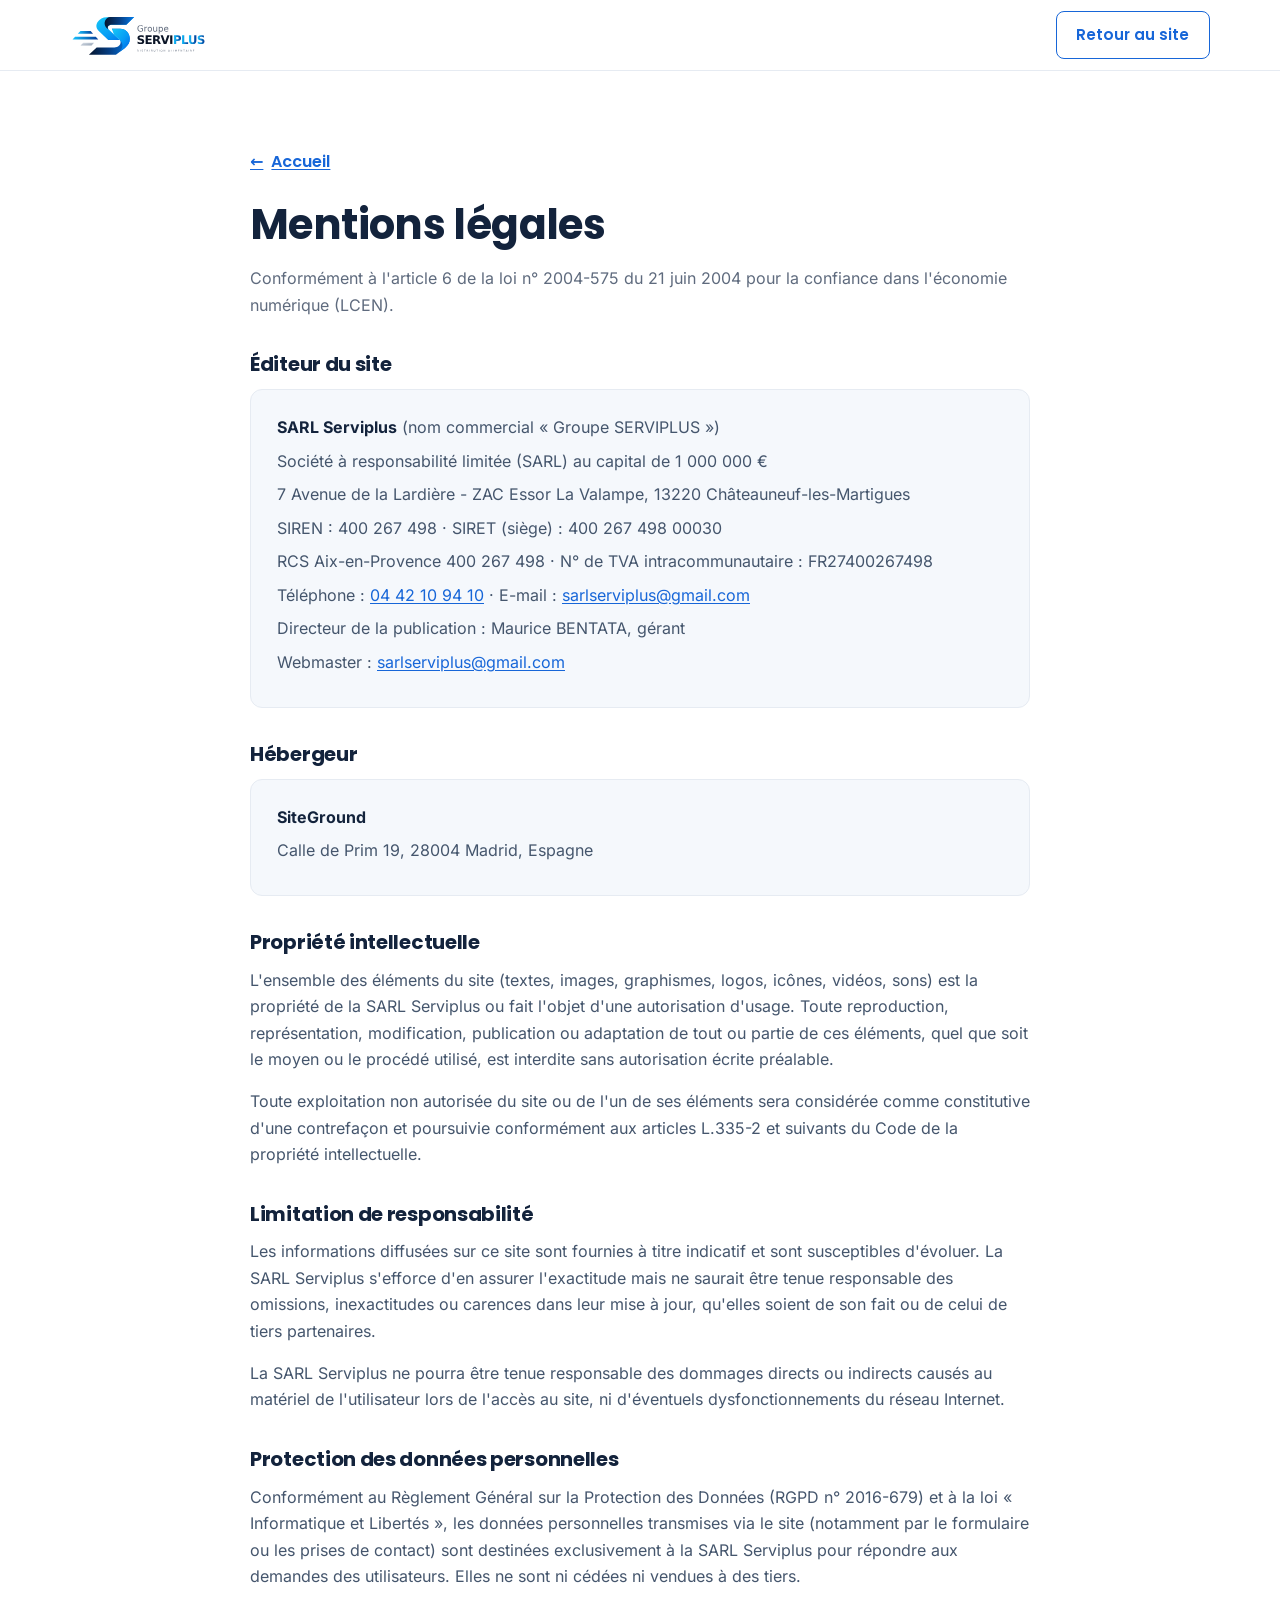
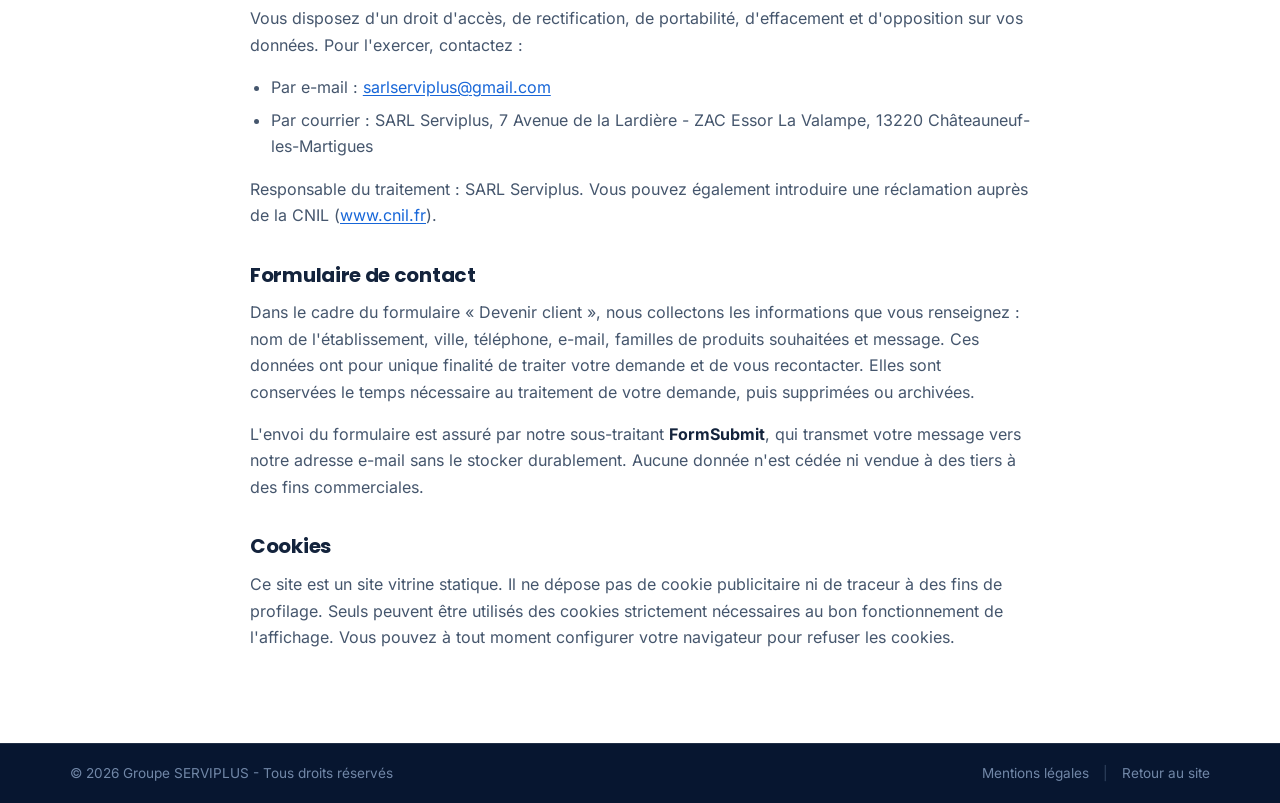
<file: mentions-legales.html>
<!DOCTYPE html>
<html lang="fr">
<head>
  <meta charset="UTF-8">
  <meta name="viewport" content="width=device-width, initial-scale=1.0">
  <script>document.documentElement.classList.add('js')</script>
  <title>Mentions légales | Groupe SERVIPLUS</title>
  <meta name="description" content="Mentions légales et politique de protection des données du Groupe SERVIPLUS (SARL Serviplus), distribution alimentaire à Châteauneuf-les-Martigues.">
  <meta name="robots" content="noindex, follow">
  <link rel="canonical" href="https://www.groupeserviplus.com/mentions-legales.html">
  <meta name="theme-color" content="#0b1d40">
  <link rel="icon" href="assets/logo/symbole-s.svg" type="image/svg+xml">
  <link rel="icon" href="assets/img/favicon-32.png" sizes="32x32" type="image/png">
  <link rel="apple-touch-icon" href="assets/img/favicon-180.png">
  <link rel="preload" href="assets/fonts/poppins-800.woff2" as="font" type="font/woff2" crossorigin>
  <link rel="preload" href="assets/fonts/inter-var.woff2" as="font" type="font/woff2" crossorigin>
  <link rel="stylesheet" href="assets/css/styles.css">
</head>
<body>
  <a class="skip-link" href="#contenu">Aller au contenu principal</a>

  <header class="header subheader">
    <div class="container subheader__inner">
      <a class="brand" href="index.html" aria-label="Groupe SERVIPLUS - Accueil">
        <img src="assets/logo/logo-serviplus.svg" alt="Groupe SERVIPLUS - Distribution alimentaire" width="200" height="56">
      </a>
      <a class="btn btn--outline" href="index.html">Retour au site</a>
    </div>
  </header>

  <main id="contenu" class="legal">
    <div class="container legal__inner">
      <a class="legal__back" href="index.html"><span aria-hidden="true">←</span> Accueil</a>
      <h1>Mentions légales</h1>
      <p class="legal__lead">Conformément à l'article 6 de la loi n° 2004-575 du 21 juin 2004 pour la confiance dans l'économie numérique (LCEN).</p>

      <h2>Éditeur du site</h2>
      <div class="legal__card">
        <p><strong>SARL Serviplus</strong> (nom commercial « Groupe SERVIPLUS »)</p>
        <p>Société à responsabilité limitée (SARL) au capital de 1 000 000 €</p>
        <p>7 Avenue de la Lardière - ZAC Essor La Valampe, 13220 Châteauneuf-les-Martigues</p>
        <p>SIREN : 400 267 498 &middot; SIRET (siège) : 400 267 498 00030</p>
        <p>RCS Aix-en-Provence 400 267 498 &middot; N° de TVA intracommunautaire : FR27400267498</p>
        <p>Téléphone : <a href="tel:+33442109410">04 42 10 94 10</a> &middot; E-mail : <a href="mailto:sarlserviplus@gmail.com">sarlserviplus@gmail.com</a></p>
        <p>Directeur de la publication : Maurice BENTATA, gérant</p>
        <p>Webmaster : <a href="mailto:sarlserviplus@gmail.com">sarlserviplus@gmail.com</a></p>
      </div>

      <h2>Hébergeur</h2>
      <!-- TODO-CLIENT: confirmer l'hébergeur final (SiteGround conservé ou autre ?) -->
      <div class="legal__card">
        <p><strong>SiteGround</strong></p>
        <p>Calle de Prim 19, 28004 Madrid, Espagne</p>
      </div>

      <h2>Propriété intellectuelle</h2>
      <p>L'ensemble des éléments du site (textes, images, graphismes, logos, icônes, vidéos, sons) est la propriété de la SARL Serviplus ou fait l'objet d'une autorisation d'usage. Toute reproduction, représentation, modification, publication ou adaptation de tout ou partie de ces éléments, quel que soit le moyen ou le procédé utilisé, est interdite sans autorisation écrite préalable.</p>
      <p>Toute exploitation non autorisée du site ou de l'un de ses éléments sera considérée comme constitutive d'une contrefaçon et poursuivie conformément aux articles L.335-2 et suivants du Code de la propriété intellectuelle.</p>

      <h2>Limitation de responsabilité</h2>
      <p>Les informations diffusées sur ce site sont fournies à titre indicatif et sont susceptibles d'évoluer. La SARL Serviplus s'efforce d'en assurer l'exactitude mais ne saurait être tenue responsable des omissions, inexactitudes ou carences dans leur mise à jour, qu'elles soient de son fait ou de celui de tiers partenaires.</p>
      <p>La SARL Serviplus ne pourra être tenue responsable des dommages directs ou indirects causés au matériel de l'utilisateur lors de l'accès au site, ni d'éventuels dysfonctionnements du réseau Internet.</p>

      <h2 id="donnees">Protection des données personnelles</h2>
      <p>Conformément au Règlement Général sur la Protection des Données (RGPD n° 2016-679) et à la loi « Informatique et Libertés », les données personnelles transmises via le site (notamment par le formulaire ou les prises de contact) sont destinées exclusivement à la SARL Serviplus pour répondre aux demandes des utilisateurs. Elles ne sont ni cédées ni vendues à des tiers.</p>
      <p>Vous disposez d'un droit d'accès, de rectification, de portabilité, d'effacement et d'opposition sur vos données. Pour l'exercer, contactez :</p>
      <ul class="legal__list">
        <li>Par e-mail : <a href="mailto:sarlserviplus@gmail.com">sarlserviplus@gmail.com</a></li>
        <li>Par courrier : SARL Serviplus, 7 Avenue de la Lardière - ZAC Essor La Valampe, 13220 Châteauneuf-les-Martigues</li>
      </ul>
      <p>Responsable du traitement : SARL Serviplus. Vous pouvez également introduire une réclamation auprès de la CNIL (<a href="https://www.cnil.fr" target="_blank" rel="noopener">www.cnil.fr</a>).</p>

      <h2 id="formulaire">Formulaire de contact</h2>
      <p>Dans le cadre du formulaire « Devenir client », nous collectons les informations que vous renseignez : nom de l'établissement, ville, téléphone, e-mail, familles de produits souhaitées et message. Ces données ont pour unique finalité de traiter votre demande et de vous recontacter. Elles sont conservées le temps nécessaire au traitement de votre demande, puis supprimées ou archivées.<!-- TODO-CLIENT: durée de conservation exacte des données du formulaire --></p>
      <p>L'envoi du formulaire est assuré par notre sous-traitant <strong>FormSubmit</strong>, qui transmet votre message vers notre adresse e-mail sans le stocker durablement. Aucune donnée n'est cédée ni vendue à des tiers à des fins commerciales.</p>

      <h2>Cookies</h2>
      <p>Ce site est un site vitrine statique. Il ne dépose pas de cookie publicitaire ni de traceur à des fins de profilage. Seuls peuvent être utilisés des cookies strictement nécessaires au bon fonctionnement de l'affichage. Vous pouvez à tout moment configurer votre navigateur pour refuser les cookies.</p>
    </div>
  </main>

  <footer class="footer">
    <div class="footer__bottom">
      <div class="container footer__bottom-inner">
        <p>&copy; 2026 Groupe SERVIPLUS - Tous droits réservés</p>
        <p class="footer__legal">
          <a href="mentions-legales.html">Mentions légales</a><span aria-hidden="true">|</span><a href="index.html">Retour au site</a>
        </p>
      </div>
    </div>
  </footer>
</body>
</html>
</file>
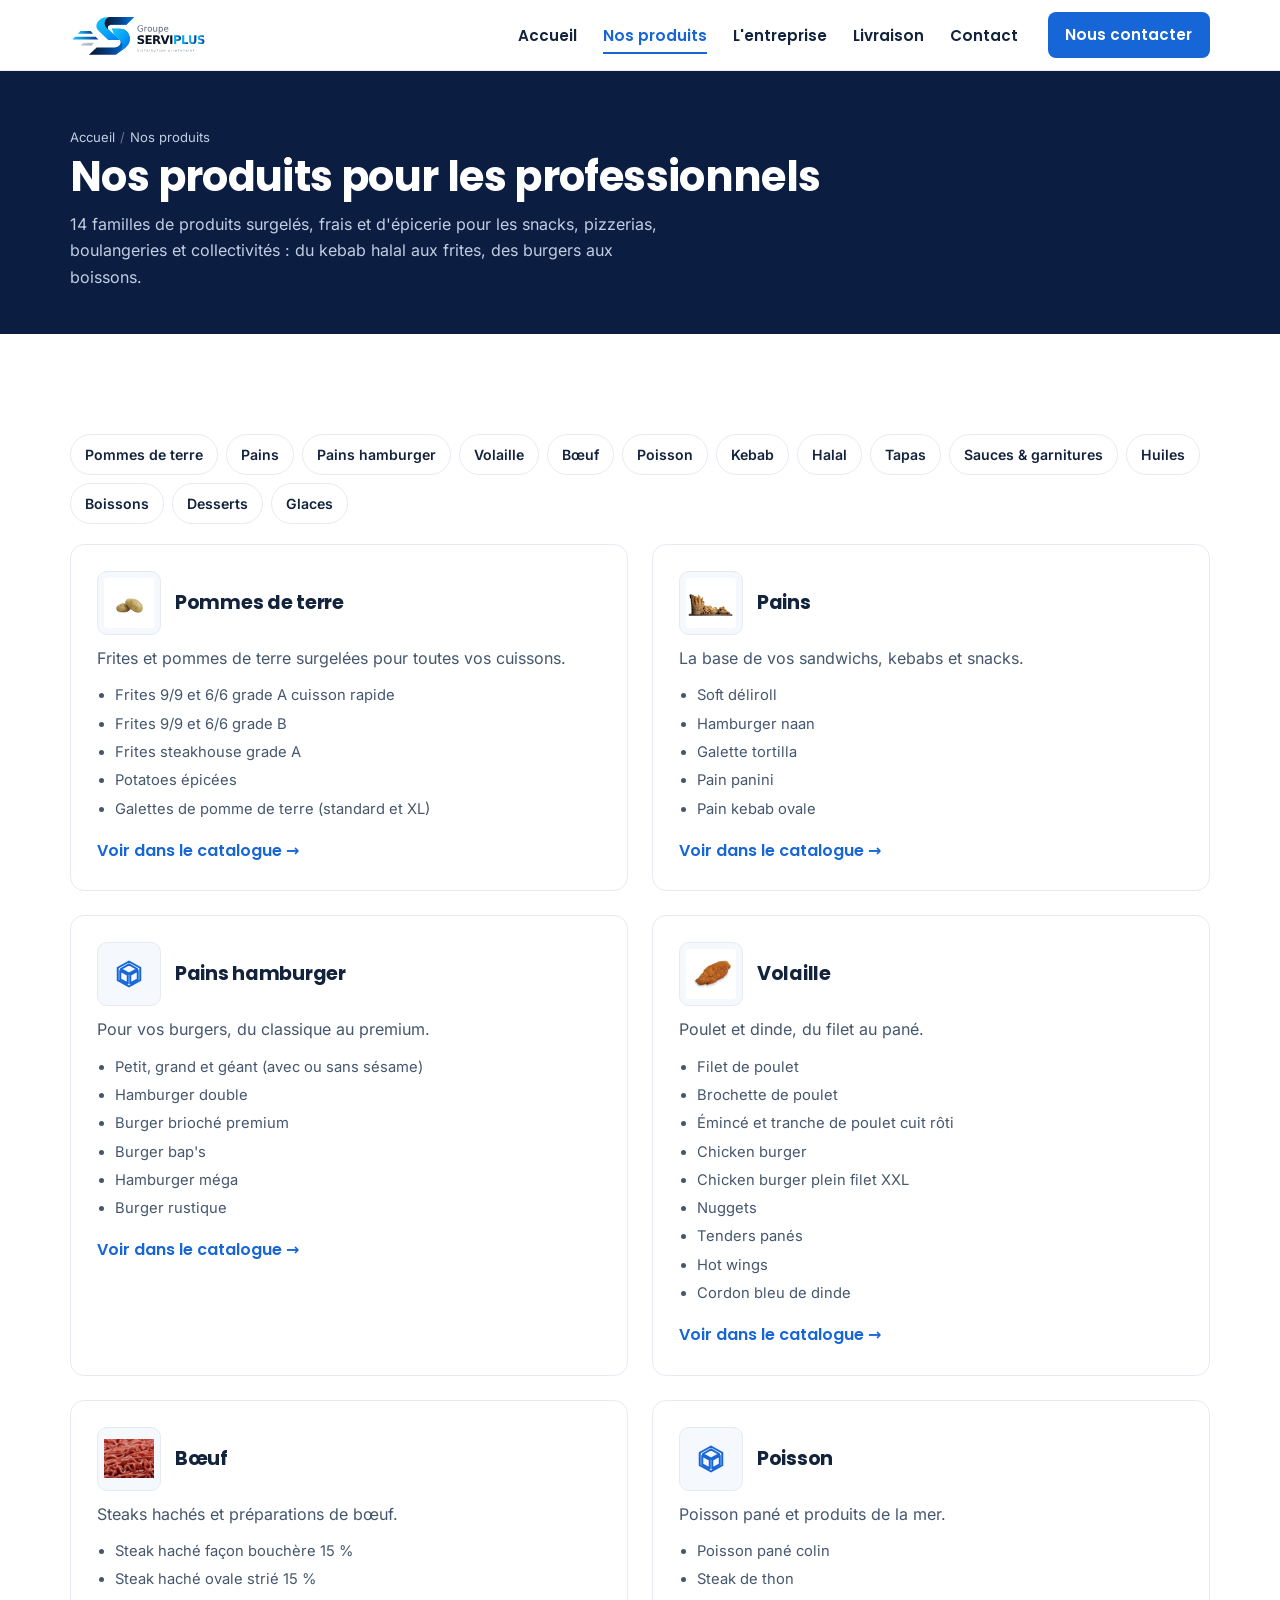
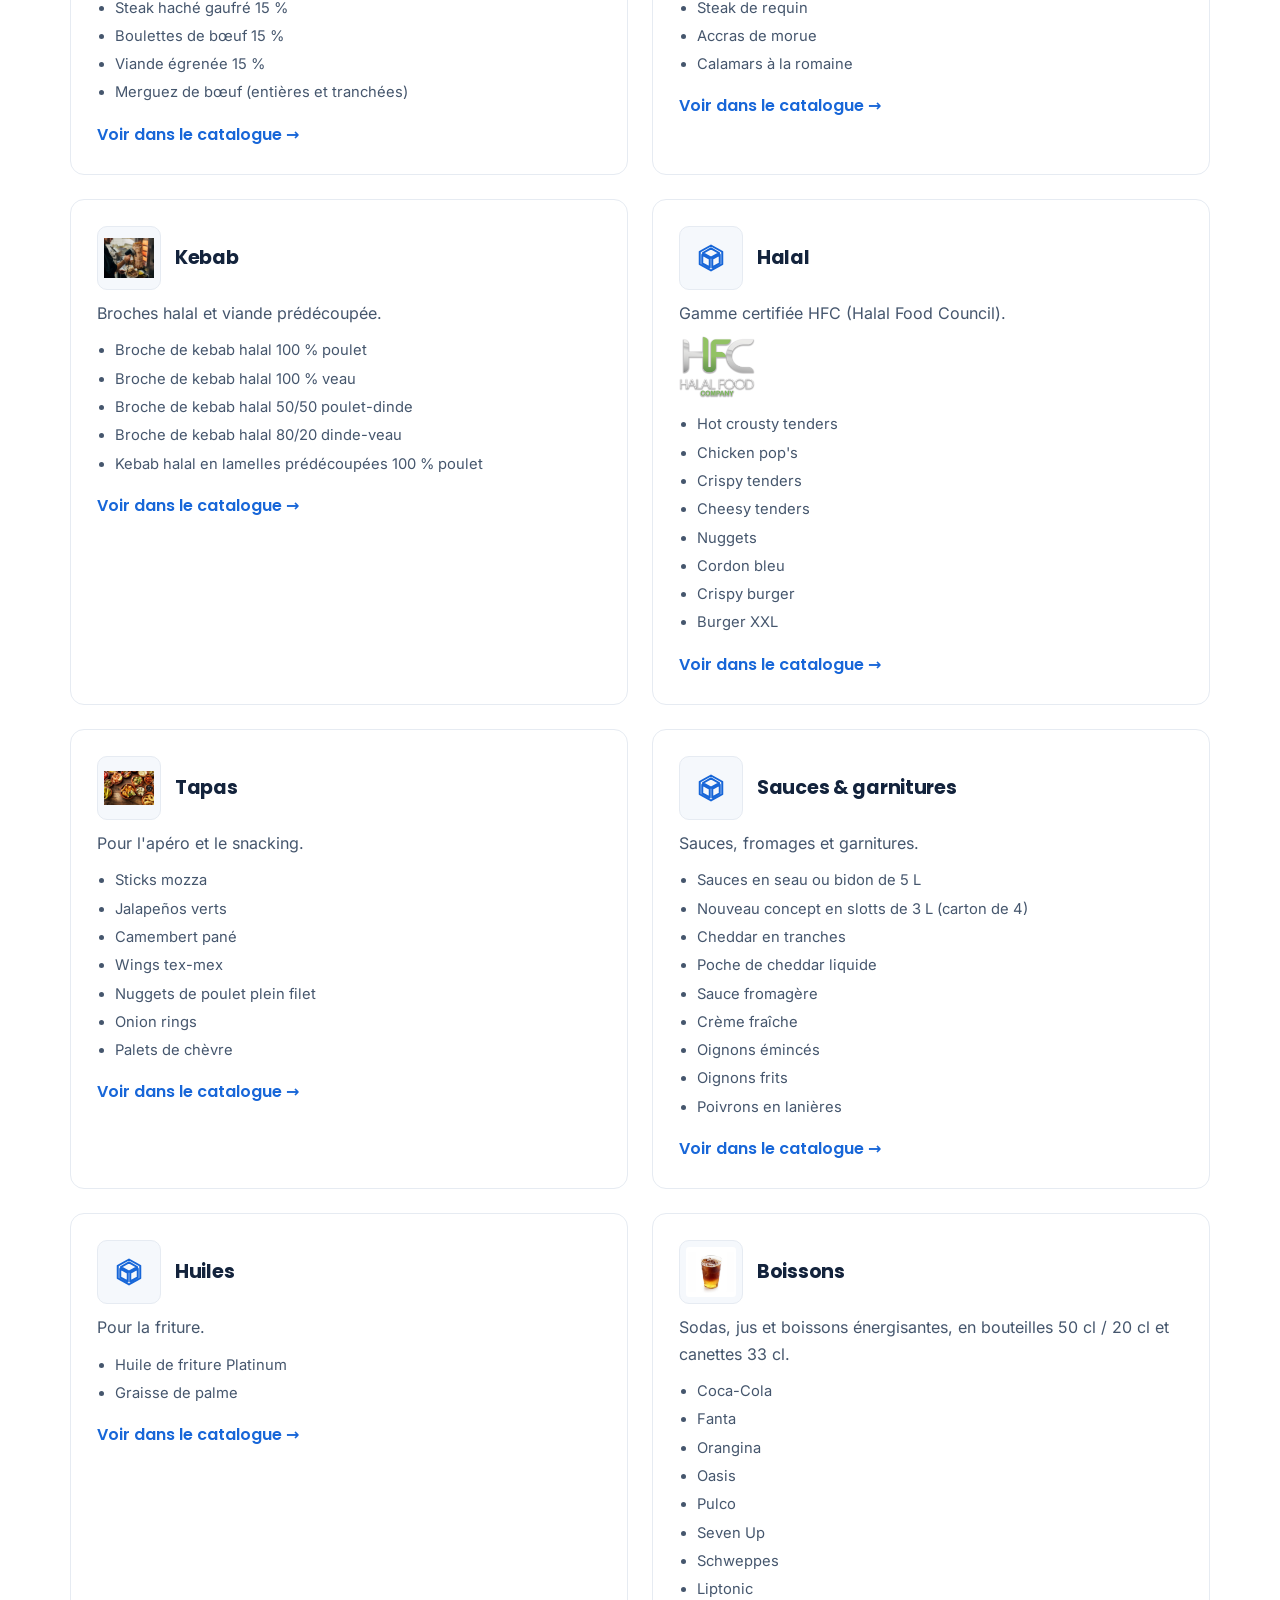
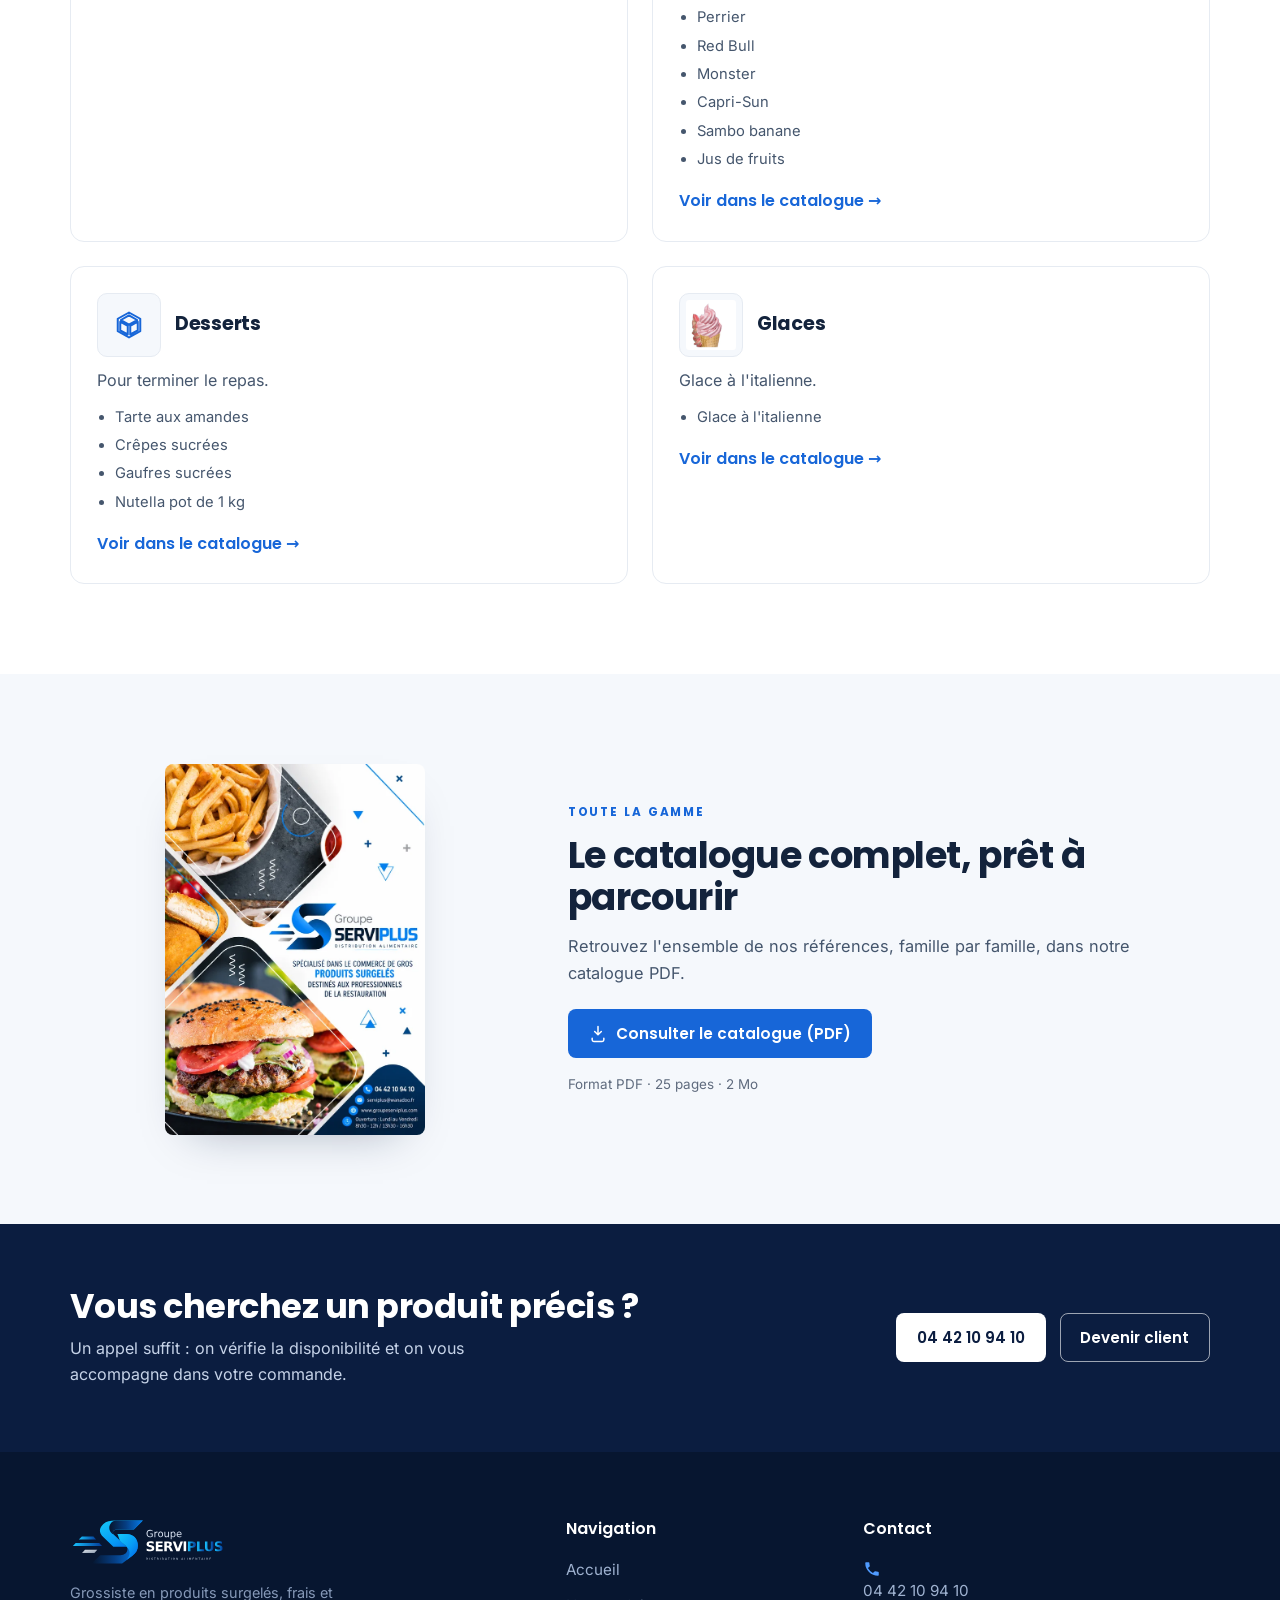
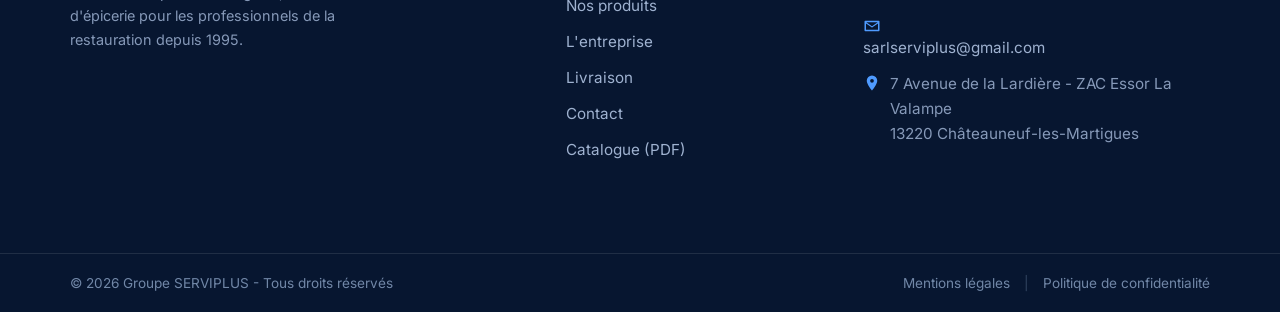
<file: produits.html>
<!DOCTYPE html>
<html lang="fr">
<head>
  <meta charset="UTF-8">
  <meta name="viewport" content="width=device-width, initial-scale=1.0">
  <script>document.documentElement.classList.add('js')</script>

  <title>Nos produits : kebab, halal, frites, burgers | Grossiste SERVIPLUS</title>
  <meta name="description" content="Frites, kebabs halal certifiés HFC, burgers, volailles, viandes, tapas, boissons… 14 familles de produits surgelés et frais pour les pros de la restauration.">
  <meta name="theme-color" content="#0b1d40">
  <link rel="canonical" href="https://www.groupeserviplus.com/produits.html">

  <link rel="icon" href="assets/logo/symbole-s.svg" type="image/svg+xml">
  <link rel="icon" href="assets/img/favicon-32.png" sizes="32x32" type="image/png">
  <link rel="apple-touch-icon" href="assets/img/favicon-180.png">

  <meta property="og:type" content="website">
  <meta property="og:site_name" content="Groupe SERVIPLUS">
  <meta property="og:title" content="Nos produits | Groupe SERVIPLUS">
  <meta property="og:description" content="Les familles de produits surgelés, frais et d'épicerie pour la restauration.">
  <meta property="og:url" content="https://www.groupeserviplus.com/produits.html">
  <meta property="og:locale" content="fr_FR">
  <meta property="og:image" content="https://www.groupeserviplus.com/assets/img/og-image.jpg">

  <link rel="preload" href="assets/fonts/poppins-800.woff2" as="font" type="font/woff2" crossorigin>
  <link rel="preload" href="assets/fonts/inter-var.woff2" as="font" type="font/woff2" crossorigin>
  <link rel="stylesheet" href="assets/css/styles.css">

  <script type="application/ld+json">
  {"@context":"https://schema.org","@type":"BreadcrumbList","itemListElement":[
    {"@type":"ListItem","position":1,"name":"Accueil","item":"https://www.groupeserviplus.com/"},
    {"@type":"ListItem","position":2,"name":"Nos produits","item":"https://www.groupeserviplus.com/produits.html"}]}
  </script>
</head>
<body>
  <a class="skip-link" href="#contenu">Aller au contenu principal</a>

  <!-- ============ HEADER ============ -->
  <header class="header">
    <div class="container header__inner">
      <a class="brand" href="index.html" aria-label="Groupe SERVIPLUS - Accueil">
        <img src="assets/logo/logo-serviplus.svg" alt="Groupe SERVIPLUS - Distribution alimentaire" width="190" height="53">
      </a>
      <nav class="nav" id="menu" aria-label="Navigation principale">
        <div class="nav__head">
          <img class="nav__logo" src="assets/logo/logo-serviplus-blanc.svg" alt="Groupe SERVIPLUS" width="180" height="50">
          <button class="nav__close" type="button" aria-label="Fermer le menu" data-close-menu>
            <svg viewBox="0 0 24 24" aria-hidden="true"><path d="m6 6 12 12M18 6 6 18" stroke="currentColor" stroke-width="2" fill="none" stroke-linecap="round"/></svg>
          </button>
        </div>
        <ul class="nav__list">
          <li><a href="index.html" class="nav__link">Accueil</a></li>
          <li><a href="produits.html" class="nav__link is-active" aria-current="page">Nos produits</a></li>
          <li><a href="entreprise.html" class="nav__link">L'entreprise</a></li>
          <li><a href="livraison.html" class="nav__link">Livraison</a></li>
          <li><a href="contact.html" class="nav__link">Contact</a></li>
        </ul>
        <div class="nav__foot">
          <a class="nav__phone" href="tel:+33442109410">
            <svg viewBox="0 0 24 24" aria-hidden="true"><path d="M6.6 10.8a15.9 15.9 0 0 0 6.6 6.6l2.2-2.2a1 1 0 0 1 1-.25c1.1.37 2.3.57 3.6.57a1 1 0 0 1 1 1V20a1 1 0 0 1-1 1A17 17 0 0 1 3 4a1 1 0 0 1 1-1h3.5a1 1 0 0 1 1 1c0 1.3.2 2.5.57 3.6a1 1 0 0 1-.25 1l-2.22 2.2Z" fill="currentColor"/></svg>
            04 42 10 94 10
          </a>
          <a class="btn btn--primary nav__cta" href="contact.html">Nous contacter</a>
        </div>
      </nav>
      <a class="header__call" href="tel:+33442109410" aria-label="Appeler le 04 42 10 94 10"><svg viewBox="0 0 24 24" aria-hidden="true"><path d="M6.6 10.8a15.9 15.9 0 0 0 6.6 6.6l2.2-2.2a1 1 0 0 1 1-.25c1.1.37 2.3.57 3.6.57a1 1 0 0 1 1 1V20a1 1 0 0 1-1 1A17 17 0 0 1 3 4a1 1 0 0 1 1-1h3.5a1 1 0 0 1 1 1c0 1.3.2 2.5.57 3.6a1 1 0 0 1-.25 1l-2.22 2.2Z" fill="currentColor"/></svg></a>
      <button class="burger" type="button" aria-label="Ouvrir le menu" aria-expanded="false" aria-controls="menu" data-open-menu>
        <span></span><span></span><span></span>
      </button>
    </div>
  </header>
  <div class="nav-overlay" data-close-menu hidden></div>

  <main id="contenu">

    <section class="pagehead">
      <div class="container">
        <p class="crumb"><a href="index.html">Accueil</a><span aria-hidden="true">/</span>Nos produits</p>
        <h1>Nos produits pour les professionnels</h1>
        <p>14 familles de produits surgelés, frais et d'épicerie pour les snacks, pizzerias, boulangeries et collectivités : du kebab halal aux frites, des burgers aux boissons.</p>
      </div>
    </section>

    <section class="section">
      <div class="container">
        <nav class="prodnav" aria-label="Familles de produits">
          <a href="#pommes-de-terre">Pommes de terre</a>
          <a href="#pains">Pains</a>
          <a href="#pains-hamburger">Pains hamburger</a>
          <a href="#volaille">Volaille</a>
          <a href="#boeuf">Bœuf</a>
          <a href="#poisson">Poisson</a>
          <a href="#kebab">Kebab</a>
          <a href="#halal">Halal</a>
          <a href="#tapas">Tapas</a>
          <a href="#sauces">Sauces & garnitures</a>
          <a href="#huiles">Huiles</a>
          <a href="#boissons">Boissons</a>
          <a href="#desserts">Desserts</a>
          <a href="#glaces">Glaces</a>
        </nav>
        <div class="prodgrid">
        <section class="prodfam" id="pommes-de-terre">
          <div class="prodfam__head">
            <img class="prodfam__thumb" src="assets/img/cat-frites.webp" alt="Pommes de terre" width="64" height="64" loading="lazy">
            <h2>Pommes de terre</h2>
          </div>
          <p class="prodfam__intro">Frites et pommes de terre surgelées pour toutes vos cuissons.</p>
          <ul class="prodfam__list">
            <li>Frites 9/9 et 6/6 grade A cuisson rapide</li>
            <li>Frites 9/9 et 6/6 grade B</li>
            <li>Frites steakhouse grade A</li>
            <li>Potatoes épicées</li>
            <li>Galettes de pomme de terre (standard et XL)</li>
          </ul>
          <a class="prodfam__more" href="assets/catalogue/catalogue-serviplus.pdf#page=3" target="_blank" rel="noopener">Voir dans le catalogue<span aria-hidden="true"> →</span></a>
        </section>
        <section class="prodfam" id="pains">
          <div class="prodfam__head">
            <img class="prodfam__thumb" src="assets/img/cat-pains.webp" alt="Pains" width="64" height="64" loading="lazy">
            <h2>Pains</h2>
          </div>
          <p class="prodfam__intro">La base de vos sandwichs, kebabs et snacks.</p>
          <ul class="prodfam__list">
            <li>Soft déliroll</li>
            <li>Hamburger naan</li>
            <li>Galette tortilla</li>
            <li>Pain panini</li>
            <li>Pain kebab ovale</li>
          </ul>
          <a class="prodfam__more" href="assets/catalogue/catalogue-serviplus.pdf#page=4" target="_blank" rel="noopener">Voir dans le catalogue<span aria-hidden="true"> →</span></a>
        </section>
        <section class="prodfam" id="pains-hamburger">
          <div class="prodfam__head">
            <span class="prodfam__icon"><svg viewBox="0 0 24 24" width="30" height="30" fill="none" stroke="currentColor" stroke-width="1.6" stroke-linecap="round" stroke-linejoin="round" aria-hidden="true"><path d="M12 2 3 7v10l9 5 9-5V7l-9-5Zm0 2.3L18.5 8 12 11.7 5.5 8 12 4.3ZM5 9.3l6 3.4v6.9l-6-3.3V9.3Zm8 10.3v-6.9l6-3.4v7l-6 3.3Z"/></svg></span>
            <h2>Pains hamburger</h2>
          </div>
          <p class="prodfam__intro">Pour vos burgers, du classique au premium.</p>
          <ul class="prodfam__list">
            <li>Petit, grand et géant (avec ou sans sésame)</li>
            <li>Hamburger double</li>
            <li>Burger brioché premium</li>
            <li>Burger bap's</li>
            <li>Hamburger méga</li>
            <li>Burger rustique</li>
          </ul>
          <a class="prodfam__more" href="assets/catalogue/catalogue-serviplus.pdf#page=6" target="_blank" rel="noopener">Voir dans le catalogue<span aria-hidden="true"> →</span></a>
        </section>
        <section class="prodfam" id="volaille">
          <div class="prodfam__head">
            <img class="prodfam__thumb" src="assets/img/cat-volaille.webp" alt="Volaille" width="64" height="64" loading="lazy">
            <h2>Volaille</h2>
          </div>
          <p class="prodfam__intro">Poulet et dinde, du filet au pané.</p>
          <ul class="prodfam__list">
            <li>Filet de poulet</li>
            <li>Brochette de poulet</li>
            <li>Émincé et tranche de poulet cuit rôti</li>
            <li>Chicken burger</li>
            <li>Chicken burger plein filet XXL</li>
            <li>Nuggets</li>
            <li>Tenders panés</li>
            <li>Hot wings</li>
            <li>Cordon bleu de dinde</li>
          </ul>
          <a class="prodfam__more" href="assets/catalogue/catalogue-serviplus.pdf#page=10" target="_blank" rel="noopener">Voir dans le catalogue<span aria-hidden="true"> →</span></a>
        </section>
        <section class="prodfam" id="boeuf">
          <div class="prodfam__head">
            <img class="prodfam__thumb" src="assets/img/cat-viandes.webp" alt="Bœuf" width="64" height="64" loading="lazy">
            <h2>Bœuf</h2>
          </div>
          <p class="prodfam__intro">Steaks hachés et préparations de bœuf.</p>
          <ul class="prodfam__list">
            <li>Steak haché façon bouchère 15 %</li>
            <li>Steak haché ovale strié 15 %</li>
            <li>Steak haché gaufré 15 %</li>
            <li>Boulettes de bœuf 15 %</li>
            <li>Viande égrenée 15 %</li>
            <li>Merguez de bœuf (entières et tranchées)</li>
          </ul>
          <a class="prodfam__more" href="assets/catalogue/catalogue-serviplus.pdf#page=8" target="_blank" rel="noopener">Voir dans le catalogue<span aria-hidden="true"> →</span></a>
        </section>
        <section class="prodfam" id="poisson">
          <div class="prodfam__head">
            <span class="prodfam__icon"><svg viewBox="0 0 24 24" width="30" height="30" fill="none" stroke="currentColor" stroke-width="1.6" stroke-linecap="round" stroke-linejoin="round" aria-hidden="true"><path d="M12 2 3 7v10l9 5 9-5V7l-9-5Zm0 2.3L18.5 8 12 11.7 5.5 8 12 4.3ZM5 9.3l6 3.4v6.9l-6-3.3V9.3Zm8 10.3v-6.9l6-3.4v7l-6 3.3Z"/></svg></span>
            <h2>Poisson</h2>
          </div>
          <p class="prodfam__intro">Poisson pané et produits de la mer.</p>
          <ul class="prodfam__list">
            <li>Poisson pané colin</li>
            <li>Steak de thon</li>
            <li>Steak de requin</li>
            <li>Accras de morue</li>
            <li>Calamars à la romaine</li>
          </ul>
          <a class="prodfam__more" href="assets/catalogue/catalogue-serviplus.pdf#page=15" target="_blank" rel="noopener">Voir dans le catalogue<span aria-hidden="true"> →</span></a>
        </section>
        <section class="prodfam" id="kebab">
          <div class="prodfam__head">
            <img class="prodfam__thumb" src="assets/img/cat-kebabs.webp" alt="Kebab" width="64" height="64" loading="lazy">
            <h2>Kebab</h2>
          </div>
          <p class="prodfam__intro">Broches halal et viande prédécoupée.</p>
          <ul class="prodfam__list">
            <li>Broche de kebab halal 100 % poulet</li>
            <li>Broche de kebab halal 100 % veau</li>
            <li>Broche de kebab halal 50/50 poulet-dinde</li>
            <li>Broche de kebab halal 80/20 dinde-veau</li>
            <li>Kebab halal en lamelles prédécoupées 100 % poulet</li>
          </ul>
          <a class="prodfam__more" href="assets/catalogue/catalogue-serviplus.pdf#page=16" target="_blank" rel="noopener">Voir dans le catalogue<span aria-hidden="true"> →</span></a>
        </section>
        <section class="prodfam" id="halal">
          <div class="prodfam__head">
            <span class="prodfam__icon"><svg viewBox="0 0 24 24" width="30" height="30" fill="none" stroke="currentColor" stroke-width="1.6" stroke-linecap="round" stroke-linejoin="round" aria-hidden="true"><path d="M12 2 3 7v10l9 5 9-5V7l-9-5Zm0 2.3L18.5 8 12 11.7 5.5 8 12 4.3ZM5 9.3l6 3.4v6.9l-6-3.3V9.3Zm8 10.3v-6.9l6-3.4v7l-6 3.3Z"/></svg></span>
            <h2>Halal</h2>
          </div>
          <p class="prodfam__intro">Gamme certifiée HFC (Halal Food Council).</p>
          <img class="prodfam__hfc" src="assets/img/logo-hfc.png" alt="Certification halal HFC" width="90" height="74" loading="lazy">
          <ul class="prodfam__list">
            <li>Hot crousty tenders</li>
            <li>Chicken pop's</li>
            <li>Crispy tenders</li>
            <li>Cheesy tenders</li>
            <li>Nuggets</li>
            <li>Cordon bleu</li>
            <li>Crispy burger</li>
            <li>Burger XXL</li>
          </ul>
          <a class="prodfam__more" href="assets/catalogue/catalogue-serviplus.pdf#page=14" target="_blank" rel="noopener">Voir dans le catalogue<span aria-hidden="true"> →</span></a>
        </section>
        <section class="prodfam" id="tapas">
          <div class="prodfam__head">
            <img class="prodfam__thumb" src="assets/img/cat-pizzas.webp" alt="Tapas" width="64" height="64" loading="lazy">
            <h2>Tapas</h2>
          </div>
          <p class="prodfam__intro">Pour l'apéro et le snacking.</p>
          <ul class="prodfam__list">
            <li>Sticks mozza</li>
            <li>Jalapeños verts</li>
            <li>Camembert pané</li>
            <li>Wings tex-mex</li>
            <li>Nuggets de poulet plein filet</li>
            <li>Onion rings</li>
            <li>Palets de chèvre</li>
          </ul>
          <a class="prodfam__more" href="assets/catalogue/catalogue-serviplus.pdf#page=12" target="_blank" rel="noopener">Voir dans le catalogue<span aria-hidden="true"> →</span></a>
        </section>
        <section class="prodfam" id="sauces">
          <div class="prodfam__head">
            <span class="prodfam__icon"><svg viewBox="0 0 24 24" width="30" height="30" fill="none" stroke="currentColor" stroke-width="1.6" stroke-linecap="round" stroke-linejoin="round" aria-hidden="true"><path d="M12 2 3 7v10l9 5 9-5V7l-9-5Zm0 2.3L18.5 8 12 11.7 5.5 8 12 4.3ZM5 9.3l6 3.4v6.9l-6-3.3V9.3Zm8 10.3v-6.9l6-3.4v7l-6 3.3Z"/></svg></span>
            <h2>Sauces & garnitures</h2>
          </div>
          <p class="prodfam__intro">Sauces, fromages et garnitures.</p>
          <ul class="prodfam__list">
            <li>Sauces en seau ou bidon de 5 L</li>
            <li>Nouveau concept en slotts de 3 L (carton de 4)</li>
            <li>Cheddar en tranches</li>
            <li>Poche de cheddar liquide</li>
            <li>Sauce fromagère</li>
            <li>Crème fraîche</li>
            <li>Oignons émincés</li>
            <li>Oignons frits</li>
            <li>Poivrons en lanières</li>
          </ul>
          <a class="prodfam__more" href="assets/catalogue/catalogue-serviplus.pdf#page=24" target="_blank" rel="noopener">Voir dans le catalogue<span aria-hidden="true"> →</span></a>
        </section>
        <section class="prodfam" id="huiles">
          <div class="prodfam__head">
            <span class="prodfam__icon"><svg viewBox="0 0 24 24" width="30" height="30" fill="none" stroke="currentColor" stroke-width="1.6" stroke-linecap="round" stroke-linejoin="round" aria-hidden="true"><path d="M12 2 3 7v10l9 5 9-5V7l-9-5Zm0 2.3L18.5 8 12 11.7 5.5 8 12 4.3ZM5 9.3l6 3.4v6.9l-6-3.3V9.3Zm8 10.3v-6.9l6-3.4v7l-6 3.3Z"/></svg></span>
            <h2>Huiles</h2>
          </div>
          <p class="prodfam__intro">Pour la friture.</p>
          <ul class="prodfam__list">
            <li>Huile de friture Platinum</li>
            <li>Graisse de palme</li>
          </ul>
          <a class="prodfam__more" href="assets/catalogue/catalogue-serviplus.pdf#page=17" target="_blank" rel="noopener">Voir dans le catalogue<span aria-hidden="true"> →</span></a>
        </section>
        <section class="prodfam" id="boissons">
          <div class="prodfam__head">
            <img class="prodfam__thumb" src="assets/img/cat-boissons.webp" alt="Boissons" width="64" height="64" loading="lazy">
            <h2>Boissons</h2>
          </div>
          <p class="prodfam__intro">Sodas, jus et boissons énergisantes, en bouteilles 50 cl / 20 cl et canettes 33 cl.</p>
          <ul class="prodfam__list">
            <li>Coca-Cola</li>
            <li>Fanta</li>
            <li>Orangina</li>
            <li>Oasis</li>
            <li>Pulco</li>
            <li>Seven Up</li>
            <li>Schweppes</li>
            <li>Liptonic</li>
            <li>Perrier</li>
            <li>Red Bull</li>
            <li>Monster</li>
            <li>Capri-Sun</li>
            <li>Sambo banane</li>
            <li>Jus de fruits</li>
          </ul>
          <a class="prodfam__more" href="assets/catalogue/catalogue-serviplus.pdf#page=18" target="_blank" rel="noopener">Voir dans le catalogue<span aria-hidden="true"> →</span></a>
        </section>
        <section class="prodfam" id="desserts">
          <div class="prodfam__head">
            <span class="prodfam__icon"><svg viewBox="0 0 24 24" width="30" height="30" fill="none" stroke="currentColor" stroke-width="1.6" stroke-linecap="round" stroke-linejoin="round" aria-hidden="true"><path d="M12 2 3 7v10l9 5 9-5V7l-9-5Zm0 2.3L18.5 8 12 11.7 5.5 8 12 4.3ZM5 9.3l6 3.4v6.9l-6-3.3V9.3Zm8 10.3v-6.9l6-3.4v7l-6 3.3Z"/></svg></span>
            <h2>Desserts</h2>
          </div>
          <p class="prodfam__intro">Pour terminer le repas.</p>
          <ul class="prodfam__list">
            <li>Tarte aux amandes</li>
            <li>Crêpes sucrées</li>
            <li>Gaufres sucrées</li>
            <li>Nutella pot de 1 kg</li>
          </ul>
          <a class="prodfam__more" href="assets/catalogue/catalogue-serviplus.pdf#page=21" target="_blank" rel="noopener">Voir dans le catalogue<span aria-hidden="true"> →</span></a>
        </section>
        <section class="prodfam" id="glaces">
          <div class="prodfam__head">
            <img class="prodfam__thumb" src="assets/img/cat-glaces.webp" alt="Glaces" width="64" height="64" loading="lazy">
            <h2>Glaces</h2>
          </div>
          <p class="prodfam__intro">Glace à l'italienne.</p>
          <ul class="prodfam__list">
            <li>Glace à l'italienne</li>
          </ul>
          <a class="prodfam__more" href="assets/catalogue/catalogue-serviplus.pdf#page=20" target="_blank" rel="noopener">Voir dans le catalogue<span aria-hidden="true"> →</span></a>
        </section>
        </div>
      </div>
    </section>

    <section class="section section--off">
      <div class="container cat">
        <div class="cat__cover reveal">
          <img src="assets/img/catalogue-couverture.webp" alt="Couverture du catalogue produits du Groupe SERVIPLUS" width="640" height="913" loading="lazy">
        </div>
        <div class="cat__content reveal">
          <span class="kicker">Toute la gamme</span>
          <h2 class="section__title">Le catalogue complet, prêt à parcourir</h2>
          <p class="section__intro">Retrouvez l'ensemble de nos références, famille par famille, dans notre catalogue PDF.</p>
          <div class="cat__actions">
            <a class="btn btn--primary" href="assets/catalogue/catalogue-serviplus.pdf" target="_blank" rel="noopener"><svg class="btn__ico" width="20" height="20" viewBox="0 0 24 24" aria-hidden="true"><path d="M12 3v10m0 0 4-4m-4 4-4-4M5 17v2a2 2 0 0 0 2 2h10a2 2 0 0 0 2-2v-2" fill="none" stroke="currentColor" stroke-width="1.8" stroke-linecap="round" stroke-linejoin="round"/></svg>Consulter le catalogue (PDF)</a>
          </div>
          <p class="cat__note">Format PDF &middot; 25 pages &middot; 2 Mo</p>
        </div>
      </div>
    </section>

    <section class="cta">
      <div class="container cta__inner">
        <div>
          <h2>Vous cherchez un produit précis&nbsp;?</h2>
          <p>Un appel suffit : on vérifie la disponibilité et on vous accompagne dans votre commande.</p>
        </div>
        <div class="cta__actions">
          <a class="btn btn--white" href="tel:+33442109410">04 42 10 94 10</a>
          <a class="btn btn--ghost-light" href="contact.html#devenir-client">Devenir client</a>
        </div>
      </div>
    </section>

  </main>

  <!-- ============ FOOTER ============ -->
  <footer class="footer">
    <div class="container footer__inner">
      <div class="footer__brand">
        <img src="assets/logo/logo-serviplus-blanc.svg" alt="Groupe SERVIPLUS" width="210" height="59">
        <p class="footer__tagline">Grossiste en produits surgelés, frais et d'épicerie pour les professionnels de la restauration depuis 1995.</p>
      </div>
      <nav class="footer__col footer__acc" aria-label="Navigation du pied de page">
        <button class="footer__acc-head" type="button" aria-expanded="false">Navigation
          <svg class="footer__acc-chevron" viewBox="0 0 24 24" aria-hidden="true"><path d="m6 9 6 6 6-6" fill="none" stroke="currentColor" stroke-width="2" stroke-linecap="round" stroke-linejoin="round"/></svg>
        </button>
        <div class="footer__acc-body">
          <ul role="list">
            <li><a href="index.html">Accueil</a></li>
            <li><a href="produits.html">Nos produits</a></li>
            <li><a href="entreprise.html">L'entreprise</a></li>
            <li><a href="livraison.html">Livraison</a></li>
            <li><a href="contact.html">Contact</a></li>
            <li><a href="assets/catalogue/catalogue-serviplus.pdf" target="_blank" rel="noopener">Catalogue (PDF)</a></li>
          </ul>
        </div>
      </nav>
      <div class="footer__col footer__acc is-open">
        <button class="footer__acc-head" type="button" aria-expanded="true">Contact
          <svg class="footer__acc-chevron" viewBox="0 0 24 24" aria-hidden="true"><path d="m6 9 6 6 6-6" fill="none" stroke="currentColor" stroke-width="2" stroke-linecap="round" stroke-linejoin="round"/></svg>
        </button>
        <div class="footer__acc-body">
          <ul class="footer__contact" role="list">
            <li><a href="tel:+33442109410"><svg class="ico" aria-hidden="true" viewBox="0 0 24 24"><path d="M6.6 10.8a15.9 15.9 0 0 0 6.6 6.6l2.2-2.2a1 1 0 0 1 1-.25c1.1.37 2.3.57 3.6.57a1 1 0 0 1 1 1V20a1 1 0 0 1-1 1A17 17 0 0 1 3 4a1 1 0 0 1 1-1h3.5a1 1 0 0 1 1 1c0 1.3.2 2.5.57 3.6a1 1 0 0 1-.25 1l-2.22 2.2Z"/></svg>04 42 10 94 10</a></li>
            <li><a href="mailto:sarlserviplus@gmail.com"><svg class="ico" aria-hidden="true" viewBox="0 0 24 24"><path d="M3 5h18a1 1 0 0 1 1 1v12a1 1 0 0 1-1 1H3a1 1 0 0 1-1-1V6a1 1 0 0 1 1-1Zm1.4 2 7.6 5.3L19.6 7H4.4ZM20 8.5l-7.4 5.2a1 1 0 0 1-1.2 0L4 8.5V17h16V8.5Z"/></svg>sarlserviplus@gmail.com</a></li>
            <li class="footer__addr"><svg class="ico" aria-hidden="true" viewBox="0 0 24 24"><path d="M12 2a7 7 0 0 0-7 7c0 5 7 13 7 13s7-8 7-13a7 7 0 0 0-7-7Zm0 9.5A2.5 2.5 0 1 1 12 6.5a2.5 2.5 0 0 1 0 5Z"/></svg><span>7 Avenue de la Lardière - ZAC Essor La Valampe<br>13220 Châteauneuf-les-Martigues</span></li>
          </ul>
        </div>
      </div>
    </div>
    <div class="footer__bottom">
      <div class="container footer__bottom-inner">
        <p>&copy; 2026 Groupe SERVIPLUS - Tous droits réservés</p>
        <p class="footer__legal">
          <a href="mentions-legales.html">Mentions légales</a><span aria-hidden="true">|</span><a href="mentions-legales.html#donnees">Politique de confidentialité</a>
        </p>
      </div>
    </div>
  </footer>

  <button class="to-top" type="button" aria-label="Revenir en haut de la page" data-to-top>
    <svg viewBox="0 0 24 24" aria-hidden="true"><path d="M12 5 5 12m7-7 7 7M12 5v15" fill="none" stroke="currentColor" stroke-width="2" stroke-linecap="round" stroke-linejoin="round"/></svg>
  </button>

  <nav class="mobilebar" aria-label="Actions rapides">
    <a class="mobilebar__btn mobilebar__call" href="tel:+33442109410"><svg viewBox="0 0 24 24" aria-hidden="true"><path d="M6.6 10.8a15.9 15.9 0 0 0 6.6 6.6l2.2-2.2a1 1 0 0 1 1-.25c1.1.37 2.3.57 3.6.57a1 1 0 0 1 1 1V20a1 1 0 0 1-1 1A17 17 0 0 1 3 4a1 1 0 0 1 1-1h3.5a1 1 0 0 1 1 1c0 1.3.2 2.5.57 3.6a1 1 0 0 1-.25 1l-2.22 2.2Z" fill="currentColor"/></svg>Appeler</a>
    <a class="mobilebar__btn mobilebar__cta" href="contact.html#devenir-client">Devenir client</a>
  </nav>

  <script src="assets/js/main.js" defer></script>
</body>
</html>
</file>
<file: assets/css/styles.css>
/* =========================================================
   Groupe SERVIPLUS - Feuille de styles (site multipage)
   HTML/CSS/JS vanilla - direction sobre, sans "look IA"
   ========================================================= */

/* ---------- Polices auto-hébergées (RGPD, pas de requête Google) ---------- */
@font-face{font-family:'Inter';font-style:normal;font-weight:400 700;font-display:swap;src:url(../fonts/inter-var.woff2) format('woff2')}
@font-face{font-family:'Poppins';font-style:normal;font-weight:600;font-display:swap;src:url(../fonts/poppins-600.woff2) format('woff2')}
@font-face{font-family:'Poppins';font-style:normal;font-weight:700;font-display:swap;src:url(../fonts/poppins-700.woff2) format('woff2')}
@font-face{font-family:'Poppins';font-style:normal;font-weight:800;font-display:swap;src:url(../fonts/poppins-800.woff2) format('woff2')}

:root{
  --navy:#0b1d40;
  --navy-700:#13295a;
  --blue:#1766d8;
  --blue-600:#1f6fe0;
  --blue-400:#4f9bff;
  --ink:#13233c;
  --body:#45566d;
  --muted:#5f6b7e;
  --line:#e6ebf2;
  --paper:#ffffff;
  --off:#f5f8fc;

  --container:1180px;
  --gut:20px;
  --head-h:70px;

  --ff-head:"Poppins", system-ui, -apple-system, "Segoe UI", sans-serif;
  --ff-body:"Inter", system-ui, -apple-system, "Segoe UI", Roboto, sans-serif;

  --shadow:0 20px 45px -26px rgba(11,29,64,.35);
}

*,*::before,*::after{box-sizing:border-box}
html{scroll-behavior:smooth;-webkit-text-size-adjust:100%}
body{
  margin:0;font-family:var(--ff-body);color:var(--body);background:var(--paper);
  font-size:16px;line-height:1.65;-webkit-font-smoothing:antialiased;overflow-x:hidden;
}
img,svg{display:block;max-width:100%}
img{height:auto}
a{color:inherit;text-decoration:none}
ul{margin:0;padding:0;list-style:none}
h1,h2,h3,h4{font-family:var(--ff-head);color:var(--ink);line-height:1.15;margin:0;letter-spacing:-.015em}
p{margin:0}
strong{color:var(--ink);font-weight:700}

.container{width:100%;max-width:var(--container);margin-inline:auto;padding-inline:var(--gut)}

.skip-link{position:absolute;left:12px;top:-60px;z-index:200;background:var(--blue);color:#fff;padding:10px 16px;border-radius:8px;transition:top .2s}
.skip-link:focus{top:12px}
:focus-visible{outline:3px solid var(--blue-400);outline-offset:3px;border-radius:5px}

.ico{width:18px;height:18px;flex:0 0 auto;fill:currentColor}

/* ---------- Boutons ---------- */
.btn{
  display:inline-flex;align-items:center;justify-content:center;gap:.5em;
  font-family:var(--ff-head);font-weight:600;font-size:.95rem;
  padding:.72em 1.3em;border-radius:8px;border:1.5px solid transparent;cursor:pointer;
  transition:transform .16s ease, background .2s ease, color .2s ease, border-color .2s ease;
}
.btn__arrow{transition:transform .2s ease}
.btn:hover .btn__arrow{transform:translateX(3px)}
.btn--primary{background:var(--blue);color:#fff}
.btn--primary:hover{background:var(--blue-600)}
.btn--navy{background:var(--navy);color:#fff}
.btn--navy:hover{background:var(--navy-700)}
.btn--outline{background:transparent;color:var(--blue);border-color:var(--blue)}
.btn--outline:hover{background:var(--blue);color:#fff}
.btn--white{background:#fff;color:var(--navy)}
.btn--white:hover{background:var(--off);color:var(--navy)}

/* ---------- Kicker (libellé de section, sans trait décoratif) ---------- */
.kicker{
  display:block;font-family:var(--ff-head);font-weight:700;font-size:.74rem;
  letter-spacing:.16em;text-transform:uppercase;color:var(--blue);margin:0 0 .7rem;
}

/* ---------- Sections génériques ---------- */
.section{padding:clamp(52px,7vw,92px) 0}
.section--off{background:var(--off)}
.section--navy{background:var(--navy);color:#cdd9ec}
.section--navy h2,.section--navy h3{color:#fff}
.section__title{font-size:clamp(1.55rem,3.6vw,2.3rem);font-weight:700}
.section__intro{max-width:62ch;margin-top:.9rem;font-size:1.02rem}

/* =========================================================
   En-tête (compact, blanc)
   ========================================================= */
.header{position:sticky;top:0;z-index:100;background:#fff;border-bottom:1px solid var(--line)}
.header.is-stuck{box-shadow:0 6px 20px -16px rgba(11,29,64,.5)}
.header__inner{display:flex;align-items:center;justify-content:space-between;min-height:var(--head-h);gap:16px}
.brand img{width:auto;height:44px}

.nav{display:flex;align-items:center;gap:30px}
.nav__list{display:flex;align-items:center;gap:26px}
.nav__link{font-family:var(--ff-head);font-weight:600;font-size:.95rem;color:var(--ink);padding:6px 0;position:relative}
.nav__link::after{content:"";position:absolute;left:0;right:100%;bottom:-2px;height:2px;background:var(--blue);transition:right .25s ease}
.nav__link:hover::after,.nav__link.is-active::after{right:0}
.nav__link.is-active{color:var(--blue)}
.nav__phone{display:none}
.nav__head{display:none}
.nav__foot{display:flex;align-items:center}
.nav__cta{padding:.6em 1.1em}

.burger{display:none;width:46px;height:46px;border:1px solid var(--line);background:#fff;border-radius:10px;cursor:pointer;padding:0;align-items:center;justify-content:center;flex-direction:column;gap:5px}
.burger span{width:22px;height:2.3px;background:var(--ink);border-radius:3px;transition:transform .25s,opacity .25s}

.nav-overlay{position:fixed;inset:0;background:rgba(7,18,42,.5);z-index:98;opacity:0;transition:opacity .3s}
.nav-overlay.is-open{opacity:1}

/* Bouton appel header (mobile) + barre d'action fixe (mobile) */
.header__call{display:none}
.mobilebar{display:none}

/* =========================================================
   Hero (accueil) - photo plein cadre, texte en bas
   ========================================================= */
.hero{position:relative;isolation:isolate;overflow:hidden;background:var(--navy);color:#fff;min-height:clamp(480px,74vh,720px);display:flex}
.hero__bg{position:absolute;inset:0;width:100%;height:100%;object-fit:cover;object-position:center 42%;z-index:-2}
.hero__overlay{position:absolute;inset:0;z-index:-1;background:linear-gradient(180deg, rgba(8,19,43,.18) 0%, rgba(8,19,43,.06) 26%, rgba(8,19,43,.55) 56%, rgba(6,14,34,.95) 100%)}
.hero__inner{align-self:flex-end;width:100%;padding-block:clamp(34px,5vw,56px)}
.hero__title{font-size:clamp(1.6rem,6vw,3.2rem);font-weight:800;color:#fff;margin-bottom:.7rem;text-wrap:balance;text-shadow:0 2px 24px rgba(5,14,33,.45)}
.hero__title .accent{color:var(--blue-400)}
.hero__text{font-size:clamp(1rem,1.9vw,1.12rem);color:#e3ebf6;max-width:52ch;margin-bottom:1.5rem;text-shadow:0 1px 14px rgba(5,14,33,.5)}
.hero__actions{display:flex;flex-wrap:wrap;align-items:center;gap:14px 22px}
.hero__link{display:inline-flex;align-items:center;gap:.5em;font-family:var(--ff-head);font-weight:600;color:#fff}
.hero__link .btn__arrow{transition:transform .2s}
.hero__link:hover .btn__arrow{transform:translateX(3px)}

/* =========================================================
   Bandeau de chiffres clés
   ========================================================= */
.stats{background:var(--off);border-bottom:1px solid var(--line)}
.stats__grid{display:grid;grid-template-columns:repeat(2,1fr);gap:1px;background:var(--line)}
.stat{background:var(--off);padding:clamp(22px,3.4vw,34px) 16px;text-align:center}
.stat__num{font-family:var(--ff-head);font-weight:800;color:var(--navy);font-size:clamp(1.9rem,5vw,2.7rem);line-height:1;letter-spacing:-.02em}
.stat__label{margin-top:.5rem;font-size:.86rem;color:var(--muted);line-height:1.3}

/* =========================================================
   Accueil : intro entreprise + split média/texte
   ========================================================= */
.split{display:grid;grid-template-columns:1fr;gap:clamp(28px,4vw,56px);align-items:center}
.split__media img{width:100%;border-radius:12px;box-shadow:var(--shadow)}
.split__media{position:relative}
.split__badge{position:absolute;left:18px;bottom:-16px;display:inline-flex;align-items:center;gap:12px;background:var(--navy);color:#fff;padding:14px 20px;border-radius:10px;box-shadow:var(--shadow)}
.split__badge strong{font-family:var(--ff-head);font-size:1.25rem;display:block;line-height:1.1;color:#fff}
.split__badge span{font-size:.82rem;color:#c7d6ee}
.split__content p + p{margin-top:1rem}
.split__content .btn{margin-top:1.4rem}
.lead{font-size:1.06rem;color:var(--body)}

/* ---------- Liste "pourquoi" sobre (sans pictos/cartes) ---------- */
.points{display:grid;grid-template-columns:1fr;gap:0;margin-top:1.6rem;border-top:1px solid var(--line)}
.point{padding:18px 0;border-bottom:1px solid var(--line)}
.point h3{font-size:1.02rem;font-weight:700;color:var(--ink);margin-bottom:.25rem}
.point p{font-size:.95rem;color:var(--body)}

/* =========================================================
   Familles de produits (mise en page éditoriale)
   ========================================================= */
.families{display:grid;grid-template-columns:repeat(2,1fr);gap:clamp(14px,2vw,22px)}
.families>li{display:flex}
.family{display:flex;flex-direction:column;width:100%;height:100%;border:1px solid var(--line);border-radius:12px;overflow:hidden;background:#fff;transition:transform .25s ease,box-shadow .25s ease}
.family img{display:block;width:100%;aspect-ratio:4/3;object-fit:cover;background:var(--off);transition:transform .4s ease}
.family.is-packshot img{object-fit:contain;padding:6%;background:#fff}
.family__label{display:block;padding:13px 16px;color:var(--ink);font-family:var(--ff-head);font-weight:700;font-size:1rem;border-top:1px solid var(--line)}
.family:hover{transform:translateY(-3px);box-shadow:var(--shadow)}
.family:hover img{transform:scale(1.04)}
.families--mini{grid-template-columns:repeat(2,1fr)}

/* Liste texte des familles (page produits) */
.famlist{columns:2;column-gap:40px;margin-top:1.2rem}
.famlist li{break-inside:avoid;padding:10px 0;border-bottom:1px solid var(--line);font-weight:600;color:var(--ink);display:flex;align-items:center;gap:.6em}
.famlist li span{font-weight:400;color:var(--muted);font-size:.9rem}

/* ---------- Bloc catalogue ---------- */
.cat{display:grid;grid-template-columns:1fr;gap:clamp(26px,4vw,48px);align-items:center}
.cat__cover{justify-self:center;max-width:260px}
.cat__cover img{width:100%;border-radius:8px;box-shadow:var(--shadow)}
.cat__actions{display:flex;flex-wrap:wrap;gap:14px;margin-top:1.4rem}
.cat__note{margin-top:.9rem;font-size:.84rem;color:var(--muted)}

/* =========================================================
   Page produits : nav ancres + familles
   ========================================================= */
.prodnav{display:flex;gap:8px;overflow-x:auto;padding:4px 0 12px;margin-top:6px;scrollbar-width:thin}
.prodnav a{flex:0 0 auto;border:1px solid var(--line);border-radius:999px;padding:8px 14px;font-size:.88rem;font-weight:600;color:var(--ink);white-space:nowrap;background:#fff}
.prodnav a:hover{border-color:var(--blue);color:var(--blue)}
.prodgrid{display:grid;grid-template-columns:1fr;gap:clamp(16px,2.2vw,24px);margin-top:8px}
.prodfam{border:1px solid var(--line);border-radius:14px;padding:clamp(20px,2.4vw,26px);background:#fff;scroll-margin-top:92px}
.prodfam__head{display:flex;align-items:center;gap:14px;margin-bottom:10px}
.prodfam__thumb,.prodfam__icon{width:64px;height:64px;border-radius:10px;background:var(--off);border:1px solid var(--line);flex:0 0 auto}
.prodfam__thumb{object-fit:contain;padding:6px}
.prodfam__icon{display:grid;place-items:center;color:var(--blue)}
.prodfam h2{font-size:1.2rem}
.prodfam__intro{color:var(--body);margin-bottom:10px}
.prodfam__hfc{height:62px;width:auto;margin:0 0 12px}
.prodfam__list{margin:0 0 14px;padding-left:1.15em}
.prodfam__list li{list-style:disc;padding:2px 0;font-size:.92rem;color:var(--body)}
.prodfam__more{font-family:var(--ff-head);font-weight:600;color:var(--blue)}
.prodfam__more:hover{text-decoration:underline;text-underline-offset:2px}
@media (min-width:720px){.prodgrid{grid-template-columns:1fr 1fr}}
@media (min-width:900px){.prodnav{flex-wrap:wrap;overflow:visible}}

/* Bouton outline blanc sur fond sombre */
.btn--ghost-light{background:transparent;color:#fff;border-color:rgba(255,255,255,.6)}
.btn--ghost-light:hover{background:#fff;color:var(--navy);border-color:#fff}

/* =========================================================
   Intro de page intérieure (compacte, pas de hero géant)
   ========================================================= */
.pagehead{background:var(--navy);color:#cdd9ec;padding:clamp(34px,5vw,56px) 0 clamp(30px,4vw,44px)}
.pagehead h1{color:#fff;font-size:clamp(1.8rem,4.2vw,2.6rem);margin:.3rem 0 .6rem}
.pagehead p{max-width:60ch;color:#c0cee4}
.crumb{font-size:.82rem;color:#90a4c6}
.crumb a:hover{color:#fff}
.crumb span{opacity:.5;margin:0 .4em}

/* =========================================================
   Zone de livraison (carte SVG sobre)
   ========================================================= */
.zone{display:grid;grid-template-columns:1fr;gap:clamp(28px,4vw,52px);align-items:center}
.map{width:100%;height:auto}
.map__region{fill:#e7f0fd;stroke:#b9d3f4;stroke-width:1.5}
.map__cities text{fill:var(--navy);font-weight:600;font-family:var(--ff-body)}
.map__cities circle{fill:var(--blue);stroke:#fff;stroke-width:2.5}
.map__cities .city--main circle{fill:var(--navy)}
.ziplist{display:flex;flex-wrap:wrap;gap:8px;margin-top:1.3rem}
.ziplist li{border:1px solid var(--line);border-radius:999px;padding:6px 14px;font-size:.88rem;font-weight:600;color:var(--ink)}

/* =========================================================
   FAQ
   ========================================================= */
.faq__list{margin-top:clamp(20px,3vw,32px);border-top:1px solid var(--line);max-width:860px}
.faq__item{border-bottom:1px solid var(--line)}
.faq__item summary{list-style:none;cursor:pointer;padding:18px 40px 18px 0;position:relative;font-family:var(--ff-head);font-weight:600;color:var(--ink);font-size:1.05rem}
.faq__item summary::-webkit-details-marker{display:none}
.faq__item summary::after{content:"";position:absolute;right:8px;top:24px;width:10px;height:10px;border-right:2px solid var(--muted);border-bottom:2px solid var(--muted);transform:rotate(45deg);transition:transform .25s}
.faq__item[open] summary::after{transform:rotate(-135deg)}
.faq__a{padding:0 0 18px}
.faq__a p{color:var(--body)}

/* =========================================================
   Contact
   ========================================================= */
.contact{display:grid;grid-template-columns:1fr;gap:clamp(26px,4vw,48px)}
.contact__card{background:var(--off);border:1px solid var(--line);border-radius:12px;padding:clamp(22px,3vw,32px)}
.contact__row{display:flex;align-items:flex-start;gap:14px;padding:14px 0;border-bottom:1px solid var(--line)}
.contact__row:last-child{border-bottom:none}
.contact__row .ico{color:var(--blue);margin-top:3px;width:22px;height:22px}
.contact__row h3{font-size:.8rem;text-transform:uppercase;letter-spacing:.08em;color:var(--muted);font-weight:700;margin-bottom:2px}
.contact__row a,.contact__row p{font-size:1.05rem;color:var(--ink);font-weight:600}
.contact__actions{display:flex;flex-wrap:wrap;gap:12px;margin-top:1.4rem}

/* ---------- Formulaire "Devenir client" ---------- */
.formwrap{display:grid;grid-template-columns:1fr;gap:clamp(22px,3.5vw,44px);align-items:start}
.formwrap__intro p{margin-top:.9rem;color:var(--body)}
.form{background:var(--off);border:1px solid var(--line);border-radius:14px;padding:clamp(20px,3vw,30px);display:flex;flex-direction:column;gap:16px}
.form__row{display:grid;grid-template-columns:1fr;gap:16px}
.field{display:flex;flex-direction:column;gap:6px}
.field label,.fieldset legend{font-family:var(--ff-head);font-weight:600;font-size:.9rem;color:var(--ink);padding:0}
.field input,.field select,.field textarea{
  width:100%;min-height:48px;padding:12px 14px;border:1px solid var(--line);border-radius:8px;
  font-family:var(--ff-body);font-size:1rem;background:#fff;color:var(--ink);
}
.field textarea{min-height:110px;resize:vertical}
.field input:focus,.field select:focus,.field textarea:focus{outline:none;border-color:var(--blue);box-shadow:0 0 0 3px rgba(23,102,216,.15)}
.req{color:#c0392b}
.field__err{color:#c0392b;font-size:.85rem;margin:0}
.field--invalid input,.field--invalid select,.field--invalid textarea{border-color:#c0392b}
.fieldset{border:none;padding:0;margin:0}
.checks{display:grid;grid-template-columns:1fr 1fr;gap:8px 16px;margin-top:6px}
.check{display:flex;align-items:flex-start;gap:8px;font-family:var(--ff-body);font-weight:400;font-size:.92rem;color:var(--body);cursor:pointer}
.check input{width:18px;height:18px;min-height:0;margin-top:2px;flex:0 0 auto}
.check--consent{margin-top:2px}
.check--consent.field--invalid span{color:#c0392b}
.hp{position:absolute !important;left:-9999px;width:1px;height:1px;opacity:0}
.form__submit{align-self:flex-start}
.form__status{margin:0;padding:12px 14px;border-radius:8px;font-weight:600}
.form__status.is-ok{background:#e7f6ec;color:#1e7a46;border:1px solid #bfe6cd}
.form__status.is-err{background:#fdeaea;color:#b23636;border:1px solid #f3c6c6}
@media (min-width:560px){.form__row{grid-template-columns:1fr 1fr}.checks{grid-template-columns:repeat(3,1fr)}}
@media (min-width:900px){.formwrap{grid-template-columns:.8fr 1.2fr}}

/* =========================================================
   CTA bande (contact)
   ========================================================= */
.cta{background:var(--navy);color:#fff}
.cta__inner{display:flex;flex-wrap:wrap;align-items:center;justify-content:space-between;gap:24px;padding-block:clamp(40px,6vw,64px)}
.cta h2{color:#fff;font-size:clamp(1.5rem,3.6vw,2.1rem)}
.cta p{color:#c6d3e8;margin-top:.5rem;max-width:48ch}
.cta__actions{display:flex;flex-wrap:wrap;gap:14px}

/* =========================================================
   Avis clients (sobre)
   ========================================================= */
.reviews__head{display:flex;flex-wrap:wrap;align-items:center;gap:6px 18px;margin-top:1rem}
.reviews__rating{font-size:1.05rem;color:var(--ink)}
.reviews__rating strong{font-family:var(--ff-head)}
.reviews__stars{color:#f6b23d;font-size:1.15rem}
.reviews__grid{display:flex;flex-wrap:wrap;justify-content:center;gap:clamp(16px,2vw,24px);margin-top:clamp(24px,3vw,40px)}
.review{flex:1 1 300px;max-width:360px;background:#fff;border:1px solid var(--line);border-radius:12px;padding:2.7rem 1.5rem 1.4rem;margin:0;position:relative}
.review::before{content:"\201C";position:absolute;top:10px;left:18px;font-family:Georgia,serif;font-size:3rem;line-height:1;color:#d7e0ec}
.review__quote{color:var(--ink);font-size:1rem;line-height:1.6;position:relative}
.review__author{margin-top:14px;font-family:var(--ff-head);font-weight:600;color:var(--blue);font-size:.92rem}
.review__src{display:block;font-family:var(--ff-body);font-weight:400;color:var(--muted);font-size:.78rem;margin-top:2px}

/* Lien texte bleu (utilitaire) */
.link{color:var(--blue);font-weight:600;text-decoration:none}
.link:hover{text-decoration:underline;text-underline-offset:2px}

/* Utilitaires d'espacement + petites classes (remplacent les styles inline) */
.u-mt-8{margin-top:.8rem}
.u-mt-12{margin-top:1.2rem}
.u-mt-14{margin-top:1.4rem}
.u-mt-16{margin-top:1.6rem}
.section__title.is-sm{font-size:1.4rem}
.contact__note{margin-top:1.4rem;font-size:.9rem;color:var(--muted)}
.zone__label{font-weight:600;color:var(--ink)}
.families{margin-top:clamp(24px,3vw,40px)}

/* Étapes "comment ça marche" */
.steps{display:grid;grid-template-columns:1fr;gap:clamp(20px,3vw,34px);margin-top:clamp(24px,3vw,40px);padding:0;list-style:none}
.step{margin:0}
.step__num{display:inline-flex;align-items:center;justify-content:center;width:42px;height:42px;border-radius:50%;background:var(--navy);color:#fff;font-family:var(--ff-head);font-weight:700;font-size:1.1rem;margin-bottom:14px}
.step h3{font-size:1.12rem;font-weight:700;color:var(--ink);margin-bottom:.35rem}
.step p{font-size:.95rem}
@media (min-width:768px){.steps{grid-template-columns:repeat(3,1fr)}}

/* =========================================================
   Pied de page
   ========================================================= */
.footer{background:#071630;color:#9fb2d0;font-size:.95rem}
.footer__inner{display:grid;grid-template-columns:1fr;gap:34px;padding-block:clamp(42px,6vw,64px)}
.footer__brand img{height:50px;width:auto;margin-bottom:15px}
.footer__tagline{max-width:34ch;color:#8699b8;font-size:.9rem}
.footer__acc{border-top:1px solid rgba(255,255,255,.1)}
.footer__acc-head{width:100%;display:flex;align-items:center;justify-content:space-between;gap:10px;background:none;border:none;color:#fff;cursor:pointer;font-family:var(--ff-head);font-size:1rem;font-weight:600;padding:16px 0;text-align:left}
.footer__acc-chevron{width:20px;height:20px;color:#8299bd;transition:transform .3s ease;flex:0 0 auto}
.footer__acc.is-open .footer__acc-chevron{transform:rotate(180deg)}
.footer__acc-body{overflow:hidden;max-height:0;transition:max-height .32s ease}
.footer__acc.is-open .footer__acc-body{max-height:340px}
.footer__acc-body > ul{padding-bottom:16px}
.footer__col a:hover{color:#fff}
.footer__col ul li{margin-bottom:11px}
.footer__contact li{display:flex;align-items:flex-start;gap:.6em}
.footer__contact .ico{color:var(--blue-400);margin-top:3px}
.footer__addr{color:#8699b8}
.footer__bottom{border-top:1px solid rgba(255,255,255,.1);font-size:.85rem;color:#7187a7}
.footer__bottom-inner{display:flex;flex-wrap:wrap;gap:10px 24px;justify-content:space-between;padding-block:18px}
.footer__legal{display:inline-flex;gap:14px;align-items:center}
.footer__legal span{opacity:.4}
.footer__legal a:hover{color:#fff}

/* ---------- Retour haut ---------- */
.to-top{position:fixed;right:18px;bottom:18px;z-index:90;width:46px;height:46px;border-radius:50%;background:var(--blue);color:#fff;border:none;cursor:pointer;box-shadow:var(--shadow);display:grid;place-items:center;opacity:0;visibility:hidden;transform:translateY(12px);transition:opacity .25s,transform .25s,visibility .25s,background .2s}
.to-top.is-visible{opacity:1;visibility:visible;transform:none}
.to-top:hover{background:var(--blue-600)}
.to-top svg{width:22px;height:22px}

/* ---------- Apparition discrète au scroll ---------- */
.js .reveal{opacity:0;transform:translateY(18px);transition:opacity .5s ease,transform .5s ease}
.js .reveal.is-in{opacity:1;transform:none}

/* =========================================================
   Responsive
   ========================================================= */
@media (min-width:600px){
  .cta__inner{flex-wrap:nowrap}
}
@media (min-width:768px){
  .stats__grid{grid-template-columns:repeat(4,1fr)}
  .families{grid-template-columns:repeat(4,1fr)}
  .families--mini{grid-template-columns:repeat(4,1fr)}
  .split{grid-template-columns:1.05fr 1fr}
  .split--reverse .split__media{order:2}
  .zone{grid-template-columns:1fr 1fr}
  .cat{grid-template-columns:.7fr 1fr}
  .contact{grid-template-columns:1fr 1fr}
  .footer__inner{grid-template-columns:1.8fr 1fr 1.4fr;gap:50px}
  .footer__acc{border-top:none}
  .footer__acc-head{padding:0 0 16px;cursor:default}
  .footer__acc-chevron{display:none}
  .footer__acc-body{max-height:none}
  .points{grid-template-columns:repeat(2,1fr);column-gap:40px}
  .point{padding:18px 0}
}
@media (min-width:960px){
  .hero__inner{padding-block:clamp(44px,5vw,64px)}
}

/* ----- Menu mobile plein écran ----- */
@media (max-width:899px){
  .burger{display:inline-flex}
  .nav{
    position:fixed;inset:0;z-index:130;width:100%;height:100%;
    display:flex;flex-direction:column;gap:0;align-items:stretch;
    background:radial-gradient(130% 90% at 82% 0%, #16347a 0%, #0b1d40 52%, #061530 100%);
    padding:0;transform:translateX(100%);transition:transform .34s cubic-bezier(.4,0,.2,1);overflow-y:auto;
  }
  .nav.is-open{transform:none}
  .nav__head{display:flex;align-items:center;justify-content:space-between;padding:16px 20px;border-bottom:1px solid rgba(255,255,255,.12)}
  .nav__logo{height:44px;width:auto}
  .nav__close{display:grid;place-items:center;width:44px;height:44px;border-radius:12px;background:rgba(255,255,255,.08);border:none;color:#fff;cursor:pointer;transition:background .2s}
  .nav__close:hover{background:rgba(255,255,255,.16)}
  .nav__close svg{width:24px;height:24px}
  .nav__list{flex-direction:column;align-items:stretch;gap:0;padding:14px 22px 6px}
  .nav__link{display:flex;align-items:center;gap:12px;padding:18px 2px;font-size:1.2rem;font-weight:600;color:#fff;border-bottom:1px solid rgba(255,255,255,.1)}
  .nav__link::after{content:"";display:block;width:8px;height:8px;position:static;margin-left:auto;border-right:2px solid rgba(255,255,255,.4);border-top:2px solid rgba(255,255,255,.4);transform:rotate(45deg);right:auto;bottom:auto;background:none}
  .nav__link:hover::after,.nav__link.is-active::after{border-color:var(--blue-400)}
  .nav__link.is-active{color:var(--blue-400)}
  .nav__foot{display:flex;flex-direction:column;gap:14px;margin-top:auto;padding:20px 22px 26px}
  .nav__phone{display:inline-flex;align-items:center;justify-content:center;gap:10px;color:#fff;font-family:var(--ff-head);font-weight:700;font-size:1.28rem;padding:13px;border:1px solid rgba(255,255,255,.22);border-radius:12px}
  .nav__phone svg{width:22px;height:22px;color:var(--blue-400)}
  .nav__cta{width:100%}
}
@media (min-width:900px){
  .nav-overlay{display:none}
}

/* ----- Appel header + barre d'action (mobile) ----- */
@media (max-width:767px){
  .header__call{
    display:inline-flex;align-items:center;justify-content:center;margin-left:auto;
    width:46px;height:46px;border:1px solid var(--line);border-radius:10px;color:var(--blue);background:#fff;flex:0 0 auto;
  }
  .header__call svg{width:22px;height:22px}
  .mobilebar{
    display:flex;position:fixed;left:0;right:0;bottom:0;z-index:95;gap:8px;padding:8px 10px;
    background:#fff;border-top:1px solid var(--line);box-shadow:0 -6px 20px -14px rgba(11,29,64,.55);
  }
  .mobilebar__btn{
    flex:1;display:inline-flex;align-items:center;justify-content:center;gap:.5em;min-height:48px;
    font-family:var(--ff-head);font-weight:600;font-size:.98rem;border-radius:10px;
  }
  .mobilebar__call{background:#fff;color:var(--navy);border:1.5px solid var(--navy)}
  .mobilebar__call svg{width:20px;height:20px}
  .mobilebar__cta{background:var(--blue);color:#fff}
  .menu-open .mobilebar{display:none}
  body{padding-bottom:64px}
}

/* ----- Préférence mouvement réduit ----- */
@media (prefers-reduced-motion:reduce){
  *{animation-duration:.001ms !important;animation-iteration-count:1 !important;transition-duration:.001ms !important;scroll-behavior:auto}
  .js .reveal{opacity:1;transform:none}
}

/* =========================================================
   Page Mentions légales (conservée)
   ========================================================= */
.legal{padding:clamp(40px,6vw,80px) 0}
.legal__inner{max-width:820px;margin-inline:auto}
.legal h1{font-size:clamp(1.8rem,5vw,2.6rem);margin-bottom:.4em}
.legal__lead{color:var(--muted);margin-bottom:2.4rem}
.legal h2{font-size:1.25rem;margin:2.2rem 0 .8rem;color:var(--ink)}
.legal p{margin-bottom:1rem}
.legal ul.legal__list{list-style:disc;padding-left:1.3em;margin-bottom:1rem}
.legal ul.legal__list li{margin-bottom:.4rem}
.legal .legal__card{background:var(--off);border:1px solid var(--line);border-radius:12px;padding:24px 26px;margin-bottom:1.4rem}
.legal .legal__card p{margin-bottom:.45rem}
.legal a{color:var(--blue);text-decoration:underline;text-underline-offset:2px}
.legal__back{display:inline-flex;align-items:center;gap:.5em;font-family:var(--ff-head);font-weight:600;color:var(--blue);margin-bottom:1.6rem}
.subheader{border-bottom:1px solid var(--line)}
.subheader__inner{display:flex;align-items:center;justify-content:space-between;min-height:var(--head-h)}
.subheader .brand img{height:44px}
</file>
